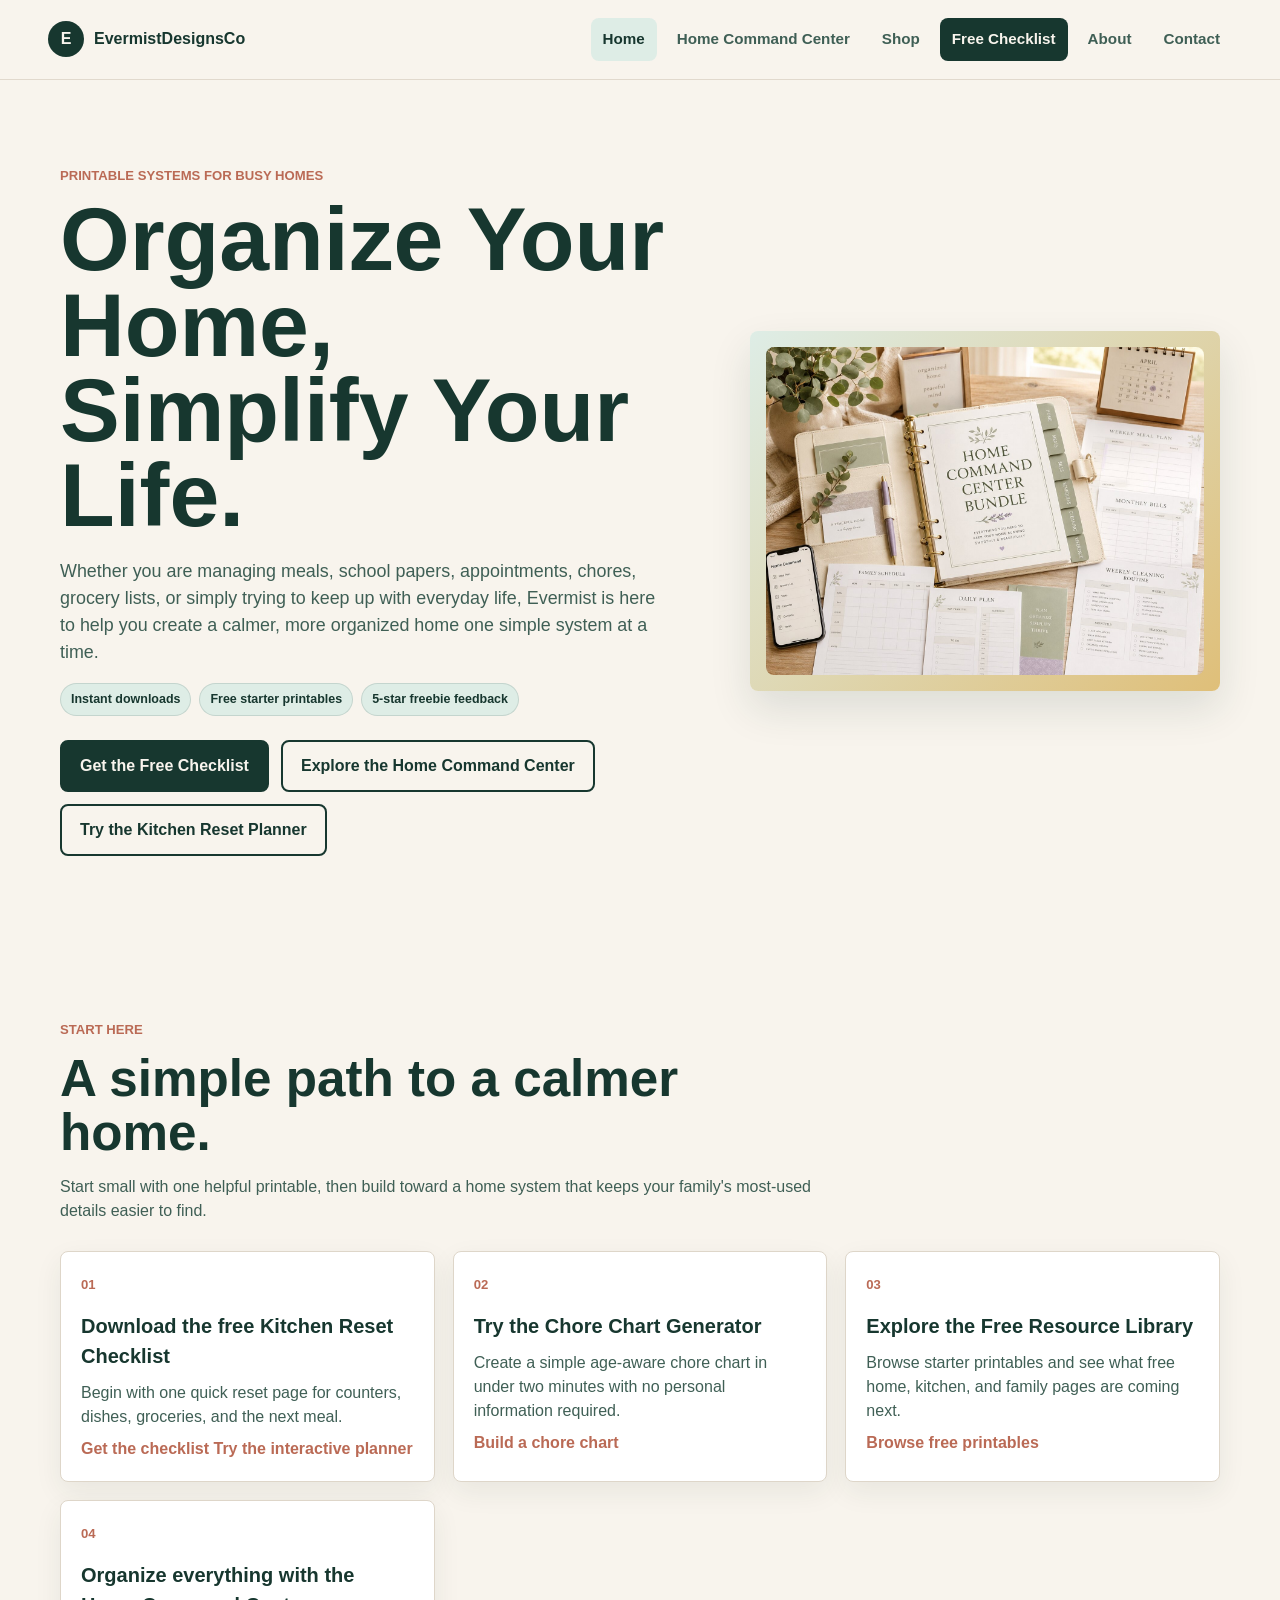
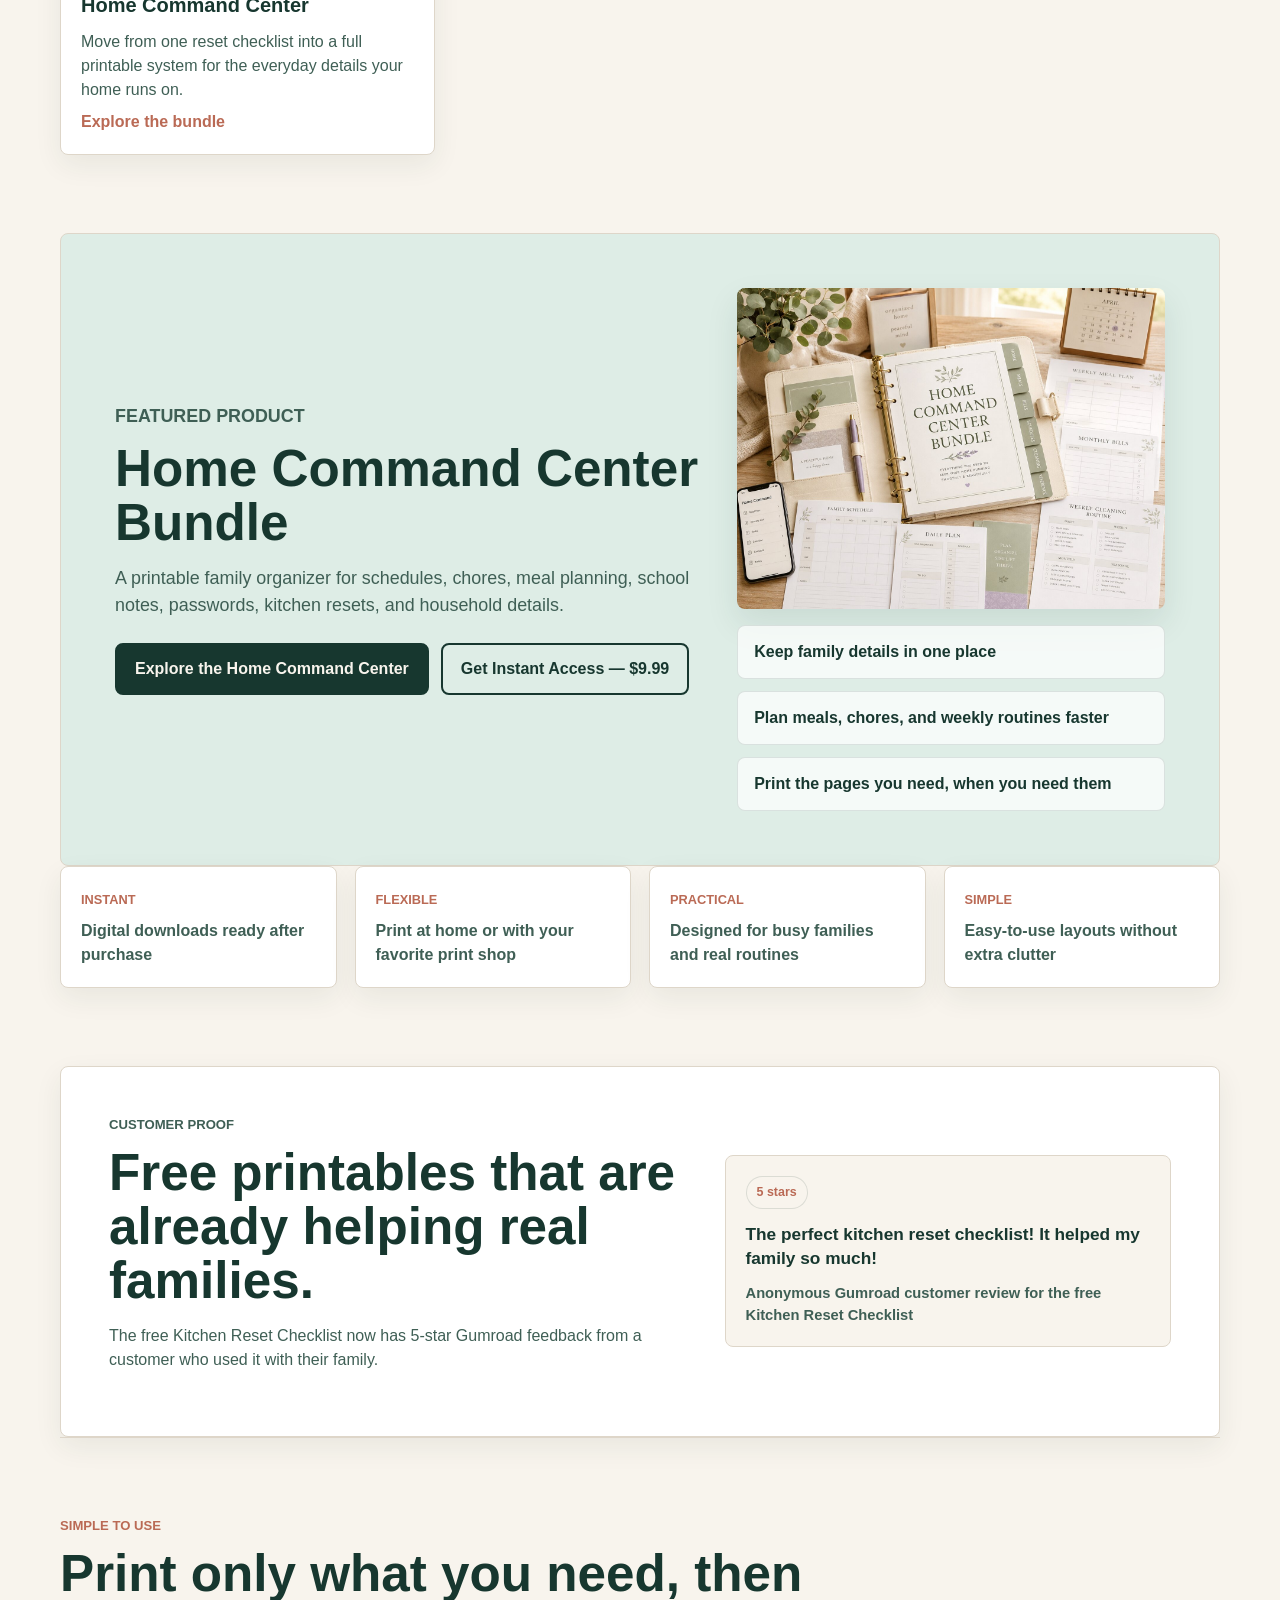
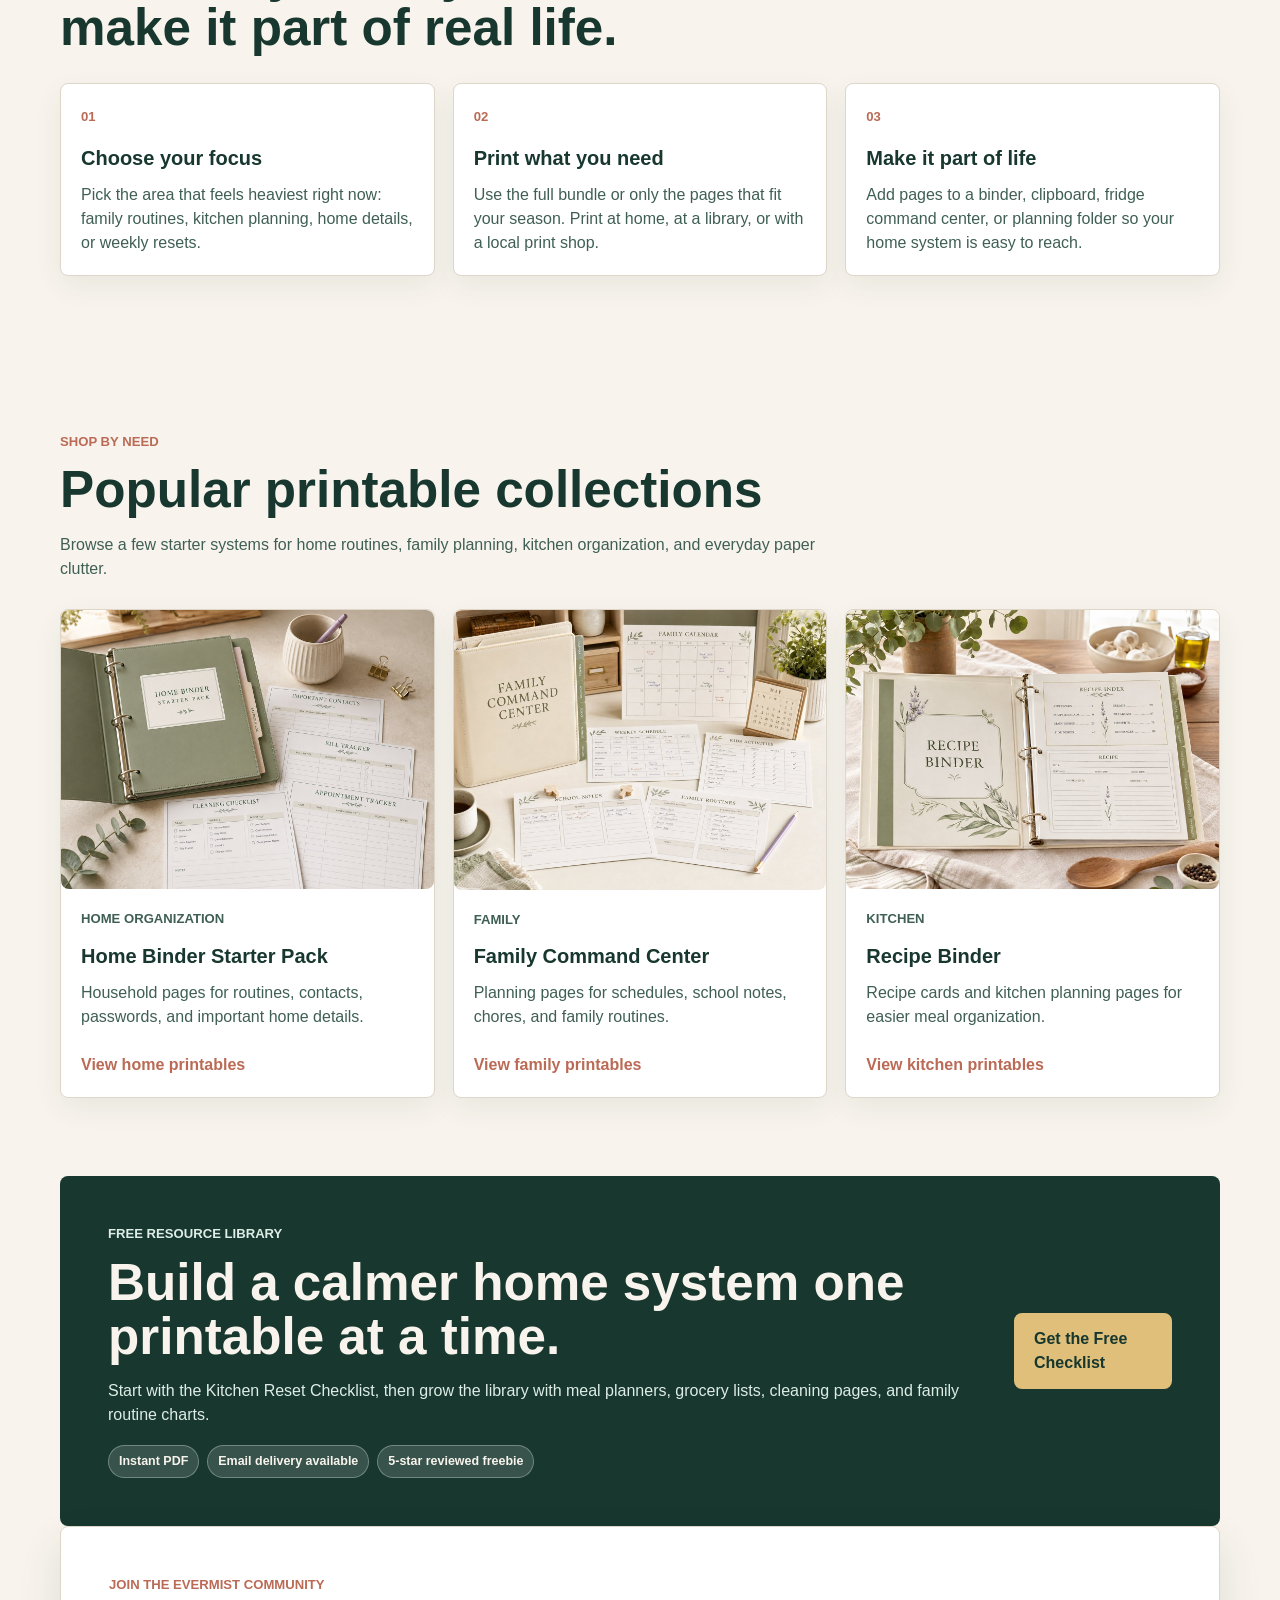
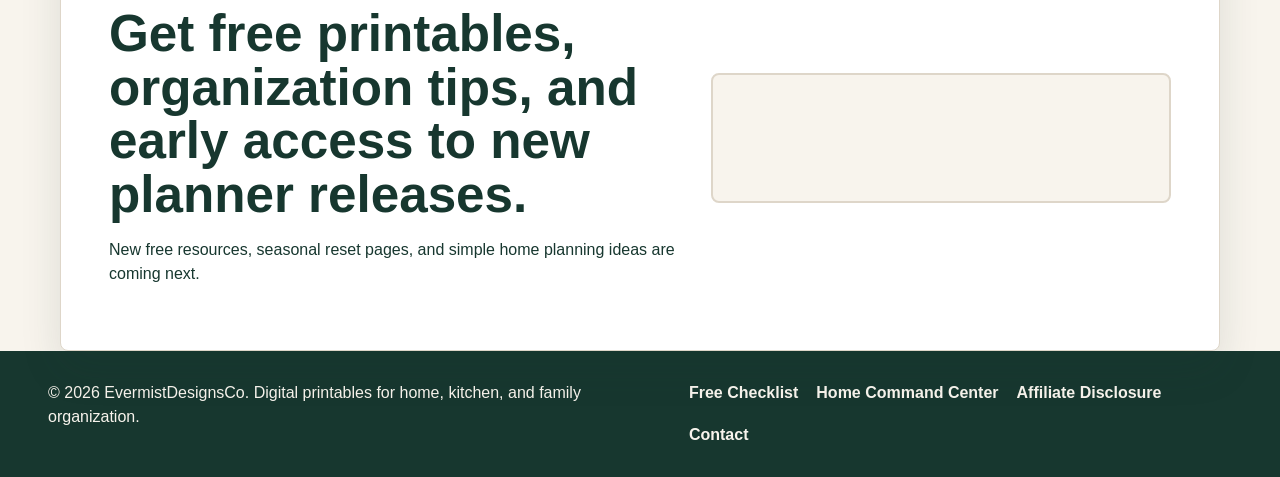
<file: site/index.html>
<!doctype html>
<html lang="en">
  <head>
    <meta charset="utf-8">
    <meta name="viewport" content="width=device-width, initial-scale=1">
    <meta name="description" content="EvermistDesignsCo creates printable home organization systems, family command center resources, kitchen reset tools, and printable planners for busy homes.">
    <meta name="p:domain_verify" content="3a80757b731968896e18bf82be5cf312">
    <title>EvermistDesignsCo | Organize Your Home, Simplify Your Life</title>
    <link rel="canonical" href="https://evermistdesigns.page/">
    <meta property="og:title" content="EvermistDesignsCo | Organize Your Home, Simplify Your Life">
    <meta property="og:description" content="Free and premium printable systems for home organization, family routines, kitchen planning, and calmer everyday life.">
    <meta property="og:type" content="website">
    <meta property="og:url" content="https://evermistdesigns.page/">
    <meta property="og:image" content="https://evermistdesigns.page/assets/images/home-command-center-bundle.jpg">
    <link rel="stylesheet" href="assets/css/styles.css">
    <script>
      window.plausible = window.plausible || function() {
        (window.plausible.q = window.plausible.q || []).push(arguments);
      };
    </script>
    <script defer data-domain="evermistdesigns.page" src="https://plausible.io/js/script.js"></script>
    <script type="application/ld+json">
      {
        "@context": "https://schema.org",
        "@type": "Organization",
        "name": "EvermistDesignsCo",
        "url": "https://evermistdesigns.page/",
        "sameAs": [
          "https://www.facebook.com/EvermistDesignsCo",
          "https://www.pinterest.com/evermistdesignsco/",
          "https://evermistdesignsco.gumroad.com/"
        ],
        "description": "Printable home organization systems, family command center resources, kitchen reset tools, and printable planners for busy homes."
      }
    </script>
    <!-- MailerLite Universal -->
    <script>
      (function(w,d,e,u,f,l,n){w[f]=w[f]||function(){(w[f].q=w[f].q||[])
      .push(arguments);},l=d.createElement(e),l.async=1,l.src=u,
      n=d.getElementsByTagName(e)[0],n.parentNode.insertBefore(l,n);})
      (window,document,'script','https://assets.mailerlite.com/js/universal.js','ml');
      ml('account', '2519604');
    </script>
    <!-- End MailerLite Universal -->
  </head>
  <body>
    <header class="site-header">
      <a class="brand" href="index.html" aria-label="EvermistDesignsCo home">
        <span class="brand-mark">E</span>
        <span>EvermistDesignsCo</span>
      </a>
      <button class="nav-toggle" type="button" aria-expanded="false" aria-controls="site-nav">
        <span class="sr-only">Toggle navigation</span>
        <span></span>
        <span></span>
        <span></span>
      </button>
      <nav class="site-nav" id="site-nav" aria-label="Main navigation">
        <a href="index.html" aria-current="page">Home</a>
        <a href="home-command-center.html">Home Command Center</a>
        <a href="shop.html">Shop</a>
        <a class="nav-cta" href="resources.html#free-library-signup">Free Checklist</a>
        <a href="about.html">About</a>
        <a href="contact.html">Contact</a>
      </nav>
    </header>

    <main>
      <section class="hero">
        <div class="hero-copy">
          <p class="eyebrow">Printable systems for busy homes</p>
          <h1>Organize Your Home, Simplify Your Life.</h1>
          <p class="hero-text">Whether you are managing meals, school papers, appointments, chores, grocery lists, or simply trying to keep up with everyday life, Evermist is here to help you create a calmer, more organized home one simple system at a time.</p>
          <div class="proof-row" aria-label="Evermist trust signals">
            <span class="proof-pill">Instant downloads</span>
            <span class="proof-pill">Free starter printables</span>
            <span class="proof-pill">5-star freebie feedback</span>
          </div>
          <div class="hero-actions" aria-label="Primary actions">
            <a class="button primary" href="resources.html#free-library-signup">Get the Free Checklist</a>
            <a class="button secondary" href="home-command-center.html">Explore the Home Command Center</a>
            <a class="button secondary" href="kitchen-reset-planner.html">Try the Kitchen Reset Planner</a>
          </div>
        </div>
        <div class="hero-media" aria-label="Featured product preview">
          <img src="assets/images/home-command-center-bundle.jpg" alt="Home Command Center Bundle printable preview" fetchpriority="high">
        </div>
      </section>

      <section class="section start-here" aria-labelledby="start-here-title">
        <div class="section-heading">
          <p class="eyebrow">Start here</p>
          <h2 id="start-here-title">A simple path to a calmer home.</h2>
          <p>Start small with one helpful printable, then build toward a home system that keeps your family's most-used details easier to find.</p>
        </div>
        <div class="step-grid">
          <article>
            <span>01</span>
            <h3>Download the free Kitchen Reset Checklist</h3>
            <p>Begin with one quick reset page for counters, dishes, groceries, and the next meal.</p>
            <a class="text-link" href="kitchen-reset-checklist.html">Get the checklist</a>
            <a class="text-link" href="kitchen-reset-planner.html">Try the interactive planner</a>
          </article>
          <article>
            <span>02</span>
            <h3>Try the Chore Chart Generator</h3>
            <p>Create a simple age-aware chore chart in under two minutes with no personal information required.</p>
            <a class="text-link" href="chore-chart-generator.html">Build a chore chart</a>
          </article>
          <article>
            <span>03</span>
            <h3>Explore the Free Resource Library</h3>
            <p>Browse starter printables and see what free home, kitchen, and family pages are coming next.</p>
            <a class="text-link" href="resources.html">Browse free printables</a>
          </article>
          <article>
            <span>04</span>
            <h3>Organize everything with the Home Command Center</h3>
            <p>Move from one reset checklist into a full printable system for the everyday details your home runs on.</p>
            <a class="text-link" href="home-command-center.html">Explore the bundle</a>
          </article>
        </div>
      </section>

      <section class="section feature-band" aria-labelledby="featured-product">
        <div class="feature-copy">
          <p class="eyebrow">Featured product</p>
          <h2 id="featured-product">Home Command Center Bundle</h2>
          <p>A printable family organizer for schedules, chores, meal planning, school notes, passwords, kitchen resets, and household details.</p>
          <div class="button-row">
            <a class="button primary" href="home-command-center.html">Explore the Home Command Center</a>
            <a class="button secondary" href="https://evermistdesignsco.gumroad.com/l/home-command-center-bundle?utm_source=evermist_website&amp;utm_medium=homepage&amp;utm_campaign=home_command_center">Get Instant Access — $9.99</a>
          </div>
        </div>
        <div class="feature-visual">
          <img src="assets/images/home-command-center-bundle.jpg" alt="Home Command Center Bundle page mockups" loading="lazy" decoding="async">
          <ul class="benefit-list" aria-label="Bundle benefits">
            <li>Keep family details in one place</li>
            <li>Plan meals, chores, and weekly routines faster</li>
            <li>Print the pages you need, when you need them</li>
          </ul>
        </div>
      </section>

      <section class="section trust-strip" aria-label="Why shoppers choose Evermist">
        <article>
          <span>Instant</span>
          <p>Digital downloads ready after purchase</p>
        </article>
        <article>
          <span>Flexible</span>
          <p>Print at home or with your favorite print shop</p>
        </article>
        <article>
          <span>Practical</span>
          <p>Designed for busy families and real routines</p>
        </article>
        <article>
          <span>Simple</span>
          <p>Easy-to-use layouts without extra clutter</p>
        </article>
      </section>

      <section class="section social-proof-panel" aria-labelledby="social-proof-title">
        <div>
          <p class="eyebrow">Customer proof</p>
          <h2 id="social-proof-title">Free printables that are already helping real families.</h2>
          <p>The free Kitchen Reset Checklist now has 5-star Gumroad feedback from a customer who used it with their family.</p>
        </div>
        <figure class="testimonial-card">
          <div class="rating-badge" aria-label="5 out of 5 stars">5 stars</div>
          <blockquote>The perfect kitchen reset checklist! It helped my family so much!</blockquote>
          <figcaption>Anonymous Gumroad customer review for the free Kitchen Reset Checklist</figcaption>
        </figure>
      </section>

      <section class="section how-it-works" aria-labelledby="how-it-works-title">
        <div class="section-heading">
          <p class="eyebrow">Simple to use</p>
          <h2 id="how-it-works-title">Print only what you need, then make it part of real life.</h2>
        </div>
        <div class="step-grid">
          <article>
            <span>01</span>
            <h3>Choose your focus</h3>
            <p>Pick the area that feels heaviest right now: family routines, kitchen planning, home details, or weekly resets.</p>
          </article>
          <article>
            <span>02</span>
            <h3>Print what you need</h3>
            <p>Use the full bundle or only the pages that fit your season. Print at home, at a library, or with a local print shop.</p>
          </article>
          <article>
            <span>03</span>
            <h3>Make it part of life</h3>
            <p>Add pages to a binder, clipboard, fridge command center, or planning folder so your home system is easy to reach.</p>
          </article>
        </div>
      </section>

      <section class="section product-preview" aria-labelledby="popular-products">
        <div class="section-heading">
          <p class="eyebrow">Shop by need</p>
          <h2 id="popular-products">Popular printable collections</h2>
          <p>Browse a few starter systems for home routines, family planning, kitchen organization, and everyday paper clutter.</p>
        </div>
        <div class="product-grid">
          <article class="product-card">
            <img src="assets/images/home-binder-starter-pack.jpg" alt="Home Binder Starter Pack preview" loading="lazy" decoding="async">
            <div>
              <p class="product-kicker">Home Organization</p>
              <h3>Home Binder Starter Pack</h3>
              <p>Household pages for routines, contacts, passwords, and important home details.</p>
              <a class="text-link" href="shop.html#home-organization">View home printables</a>
            </div>
          </article>
          <article class="product-card">
            <img src="assets/images/family-command-center.jpg" alt="Family Command Center Printable Pack preview" loading="lazy" decoding="async">
            <div>
              <p class="product-kicker">Family</p>
              <h3>Family Command Center</h3>
              <p>Planning pages for schedules, school notes, chores, and family routines.</p>
              <a class="text-link" href="shop.html#family">View family printables</a>
            </div>
          </article>
          <article class="product-card">
            <img src="assets/images/recipe-binder.jpg" alt="Recipe Binder printable preview" loading="lazy" decoding="async">
            <div>
              <p class="product-kicker">Kitchen</p>
              <h3>Recipe Binder</h3>
              <p>Recipe cards and kitchen planning pages for easier meal organization.</p>
              <a class="text-link" href="shop.html#kitchen">View kitchen printables</a>
            </div>
          </article>
        </div>
      </section>

      <section class="section library-callout" aria-labelledby="library-title">
        <div>
          <p class="eyebrow">Free resource library</p>
          <h2 id="library-title">Build a calmer home system one printable at a time.</h2>
          <p>Start with the Kitchen Reset Checklist, then grow the library with meal planners, grocery lists, cleaning pages, and family routine charts.</p>
          <div class="proof-row" aria-label="Free library trust signals">
            <span class="proof-pill light">Instant PDF</span>
            <span class="proof-pill light">Email delivery available</span>
            <span class="proof-pill light">5-star reviewed freebie</span>
          </div>
        </div>
        <a class="button primary" href="resources.html#free-library-signup">Get the Free Checklist</a>
      </section>

      <section class="section newsletter-panel" aria-labelledby="newsletter-title">
        <div>
          <p class="eyebrow">Join the Evermist community</p>
          <h2 id="newsletter-title">Get free printables, organization tips, and early access to new planner releases.</h2>
          <p>New free resources, seasonal reset pages, and simple home planning ideas are coming next.</p>
        </div>
        <div class="mailer-lite-form" aria-label="Evermist email signup form">
          <div class="ml-embedded" data-form="aeBTeS"></div>
        </div>
      </section>
    </main>

    <footer class="site-footer">
      <p>&copy; 2026 EvermistDesignsCo. Digital printables for home, kitchen, and family organization.</p>
      <div class="footer-links">
        <a href="resources.html#free-library-signup">Free Checklist</a>
        <a href="home-command-center.html">Home Command Center</a>
        <a href="disclosure.html">Affiliate Disclosure</a>
        <a href="contact.html">Contact</a>
      </div>
    </footer>
    <script src="assets/js/main.js"></script>
  </body>
</html>
</file>
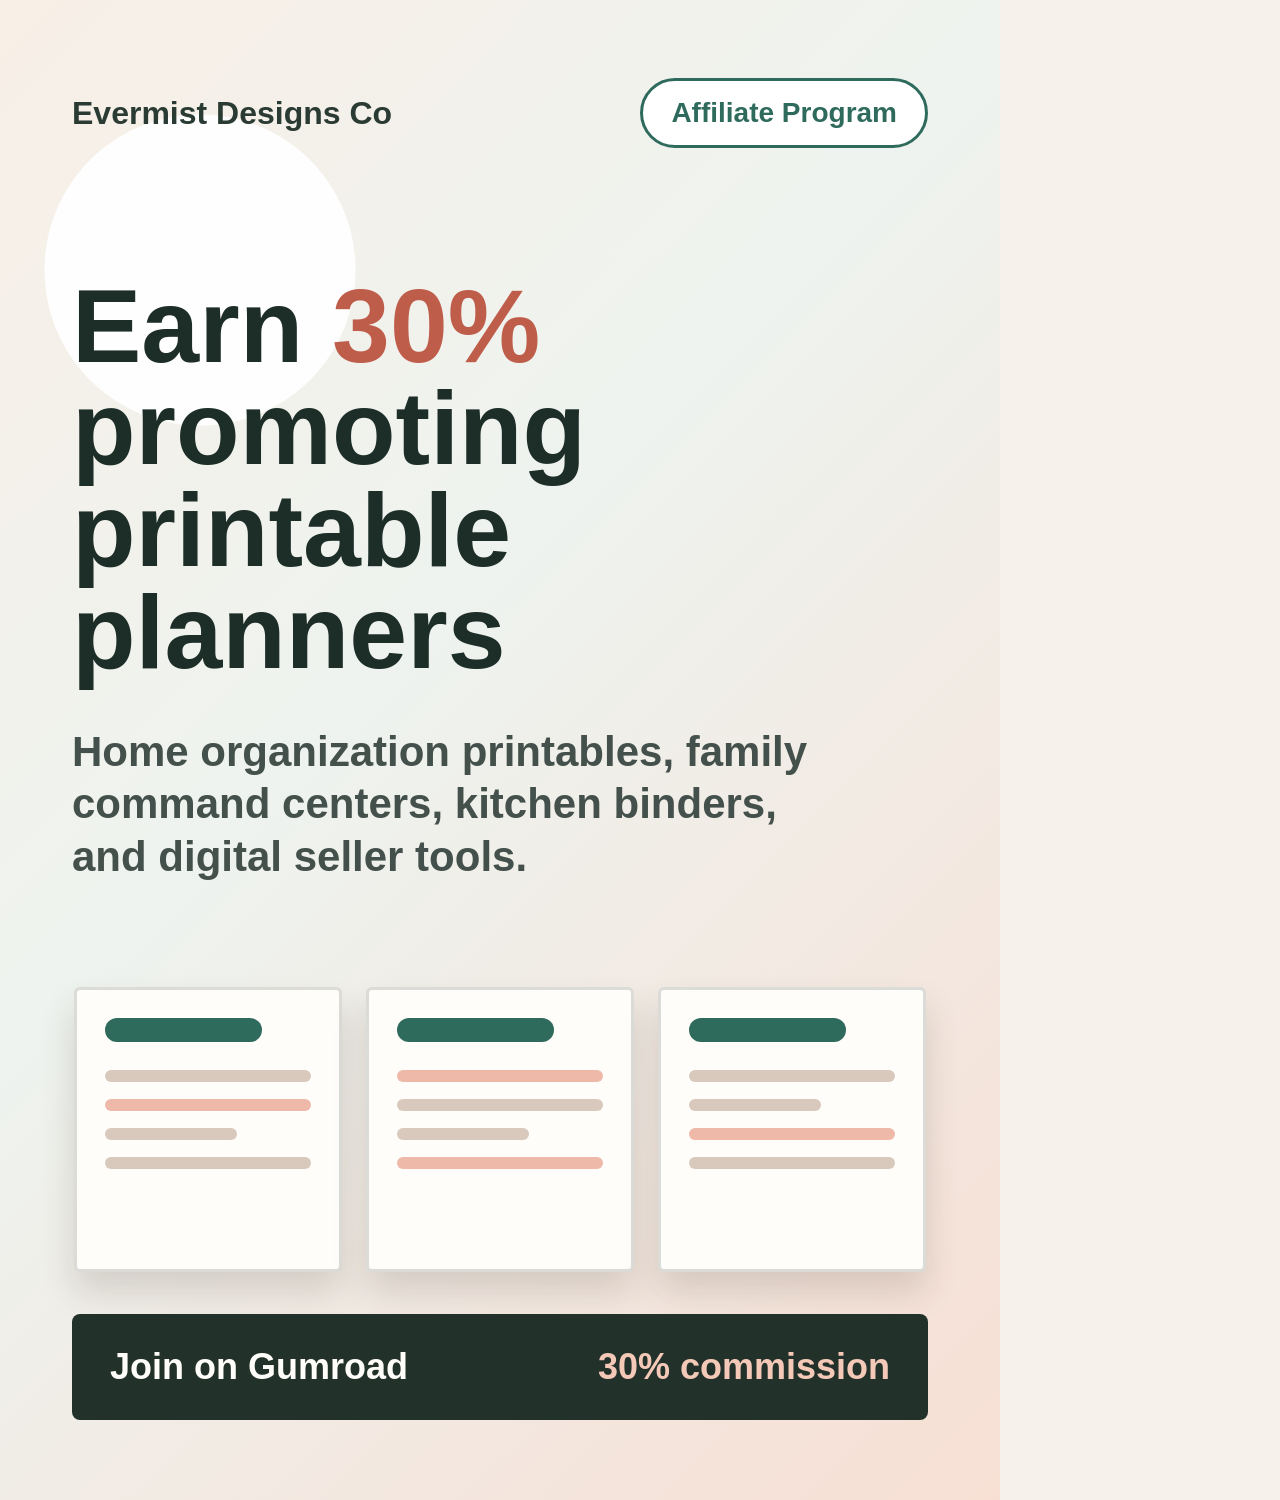
<file: pinterest-affiliate-pin.html>
<!doctype html>
<html lang="en">
<head>
  <meta charset="utf-8">
  <meta name="viewport" content="width=device-width, initial-scale=1">
  <title>Evermist Designs Co Affiliate Pin</title>
  <style>
    * {
      box-sizing: border-box;
    }

    html,
    body {
      margin: 0;
      width: 100%;
      min-height: 100%;
      background: #f6f1ea;
      font-family: "Segoe UI", Arial, sans-serif;
    }

    .pin {
      width: 1000px;
      height: 1500px;
      position: relative;
      overflow: hidden;
      background:
        radial-gradient(circle at 20% 18%, rgba(255, 255, 255, .95) 0 155px, transparent 156px),
        linear-gradient(135deg, #f8efe6 0%, #eef3ef 42%, #f7dfd4 100%);
      color: #23312b;
      padding: 78px 72px;
    }

    .brand {
      display: flex;
      align-items: center;
      justify-content: space-between;
      gap: 32px;
      font-size: 32px;
      font-weight: 700;
      letter-spacing: 0;
      color: #2a3b34;
    }

    .badge {
      border: 3px solid #2f6b5d;
      background: #ffffff;
      border-radius: 999px;
      color: #2f6b5d;
      font-size: 28px;
      font-weight: 800;
      padding: 16px 28px;
      white-space: nowrap;
    }

    .headline {
      margin: 128px 0 0;
      max-width: 820px;
      font-size: 104px;
      line-height: .98;
      font-weight: 850;
      color: #1d2d28;
    }

    .headline span {
      color: #bf5d4b;
    }

    .subhead {
      margin: 42px 0 0;
      max-width: 760px;
      font-size: 42px;
      line-height: 1.25;
      font-weight: 600;
      color: #44504b;
    }

    .preview {
      position: absolute;
      left: 74px;
      right: 74px;
      bottom: 228px;
      display: grid;
      grid-template-columns: repeat(3, 1fr);
      gap: 24px;
    }

    .page {
      height: 285px;
      border-radius: 6px;
      background: #fffdf9;
      border: 3px solid rgba(35, 49, 43, .16);
      box-shadow: 0 20px 34px rgba(65, 50, 39, .16);
      padding: 28px;
    }

    .page-title {
      height: 24px;
      width: 76%;
      border-radius: 999px;
      background: #2f6b5d;
      margin-bottom: 28px;
    }

    .line {
      height: 12px;
      border-radius: 999px;
      background: #d9c9bc;
      margin: 17px 0;
    }

    .line.short {
      width: 64%;
    }

    .line.alt {
      background: #eeb9a8;
    }

    .cta {
      position: absolute;
      left: 72px;
      right: 72px;
      bottom: 80px;
      display: flex;
      align-items: center;
      justify-content: space-between;
      gap: 28px;
      background: #23312b;
      color: #fffdf9;
      border-radius: 8px;
      padding: 32px 38px;
      font-size: 36px;
      font-weight: 800;
    }

    .cta span {
      color: #f5c9b8;
      white-space: nowrap;
    }
  </style>
</head>
<body>
  <main class="pin" aria-label="Evermist Designs Co affiliate pin">
    <section class="brand">
      <div>Evermist Designs Co</div>
      <div class="badge">Affiliate Program</div>
    </section>

    <h1 class="headline">Earn <span>30%</span> promoting printable planners</h1>
    <p class="subhead">Home organization printables, family command centers, kitchen binders, and digital seller tools.</p>

    <section class="preview" aria-hidden="true">
      <div class="page">
        <div class="page-title"></div>
        <div class="line"></div>
        <div class="line alt"></div>
        <div class="line short"></div>
        <div class="line"></div>
      </div>
      <div class="page">
        <div class="page-title"></div>
        <div class="line alt"></div>
        <div class="line"></div>
        <div class="line short"></div>
        <div class="line alt"></div>
      </div>
      <div class="page">
        <div class="page-title"></div>
        <div class="line"></div>
        <div class="line short"></div>
        <div class="line alt"></div>
        <div class="line"></div>
      </div>
    </section>

    <div class="cta">
      <div>Join on Gumroad</div>
      <span>30% commission</span>
    </div>
  </main>
</body>
</html>
</file>
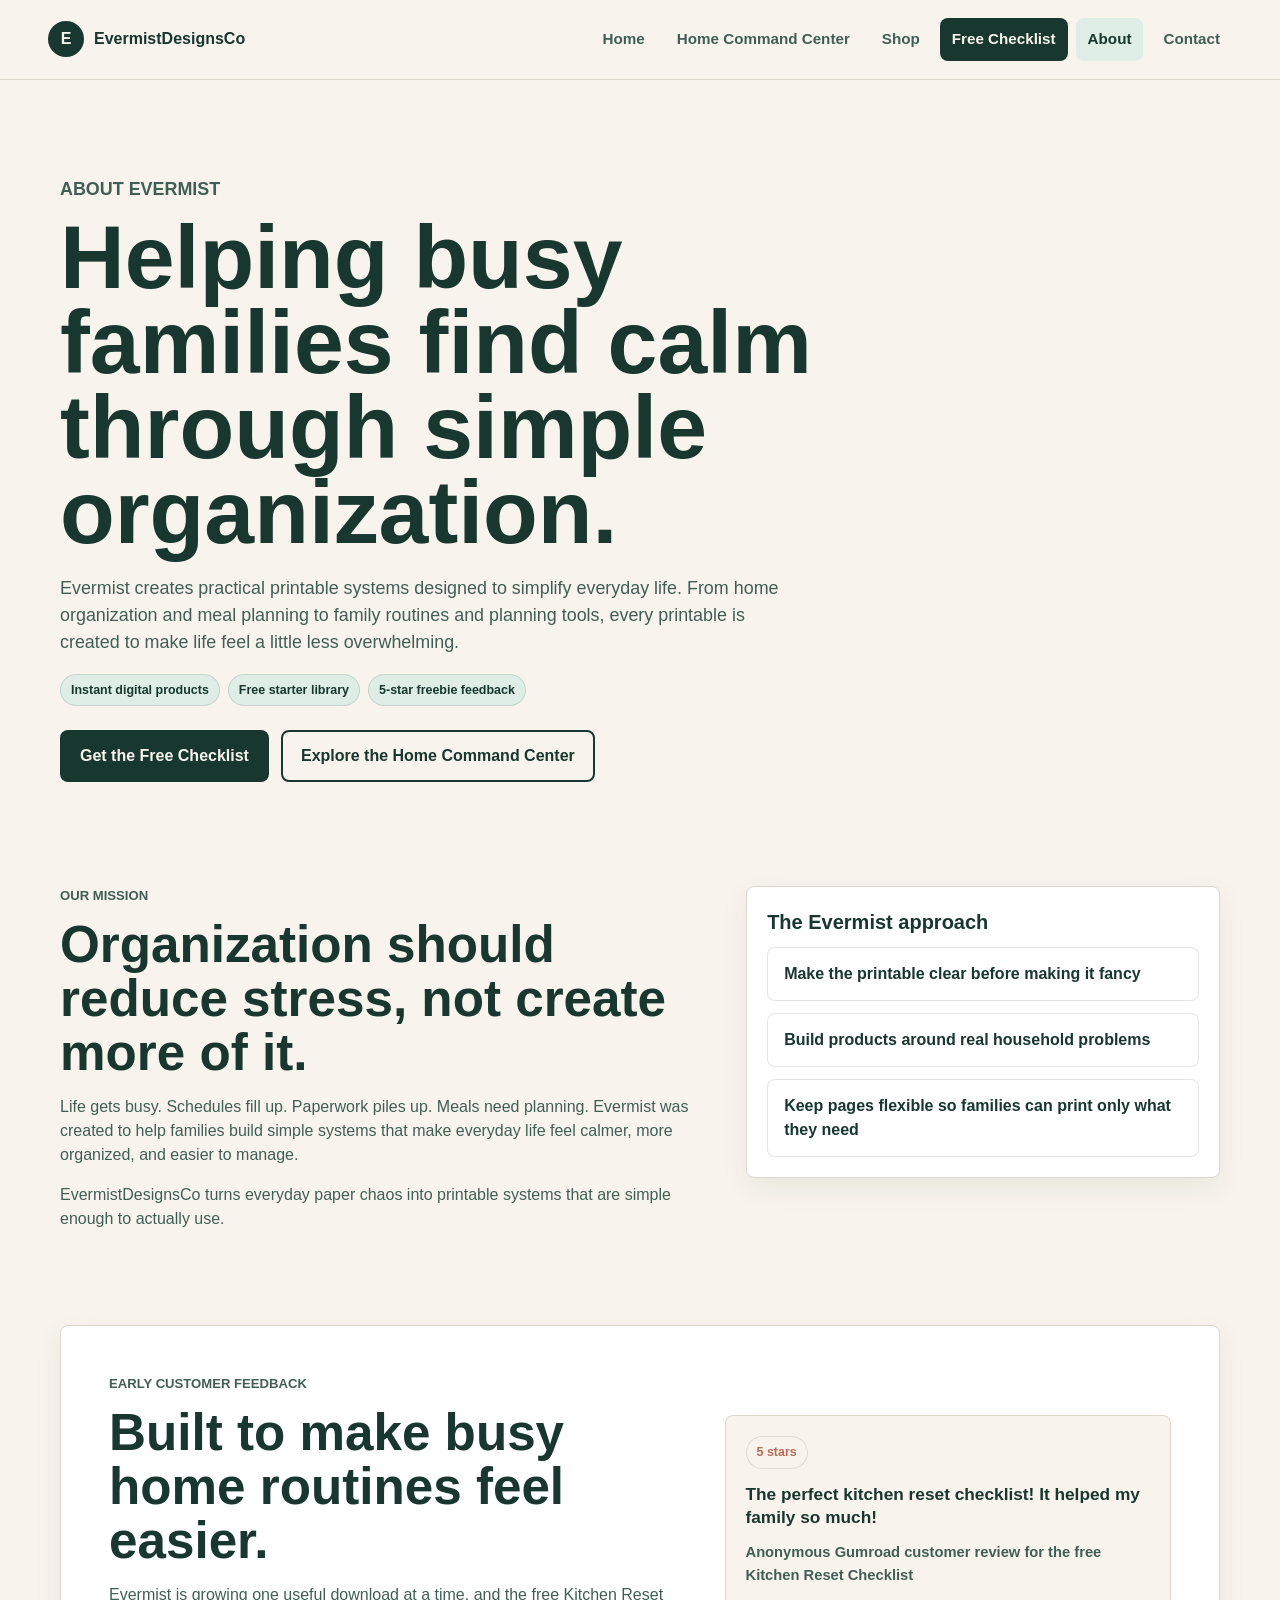
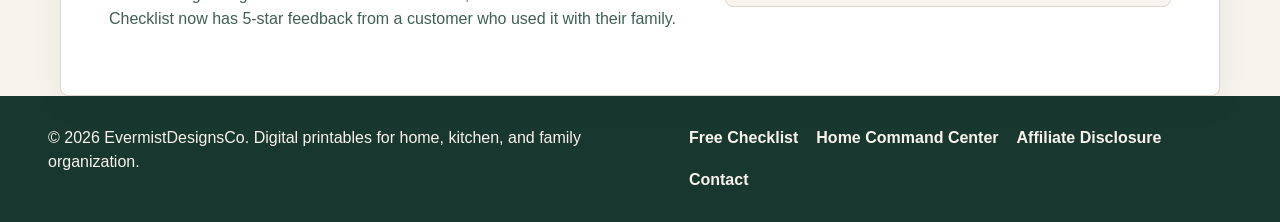
<file: site/about.html>
<!doctype html>
<html lang="en">
  <head>
    <meta charset="utf-8">
    <meta name="viewport" content="width=device-width, initial-scale=1">
    <meta name="description" content="Learn about EvermistDesignsCo and the mission behind its printable home organization tools.">
    <meta name="p:domain_verify" content="3a80757b731968896e18bf82be5cf312">
    <title>About | EvermistDesignsCo</title>
    <link rel="canonical" href="https://evermistdesigns.page/about.html">
    <meta property="og:title" content="About EvermistDesignsCo">
    <meta property="og:description" content="EvermistDesignsCo creates printable home organization systems for busy families, kitchens, routines, and household planning.">
    <meta property="og:type" content="website">
    <meta property="og:url" content="https://evermistdesigns.page/about.html">
    <meta property="og:image" content="https://evermistdesigns.page/assets/images/home-command-center-bundle.jpg">
    <link rel="stylesheet" href="assets/css/styles.css">
    <script>
      window.plausible = window.plausible || function() {
        (window.plausible.q = window.plausible.q || []).push(arguments);
      };
    </script>
    <script defer data-domain="evermistdesigns.page" src="https://plausible.io/js/script.js"></script>
    <!-- MailerLite Universal -->
    <script>
      (function(w,d,e,u,f,l,n){w[f]=w[f]||function(){(w[f].q=w[f].q||[])
      .push(arguments);},l=d.createElement(e),l.async=1,l.src=u,
      n=d.getElementsByTagName(e)[0],n.parentNode.insertBefore(l,n);})
      (window,document,'script','https://assets.mailerlite.com/js/universal.js','ml');
      ml('account', '2519604');
    </script>
    <!-- End MailerLite Universal -->
  </head>
  <body>
    <header class="site-header">
      <a class="brand" href="index.html" aria-label="EvermistDesignsCo home">
        <span class="brand-mark">E</span>
        <span>EvermistDesignsCo</span>
      </a>
      <button class="nav-toggle" type="button" aria-expanded="false" aria-controls="site-nav">
        <span class="sr-only">Toggle navigation</span>
        <span></span>
        <span></span>
        <span></span>
      </button>
      <nav class="site-nav" id="site-nav" aria-label="Main navigation">
        <a href="index.html">Home</a>
        <a href="home-command-center.html">Home Command Center</a>
        <a href="shop.html">Shop</a>
        <a class="nav-cta" href="resources.html#free-library-signup">Free Checklist</a>
        <a href="about.html" aria-current="page">About</a>
        <a href="contact.html">Contact</a>
      </nav>
    </header>

    <main>
      <section class="page-hero">
        <p class="eyebrow">About Evermist</p>
        <h1>Helping busy families find calm through simple organization.</h1>
        <p>Evermist creates practical printable systems designed to simplify everyday life. From home organization and meal planning to family routines and planning tools, every printable is created to make life feel a little less overwhelming.</p>
        <div class="proof-row" aria-label="Evermist trust signals">
          <span class="proof-pill">Instant digital products</span>
          <span class="proof-pill">Free starter library</span>
          <span class="proof-pill">5-star freebie feedback</span>
        </div>
        <div class="button-row">
          <a class="button primary" href="resources.html#free-library-signup">Get the Free Checklist</a>
          <a class="button secondary" href="home-command-center.html">Explore the Home Command Center</a>
        </div>
      </section>

      <section class="section split-story">
        <div>
          <p class="eyebrow">Our mission</p>
          <h2>Organization should reduce stress, not create more of it.</h2>
          <p>Life gets busy. Schedules fill up. Paperwork piles up. Meals need planning. Evermist was created to help families build simple systems that make everyday life feel calmer, more organized, and easier to manage.</p>
          <p>EvermistDesignsCo turns everyday paper chaos into printable systems that are simple enough to actually use.</p>
        </div>
        <div class="story-note">
          <h3>The Evermist approach</h3>
          <ul class="benefit-list">
            <li>Make the printable clear before making it fancy</li>
            <li>Build products around real household problems</li>
            <li>Keep pages flexible so families can print only what they need</li>
          </ul>
        </div>
      </section>

      <section class="section social-proof-panel" aria-labelledby="about-proof-title">
        <div>
          <p class="eyebrow">Early customer feedback</p>
          <h2 id="about-proof-title">Built to make busy home routines feel easier.</h2>
          <p>Evermist is growing one useful download at a time, and the free Kitchen Reset Checklist now has 5-star feedback from a customer who used it with their family.</p>
        </div>
        <figure class="testimonial-card">
          <div class="rating-badge" aria-label="5 out of 5 stars">5 stars</div>
          <blockquote>The perfect kitchen reset checklist! It helped my family so much!</blockquote>
          <figcaption>Anonymous Gumroad customer review for the free Kitchen Reset Checklist</figcaption>
        </figure>
      </section>
    </main>

    <footer class="site-footer">
      <p>&copy; 2026 EvermistDesignsCo. Digital printables for home, kitchen, and family organization.</p>
      <div class="footer-links">
        <a href="resources.html#free-library-signup">Free Checklist</a>
        <a href="home-command-center.html">Home Command Center</a>
        <a href="disclosure.html">Affiliate Disclosure</a>
        <a href="contact.html">Contact</a>
      </div>
    </footer>
    <script src="assets/js/main.js"></script>
  </body>
</html>
</file>
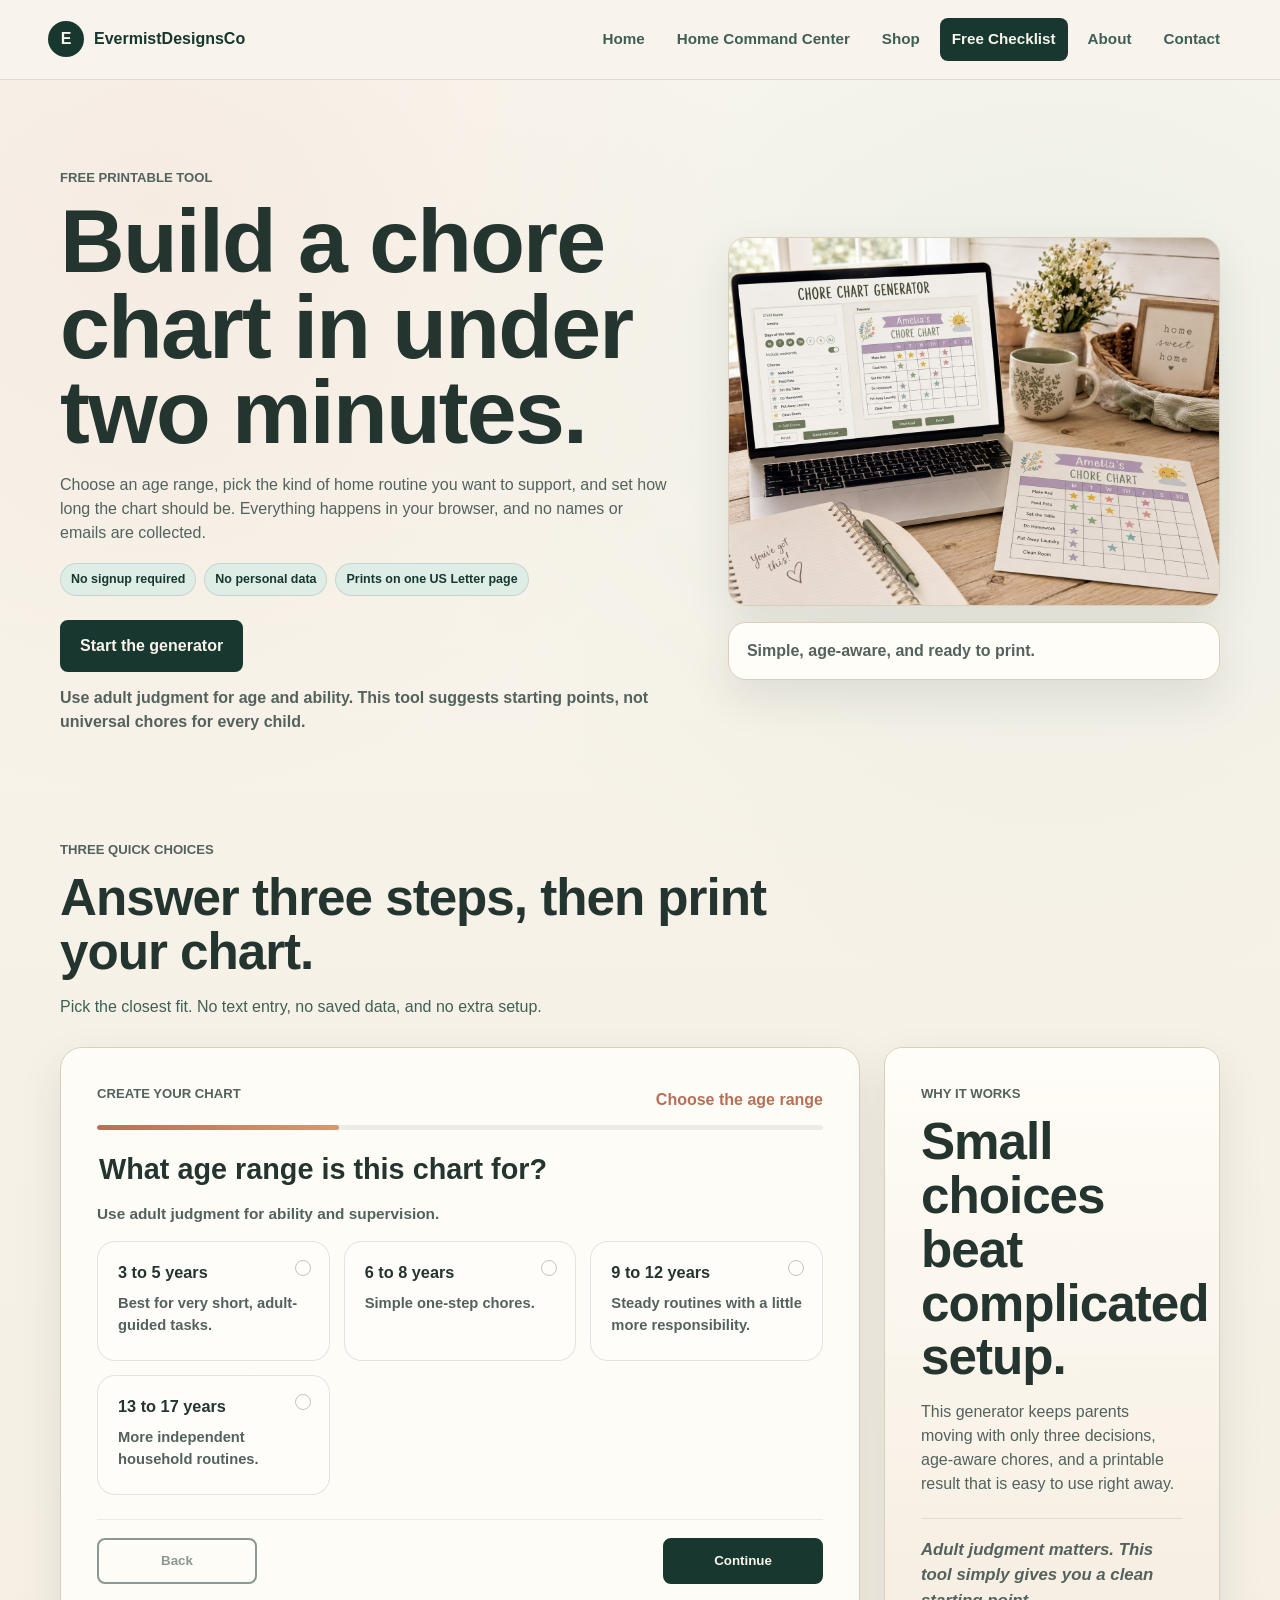
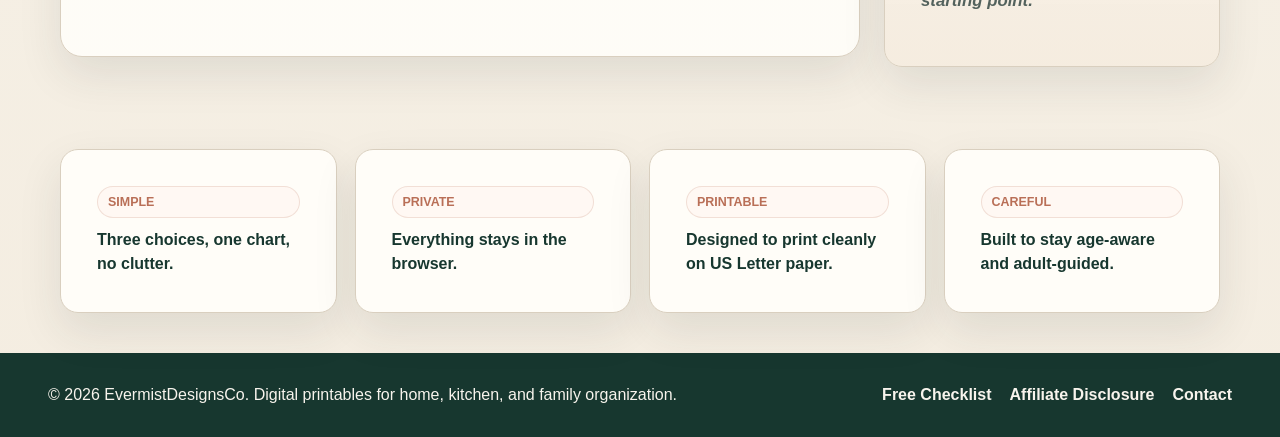
<file: site/chore-chart-generator.html>
<!doctype html>
<html lang="en">
  <head>
    <meta charset="utf-8">
    <meta name="viewport" content="width=device-width, initial-scale=1">
    <meta name="description" content="Create a free printable chore chart in under two minutes. Choose an age range, home focus, and chart length, then print a simple kid-friendly chart and explore the Home Command Center Bundle.">
    <meta name="p:domain_verify" content="3a80757b731968896e18bf82be5cf312">
    <title>Chore Chart Generator | EvermistDesignsCo</title>
    <link rel="canonical" href="https://evermistdesigns.page/chore-chart-generator.html">
    <meta property="og:title" content="Chore Chart Generator | EvermistDesignsCo">
    <meta property="og:description" content="Build a simple printable chore chart in under two minutes. Everything stays in your browser and nothing personal is collected.">
    <meta property="og:type" content="website">
    <meta property="og:url" content="https://evermistdesigns.page/chore-chart-generator.html">
    <meta property="og:image" content="https://evermistdesigns.page/assets/images/chore-chart-generator.jpg">
    <link rel="stylesheet" href="assets/css/styles.css">
    <link rel="stylesheet" href="assets/css/chore-chart-generator.css">
    <script>
      window.plausible = window.plausible || function() {
        (window.plausible.q = window.plausible.q || []).push(arguments);
      };
    </script>
    <script defer data-domain="evermistdesigns.page" src="https://plausible.io/js/script.js"></script>
    <script type="application/ld+json">
      {
        "@context": "https://schema.org",
        "@type": "CreativeWork",
        "name": "Chore Chart Generator",
        "creator": {
          "@type": "Organization",
          "name": "EvermistDesignsCo"
        },
        "description": "A free printable chore chart generator that stays in the browser and helps families create a simple age-aware chart in under two minutes.",
        "url": "https://evermistdesigns.page/chore-chart-generator.html",
        "isAccessibleForFree": true
      }
    </script>
  </head>
  <body class="chore-chart-page">
    <header class="site-header">
      <a class="brand" href="index.html" aria-label="EvermistDesignsCo home">
        <span class="brand-mark">E</span>
        <span>EvermistDesignsCo</span>
      </a>
      <button class="nav-toggle" type="button" aria-expanded="false" aria-controls="site-nav">
        <span class="sr-only">Toggle navigation</span>
        <span></span>
        <span></span>
        <span></span>
      </button>
      <nav class="site-nav" id="site-nav" aria-label="Main navigation">
        <a href="index.html">Home</a>
        <a href="home-command-center.html">Home Command Center</a>
        <a href="shop.html">Shop</a>
        <a class="nav-cta" href="resources.html#free-library-signup">Free Checklist</a>
        <a href="about.html">About</a>
        <a href="contact.html">Contact</a>
      </nav>
    </header>

    <main>
      <section class="generator-hero">
        <div class="generator-hero__copy">
          <p class="eyebrow">Free printable tool</p>
          <h1>Build a chore chart in under two minutes.</h1>
          <p>Choose an age range, pick the kind of home routine you want to support, and set how long the chart should be. Everything happens in your browser, and no names or emails are collected.</p>
          <div class="proof-row" aria-label="Chore chart trust signals">
            <span class="proof-pill">No signup required</span>
            <span class="proof-pill">No personal data</span>
            <span class="proof-pill">Prints on one US Letter page</span>
          </div>
          <div class="button-row">
            <a class="button primary" href="#generator-form">Start the generator</a>
          </div>
          <p class="generator-privacy-note">Use adult judgment for age and ability. This tool suggests starting points, not universal chores for every child.</p>
        </div>
        <div class="generator-hero__preview" aria-label="Preview of the Chore Chart Generator and a personalized printed chart">
          <img class="generator-hero__image" src="assets/images/chore-chart-generator.jpg" alt="Chore Chart Generator on a laptop beside a personalized printable chore chart" loading="eager" decoding="async">
          <div class="preview-note">
            <span>Simple, age-aware, and ready to print.</span>
          </div>
        </div>
      </section>

      <section class="section generator-panel" id="generator-form" aria-labelledby="generator-form-title">
        <div class="section-heading">
          <p class="eyebrow">Three quick choices</p>
          <h2 id="generator-form-title">Answer three steps, then print your chart.</h2>
          <p>Pick the closest fit. No text entry, no saved data, and no extra setup.</p>
        </div>

        <div class="generator-shell">
          <form class="generator-form" id="choreChartForm">
            <div class="generator-progress" aria-label="Generator progress">
              <div class="generator-progress__top">
                <p class="eyebrow">Create your chart</p>
                <span id="progressText">Choose the age range</span>
              </div>
              <div class="progress-track" aria-hidden="true">
                <span id="progressBar"></span>
              </div>
            </div>

            <fieldset class="generator-step is-active" data-step="1">
              <legend>What age range is this chart for?</legend>
              <p class="step-note">Use adult judgment for ability and supervision.</p>
              <div class="option-grid option-grid--three">
                <label class="generator-option">
                  <input type="radio" name="ageRange" value="3-5" required>
                  <span>3 to 5 years</span>
                  <small>Best for very short, adult-guided tasks.</small>
                </label>
                <label class="generator-option">
                  <input type="radio" name="ageRange" value="6-8">
                  <span>6 to 8 years</span>
                  <small>Simple one-step chores.</small>
                </label>
                <label class="generator-option">
                  <input type="radio" name="ageRange" value="9-12">
                  <span>9 to 12 years</span>
                  <small>Steady routines with a little more responsibility.</small>
                </label>
                <label class="generator-option">
                  <input type="radio" name="ageRange" value="13-17">
                  <span>13 to 17 years</span>
                  <small>More independent household routines.</small>
                </label>
              </div>
            </fieldset>

            <fieldset class="generator-step" data-step="2">
              <legend>What kind of home routine should it support?</legend>
              <div class="option-grid option-grid--three">
                <label class="generator-option">
                  <input type="radio" name="homeFocus" value="morning" required>
                  <span>Morning routine</span>
                  <small>Get ready and leave the house calmly.</small>
                </label>
                <label class="generator-option">
                  <input type="radio" name="homeFocus" value="after-school">
                  <span>After-school reset</span>
                  <small>Unpack, tidy, and settle in.</small>
                </label>
                <label class="generator-option">
                  <input type="radio" name="homeFocus" value="kitchen-helper">
                  <span>Kitchen helper</span>
                  <small>Simple support near meals and cleanup.</small>
                </label>
                <label class="generator-option">
                  <input type="radio" name="homeFocus" value="bedroom-reset">
                  <span>Bedroom reset</span>
                  <small>Keep the room easier to walk into.</small>
                </label>
                <label class="generator-option">
                  <input type="radio" name="homeFocus" value="bathroom-helper">
                  <span>Bathroom helper</span>
                  <small>Light tidy-up chores for shared spaces.</small>
                </label>
                <label class="generator-option">
                  <input type="radio" name="homeFocus" value="laundry-helper">
                  <span>Laundry helper</span>
                  <small>Sort, fold, and put away basics.</small>
                </label>
                <label class="generator-option">
                  <input type="radio" name="homeFocus" value="pet-care">
                  <span>Pet care</span>
                  <small>Gentle tasks with adult guidance.</small>
                </label>
                <label class="generator-option">
                  <input type="radio" name="homeFocus" value="weekend-reset">
                  <span>Weekend reset</span>
                  <small>A quick whole-home tidy.</small>
                </label>
                <label class="generator-option">
                  <input type="radio" name="homeFocus" value="general-reset">
                  <span>General family reset</span>
                  <small>Flexible chores for any room.</small>
                </label>
              </div>
            </fieldset>

            <fieldset class="generator-step" data-step="3">
              <legend>How many chores should the chart hold?</legend>
              <div class="option-grid option-grid--three">
                <label class="generator-option">
                  <input type="radio" name="chartLength" value="4" required>
                  <span>4 chores</span>
                  <small>Quick and manageable.</small>
                </label>
                <label class="generator-option">
                  <input type="radio" name="chartLength" value="6">
                  <span>6 chores</span>
                  <small>A balanced weekly chart.</small>
                </label>
                <label class="generator-option">
                  <input type="radio" name="chartLength" value="8">
                  <span>8 chores</span>
                  <small>A fuller chart for older kids.</small>
                </label>
              </div>
            </fieldset>

            <div class="generator-actions">
              <button class="button secondary" type="button" id="backButton" disabled>Back</button>
              <button class="button primary" type="button" id="nextButton">Continue</button>
            </div>
            <p class="generator-hint" id="generatorHint" role="status" aria-live="polite"></p>
          </form>

          <aside class="generator-side-note" aria-labelledby="why-generator-title">
            <p class="eyebrow">Why it works</p>
            <h2 id="why-generator-title">Small choices beat complicated setup.</h2>
            <p>This generator keeps parents moving with only three decisions, age-aware chores, and a printable result that is easy to use right away.</p>
            <p class="generator-quote">Adult judgment matters. This tool simply gives you a clean starting point.</p>
          </aside>
        </div>
      </section>

      <section class="section generator-result" id="resultPanel" aria-labelledby="resultTitle" aria-live="polite" hidden>
        <div class="result-header">
          <p class="eyebrow">Printable result</p>
          <h2 id="resultTitle">Your chore chart is ready.</h2>
          <p id="resultSummary"></p>
          <p class="result-reassurance">Use adult judgment for each child and print only the routines that fit your home.</p>
          <p class="result-note" id="resultNote"></p>
        </div>
        <div class="result-sheet">
          <div class="result-sheet__meta">
            <span id="chartTitle">My Chore Chart</span>
            <span id="chartFocus"></span>
            <span id="chartAge"></span>
          </div>
          <ol class="chart-grid" id="resultChores"></ol>
        </div>
        <div class="result-actions">
          <button class="button secondary" type="button" id="printButton">Print chart</button>
        </div>
        <div class="result-next-step">
          <div>
            <p class="eyebrow">Next step</p>
            <h3>Turn this chore chart into a calmer family week.</h3>
            <p>Now that chores have a place, the Home Command Center helps organize the rest of the family rhythm: schedules, routines, meals, school information, household details, and the little things everyone needs in one spot.</p>
          </div>
          <a class="button primary" id="choreCommandCenterCta" href="home-command-center.html" data-analytics-label="Chore Chart Home Command Center CTA">Explore the Home Command Center</a>
        </div>
      </section>

      <section class="section generator-trust" aria-label="Why families use this tool">
        <article>
          <span>Simple</span>
          <p>Three choices, one chart, no clutter.</p>
        </article>
        <article>
          <span>Private</span>
          <p>Everything stays in the browser.</p>
        </article>
        <article>
          <span>Printable</span>
          <p>Designed to print cleanly on US Letter paper.</p>
        </article>
        <article>
          <span>Careful</span>
          <p>Built to stay age-aware and adult-guided.</p>
        </article>
      </section>

    </main>

    <footer class="site-footer">
      <p>&copy; 2026 EvermistDesignsCo. Digital printables for home, kitchen, and family organization.</p>
      <div class="footer-links">
        <a href="resources.html#free-library-signup">Free Checklist</a>
        <a href="disclosure.html">Affiliate Disclosure</a>
        <a href="contact.html">Contact</a>
      </div>
    </footer>

    <script src="assets/js/main.js"></script>
    <script src="assets/js/chore-chart-generator.js"></script>
  </body>
</html>
</file>
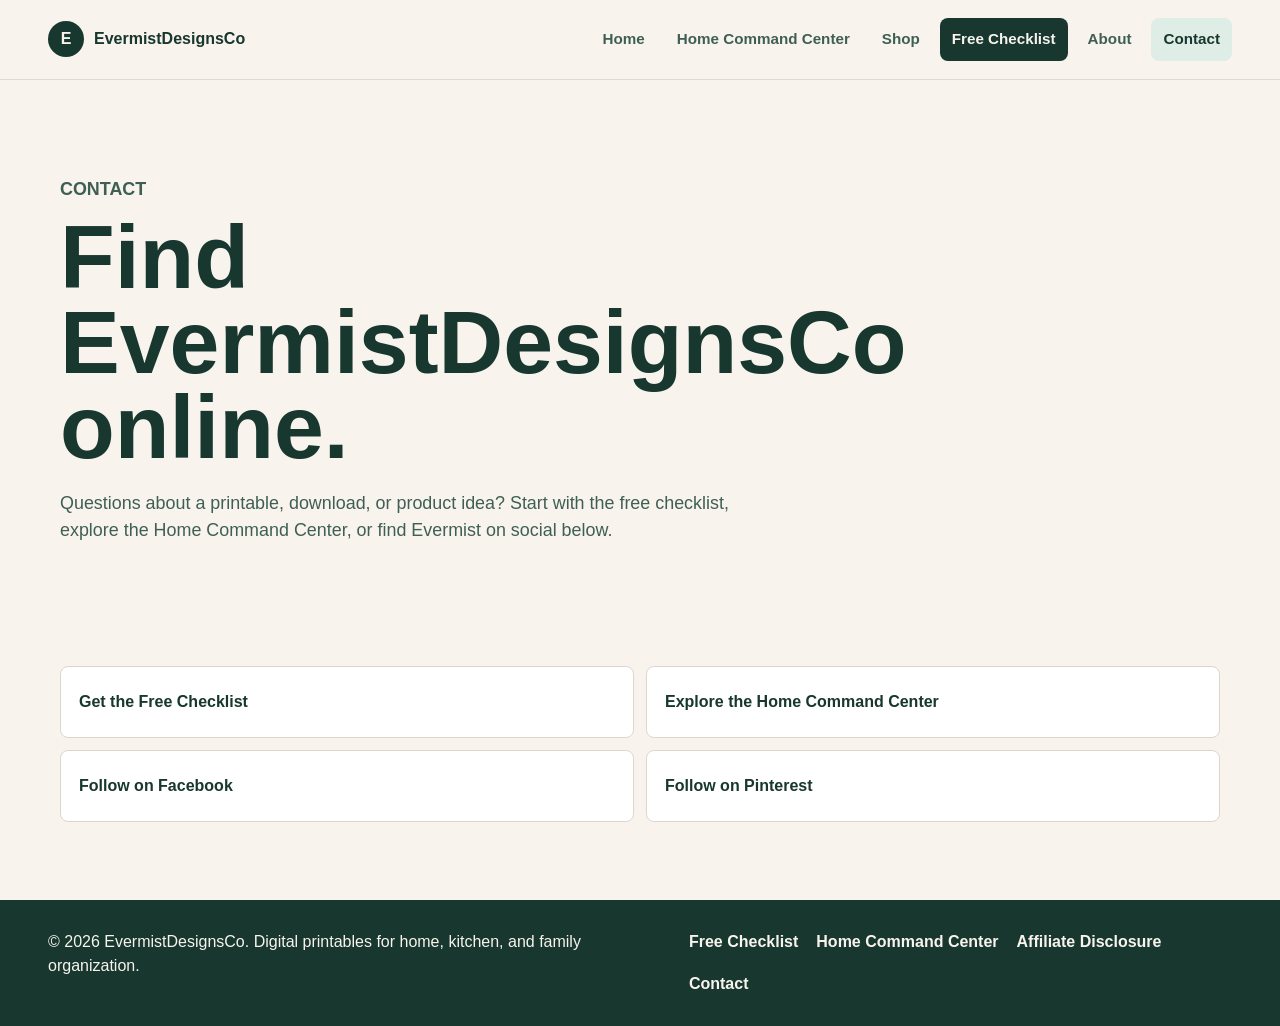
<file: site/contact.html>
<!doctype html>
<html lang="en">
  <head>
    <meta charset="utf-8">
    <meta name="viewport" content="width=device-width, initial-scale=1">
    <meta name="description" content="Contact EvermistDesignsCo and find the free Kitchen Reset Checklist, Home Command Center Bundle, Facebook page, and Pinterest profile.">
    <meta name="p:domain_verify" content="3a80757b731968896e18bf82be5cf312">
    <title>Contact | EvermistDesignsCo</title>
    <link rel="canonical" href="https://evermistdesigns.page/contact.html">
    <meta property="og:title" content="Contact EvermistDesignsCo">
    <meta property="og:description" content="Start with the free Kitchen Reset Checklist, explore the Home Command Center, or follow EvermistDesignsCo on Facebook and Pinterest.">
    <meta property="og:type" content="website">
    <meta property="og:url" content="https://evermistdesigns.page/contact.html">
    <meta property="og:image" content="https://evermistdesigns.page/assets/images/free-kitchen-reset.jpg">
    <link rel="stylesheet" href="assets/css/styles.css">
    <script>
      window.plausible = window.plausible || function() {
        (window.plausible.q = window.plausible.q || []).push(arguments);
      };
    </script>
    <script defer data-domain="evermistdesigns.page" src="https://plausible.io/js/script.js"></script>
    <!-- MailerLite Universal -->
    <script>
      (function(w,d,e,u,f,l,n){w[f]=w[f]||function(){(w[f].q=w[f].q||[])
      .push(arguments);},l=d.createElement(e),l.async=1,l.src=u,
      n=d.getElementsByTagName(e)[0],n.parentNode.insertBefore(l,n);})
      (window,document,'script','https://assets.mailerlite.com/js/universal.js','ml');
      ml('account', '2519604');
    </script>
    <!-- End MailerLite Universal -->
  </head>
  <body>
    <header class="site-header">
      <a class="brand" href="index.html" aria-label="EvermistDesignsCo home">
        <span class="brand-mark">E</span>
        <span>EvermistDesignsCo</span>
      </a>
      <button class="nav-toggle" type="button" aria-expanded="false" aria-controls="site-nav">
        <span class="sr-only">Toggle navigation</span>
        <span></span>
        <span></span>
        <span></span>
      </button>
      <nav class="site-nav" id="site-nav" aria-label="Main navigation">
        <a href="index.html">Home</a>
        <a href="home-command-center.html">Home Command Center</a>
        <a href="shop.html">Shop</a>
        <a class="nav-cta" href="resources.html#free-library-signup">Free Checklist</a>
        <a href="about.html">About</a>
        <a href="contact.html" aria-current="page">Contact</a>
      </nav>
    </header>

    <main>
      <section class="page-hero">
        <p class="eyebrow">Contact</p>
        <h1>Find EvermistDesignsCo online.</h1>
        <p>Questions about a printable, download, or product idea? Start with the free checklist, explore the Home Command Center, or find Evermist on social below.</p>
      </section>

      <section class="section link-panel" aria-label="Evermist links">
        <a href="resources.html#free-library-signup">Get the Free Checklist</a>
        <a href="home-command-center.html">Explore the Home Command Center</a>
        <a href="https://www.facebook.com/EvermistDesignsCo">Follow on Facebook</a>
        <a href="https://www.pinterest.com/evermistdesignsco/">Follow on Pinterest</a>
      </section>
    </main>

    <footer class="site-footer">
      <p>&copy; 2026 EvermistDesignsCo. Digital printables for home, kitchen, and family organization.</p>
      <div class="footer-links">
        <a href="resources.html#free-library-signup">Free Checklist</a>
        <a href="home-command-center.html">Home Command Center</a>
        <a href="disclosure.html">Affiliate Disclosure</a>
        <a href="contact.html">Contact</a>
      </div>
    </footer>
    <script src="assets/js/main.js"></script>
  </body>
</html>
</file>
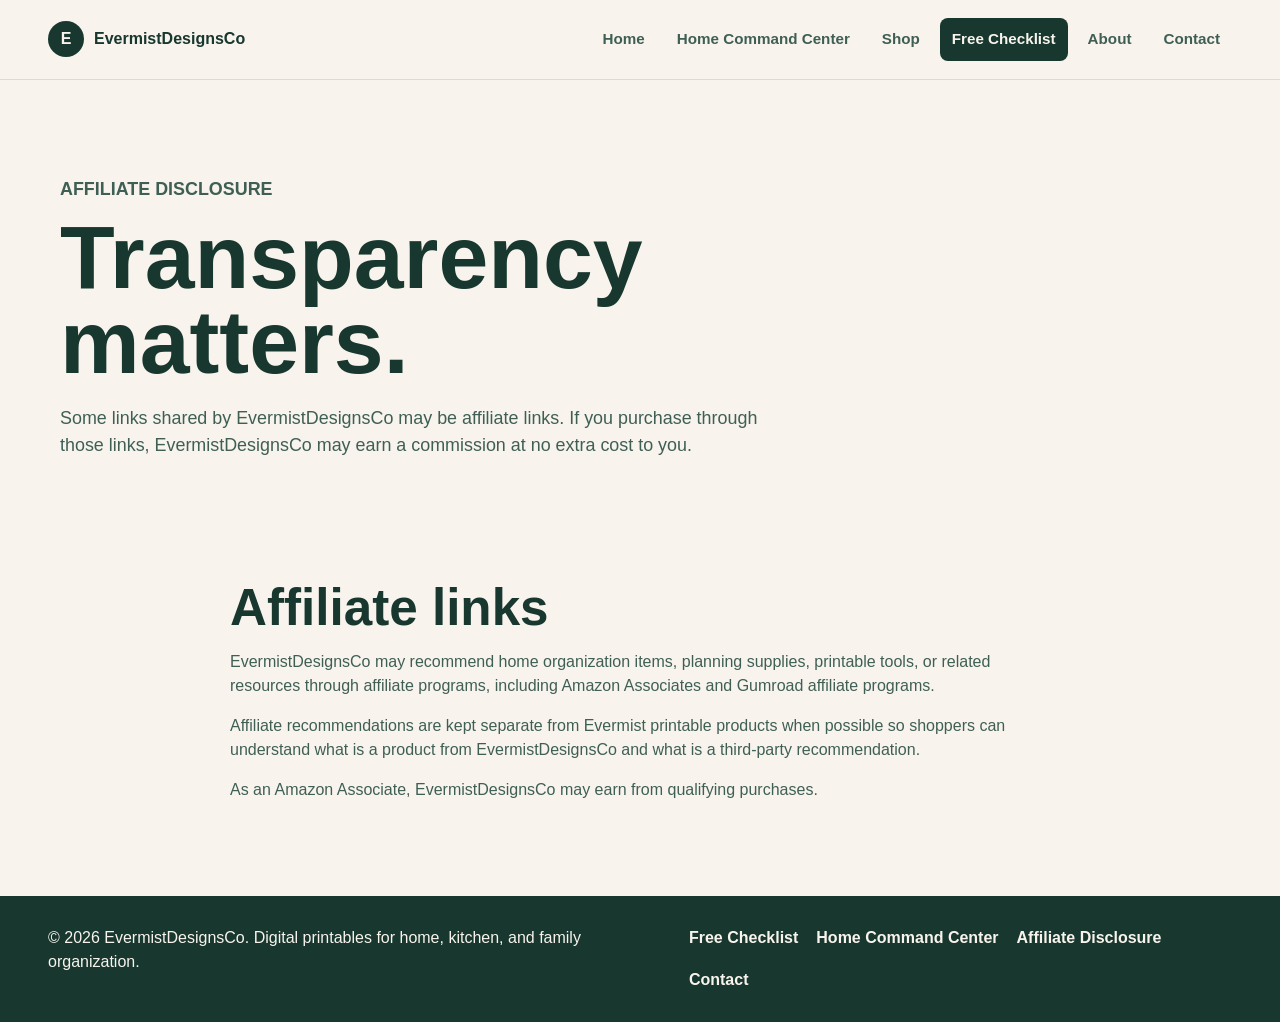
<file: site/disclosure.html>
<!doctype html>
<html lang="en">
  <head>
    <meta charset="utf-8">
    <meta name="viewport" content="width=device-width, initial-scale=1">
    <meta name="description" content="Affiliate disclosure for EvermistDesignsCo.">
    <meta name="p:domain_verify" content="3a80757b731968896e18bf82be5cf312">
    <title>Affiliate Disclosure | EvermistDesignsCo</title>
    <link rel="canonical" href="https://evermistdesigns.page/disclosure.html">
    <meta property="og:title" content="Affiliate Disclosure | EvermistDesignsCo">
    <meta property="og:description" content="Affiliate disclosure for EvermistDesignsCo home organization printables and related recommendations.">
    <meta property="og:type" content="website">
    <meta property="og:url" content="https://evermistdesigns.page/disclosure.html">
    <meta property="og:image" content="https://evermistdesigns.page/assets/images/home-command-center-bundle.jpg">
    <link rel="stylesheet" href="assets/css/styles.css">
    <script>
      window.plausible = window.plausible || function() {
        (window.plausible.q = window.plausible.q || []).push(arguments);
      };
    </script>
    <script defer data-domain="evermistdesigns.page" src="https://plausible.io/js/script.js"></script>
    <!-- MailerLite Universal -->
    <script>
      (function(w,d,e,u,f,l,n){w[f]=w[f]||function(){(w[f].q=w[f].q||[])
      .push(arguments);},l=d.createElement(e),l.async=1,l.src=u,
      n=d.getElementsByTagName(e)[0],n.parentNode.insertBefore(l,n);})
      (window,document,'script','https://assets.mailerlite.com/js/universal.js','ml');
      ml('account', '2519604');
    </script>
    <!-- End MailerLite Universal -->
  </head>
  <body>
    <header class="site-header">
      <a class="brand" href="index.html" aria-label="EvermistDesignsCo home">
        <span class="brand-mark">E</span>
        <span>EvermistDesignsCo</span>
      </a>
      <button class="nav-toggle" type="button" aria-expanded="false" aria-controls="site-nav">
        <span class="sr-only">Toggle navigation</span>
        <span></span>
        <span></span>
        <span></span>
      </button>
      <nav class="site-nav" id="site-nav" aria-label="Main navigation">
        <a href="index.html">Home</a>
        <a href="home-command-center.html">Home Command Center</a>
        <a href="shop.html">Shop</a>
        <a class="nav-cta" href="resources.html#free-library-signup">Free Checklist</a>
        <a href="about.html">About</a>
        <a href="contact.html">Contact</a>
      </nav>
    </header>

    <main>
      <section class="page-hero">
        <p class="eyebrow">Affiliate disclosure</p>
        <h1>Transparency matters.</h1>
        <p>Some links shared by EvermistDesignsCo may be affiliate links. If you purchase through those links, EvermistDesignsCo may earn a commission at no extra cost to you.</p>
      </section>

      <section class="section legal-copy">
        <h2>Affiliate links</h2>
        <p>EvermistDesignsCo may recommend home organization items, planning supplies, printable tools, or related resources through affiliate programs, including Amazon Associates and Gumroad affiliate programs.</p>
        <p>Affiliate recommendations are kept separate from Evermist printable products when possible so shoppers can understand what is a product from EvermistDesignsCo and what is a third-party recommendation.</p>
        <p>As an Amazon Associate, EvermistDesignsCo may earn from qualifying purchases.</p>
      </section>
    </main>

    <footer class="site-footer">
      <p>&copy; 2026 EvermistDesignsCo. Digital printables for home, kitchen, and family organization.</p>
      <div class="footer-links">
        <a href="resources.html#free-library-signup">Free Checklist</a>
        <a href="home-command-center.html">Home Command Center</a>
        <a href="disclosure.html">Affiliate Disclosure</a>
        <a href="contact.html">Contact</a>
      </div>
    </footer>
    <script src="assets/js/main.js"></script>
  </body>
</html>
</file>
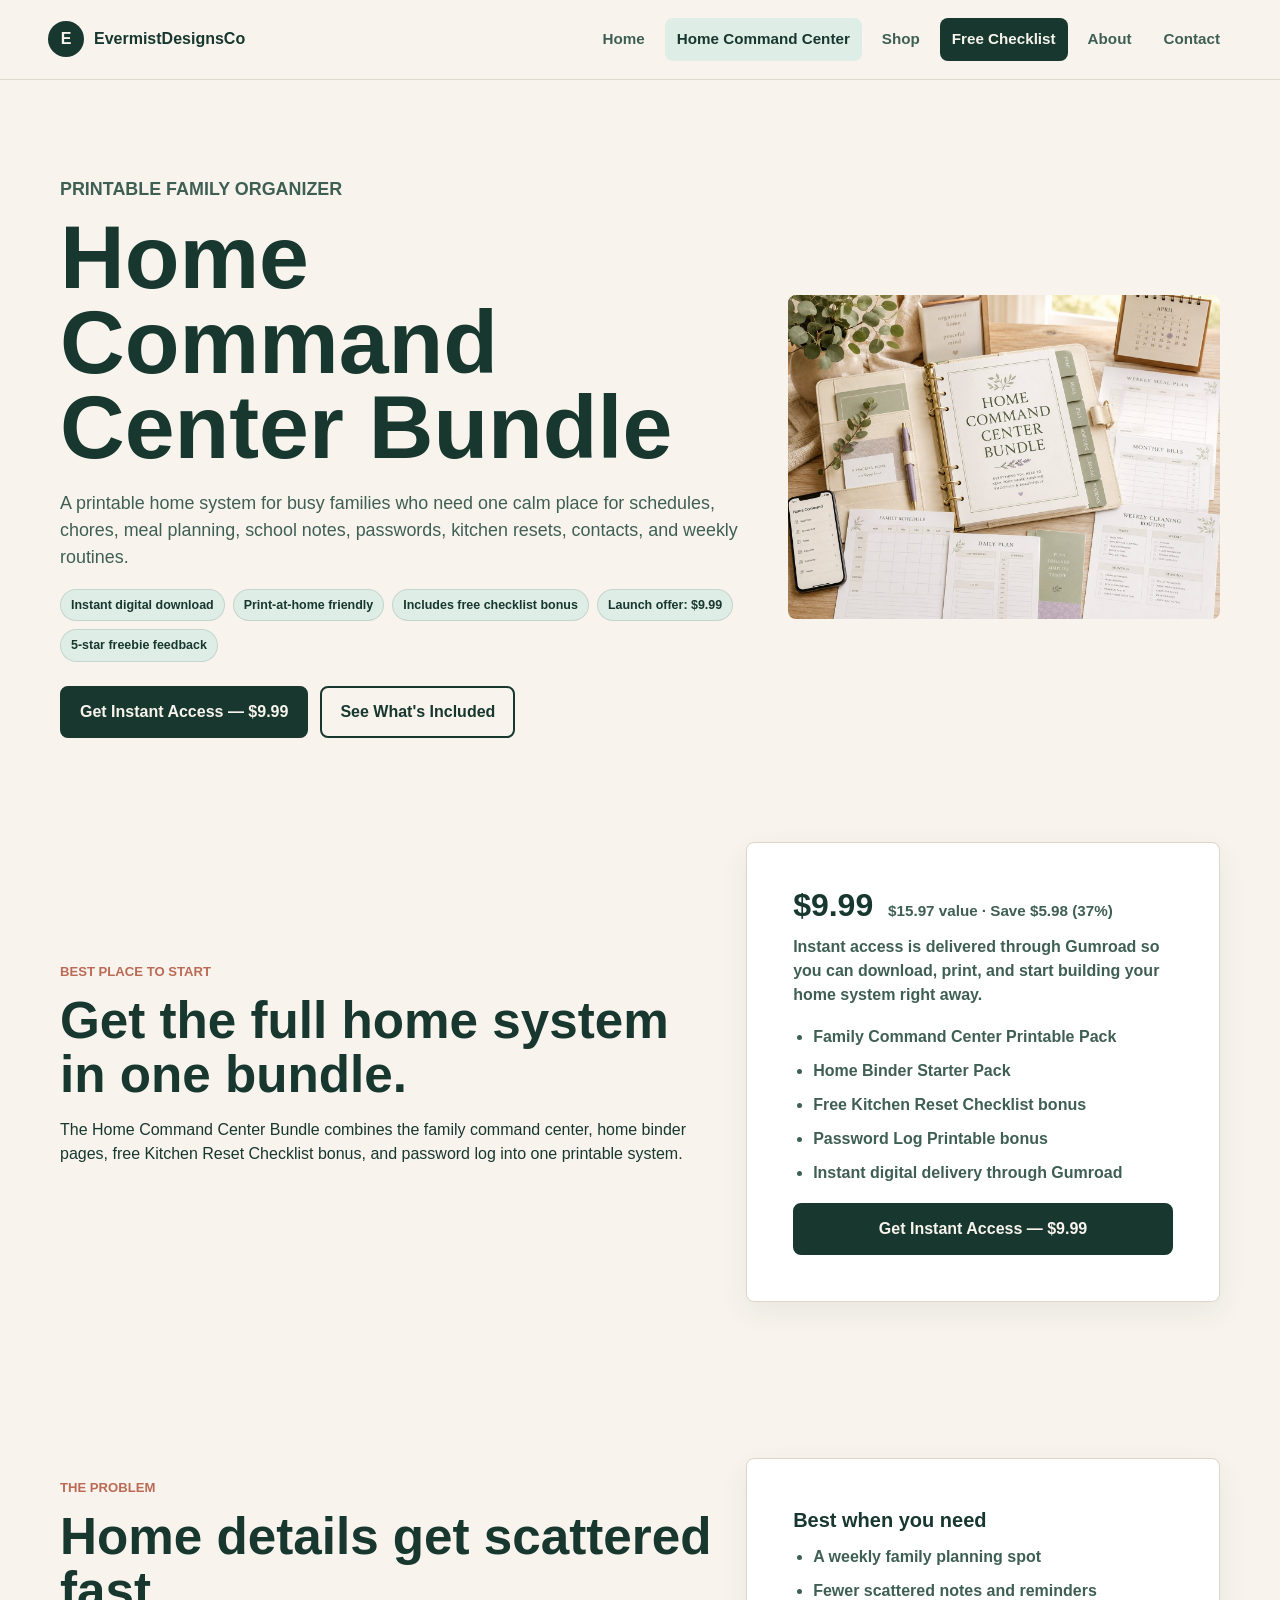
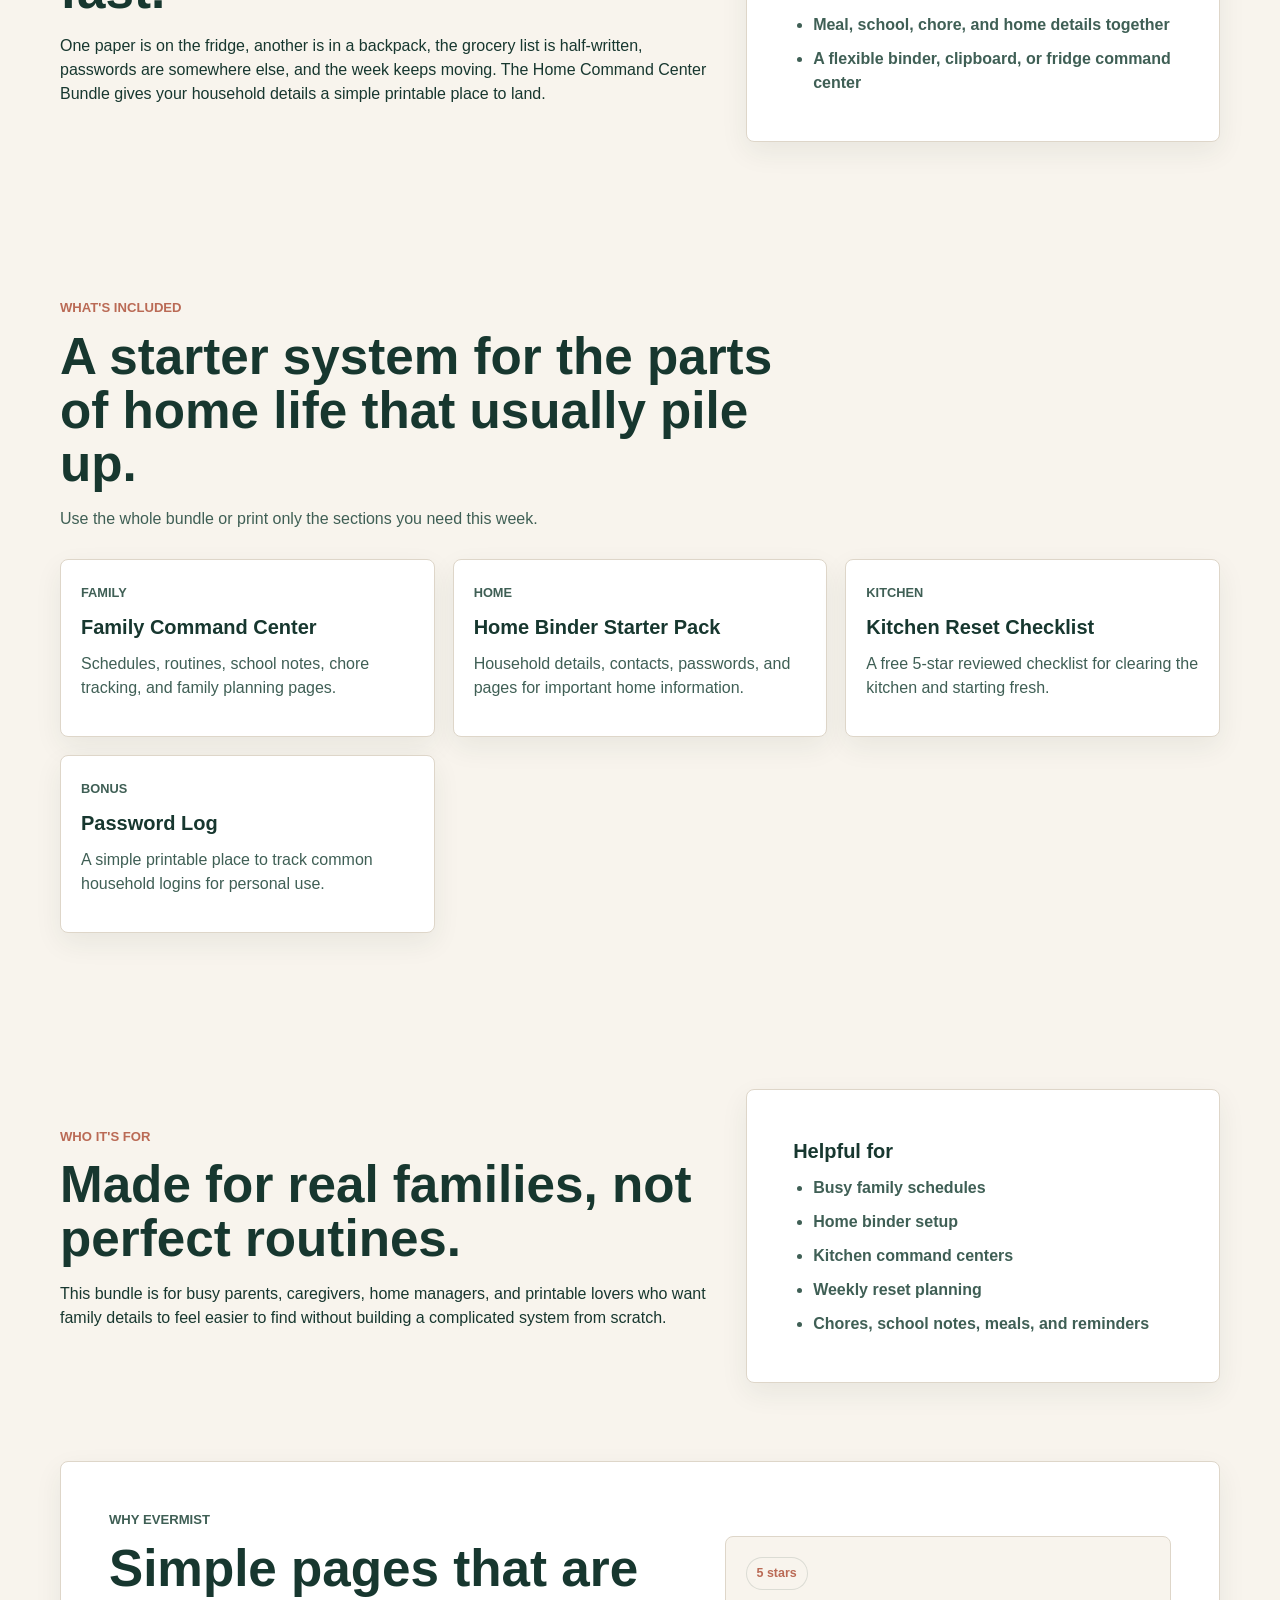
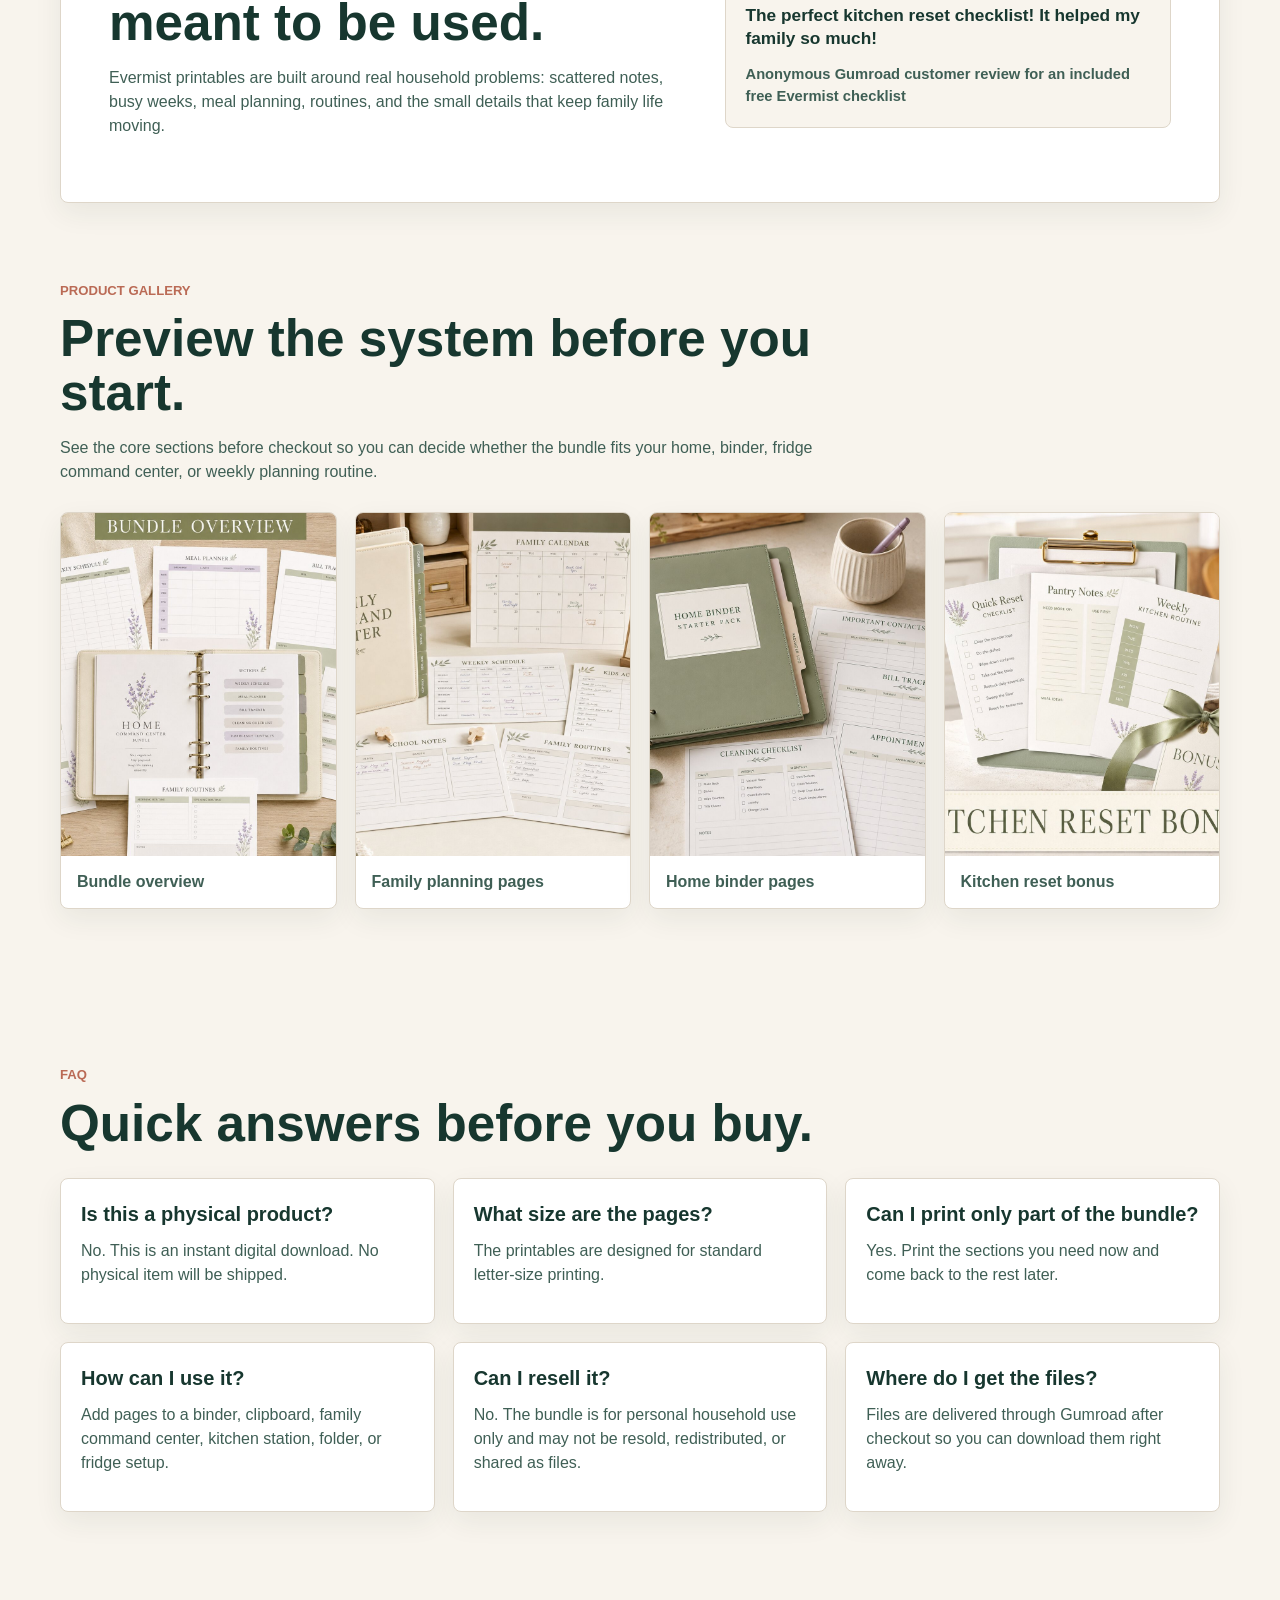
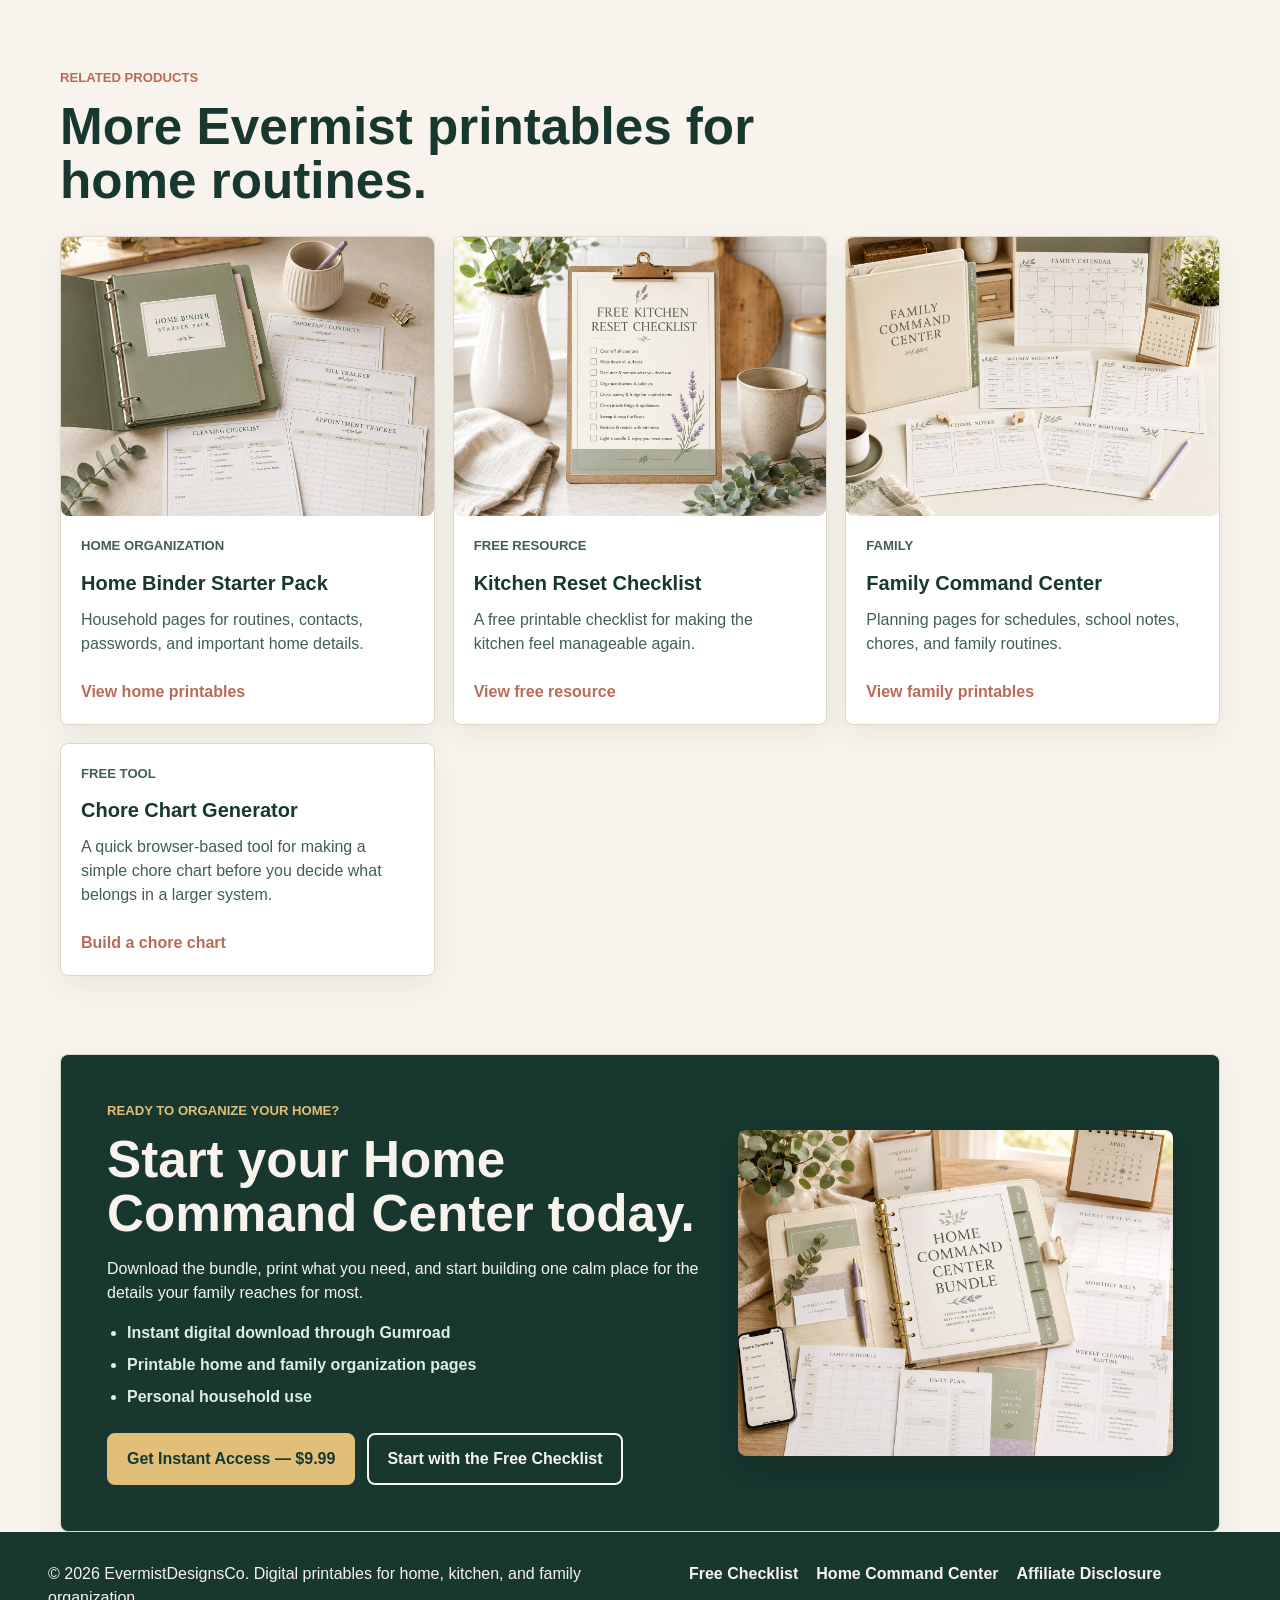
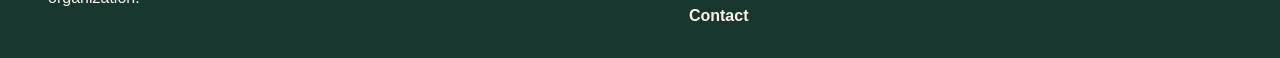
<file: site/home-command-center.html>
<!doctype html>
<html lang="en">
  <head>
    <meta charset="utf-8">
    <meta name="viewport" content="width=device-width, initial-scale=1">
    <meta name="description" content="Home Command Center Bundle printable family organizer for schedules, chores, meals, school notes, passwords, kitchen resets, and home routines.">
    <meta name="p:domain_verify" content="3a80757b731968896e18bf82be5cf312">
    <title>Home Command Center Bundle | EvermistDesignsCo</title>
    <link rel="canonical" href="https://evermistdesigns.page/home-command-center.html">
    <meta property="og:title" content="Home Command Center Bundle | EvermistDesignsCo">
    <meta property="og:description" content="A printable family organizer for schedules, chores, meal planning, school notes, passwords, kitchen resets, contacts, and weekly routines.">
    <meta property="og:type" content="product">
    <meta property="og:url" content="https://evermistdesigns.page/home-command-center.html">
    <meta property="og:image" content="https://evermistdesigns.page/assets/images/home-command-center-bundle.jpg">
    <link rel="stylesheet" href="assets/css/styles.css">
    <script>
      window.plausible = window.plausible || function() {
        (window.plausible.q = window.plausible.q || []).push(arguments);
      };
    </script>
    <script defer data-domain="evermistdesigns.page" src="https://plausible.io/js/script.js"></script>
    <script type="application/ld+json">
      {
        "@context": "https://schema.org",
        "@type": "Product",
        "name": "Home Command Center Bundle",
        "brand": {
          "@type": "Brand",
          "name": "EvermistDesignsCo"
        },
        "description": "A printable family organizer for schedules, chores, meal planning, school notes, passwords, kitchen resets, contacts, and weekly routines.",
        "image": "https://evermistdesigns.page/assets/images/home-command-center-bundle.jpg",
        "url": "https://evermistdesigns.page/home-command-center.html",
        "offers": {
          "@type": "Offer",
          "price": "9.99",
          "priceCurrency": "USD",
          "availability": "https://schema.org/InStock",
          "url": "https://evermistdesignsco.gumroad.com/l/home-command-center-bundle"
        }
      }
    </script>
    <!-- MailerLite Universal -->
    <script>
      (function(w,d,e,u,f,l,n){w[f]=w[f]||function(){(w[f].q=w[f].q||[])
      .push(arguments);},l=d.createElement(e),l.async=1,l.src=u,
      n=d.getElementsByTagName(e)[0],n.parentNode.insertBefore(l,n);})
      (window,document,'script','https://assets.mailerlite.com/js/universal.js','ml');
      ml('account', '2519604');
    </script>
    <!-- End MailerLite Universal -->
  </head>
  <body>
    <header class="site-header">
      <a class="brand" href="index.html" aria-label="EvermistDesignsCo home">
        <span class="brand-mark">E</span>
        <span>EvermistDesignsCo</span>
      </a>
      <button class="nav-toggle" type="button" aria-expanded="false" aria-controls="site-nav">
        <span class="sr-only">Toggle navigation</span>
        <span></span>
        <span></span>
        <span></span>
      </button>
      <nav class="site-nav" id="site-nav" aria-label="Main navigation">
        <a href="index.html">Home</a>
        <a href="home-command-center.html" aria-current="page">Home Command Center</a>
        <a href="shop.html">Shop</a>
        <a class="nav-cta" href="resources.html#free-library-signup">Free Checklist</a>
        <a href="about.html">About</a>
        <a href="contact.html">Contact</a>
      </nav>
    </header>

    <main>
      <section class="page-hero freebie-hero">
        <div>
          <p class="eyebrow">Printable family organizer</p>
          <h1>Home Command Center Bundle</h1>
          <p>A printable home system for busy families who need one calm place for schedules, chores, meal planning, school notes, passwords, kitchen resets, contacts, and weekly routines.</p>
          <div class="proof-row" aria-label="Home Command Center trust signals">
            <span class="proof-pill">Instant digital download</span>
            <span class="proof-pill">Print-at-home friendly</span>
            <span class="proof-pill">Includes free checklist bonus</span>
            <span class="proof-pill">Launch offer: $9.99</span>
            <span class="proof-pill">5-star freebie feedback</span>
          </div>
          <div class="button-row">
            <a class="button primary" href="https://evermistdesignsco.gumroad.com/l/home-command-center-bundle?utm_source=evermist_website&amp;utm_medium=product_page&amp;utm_campaign=home_command_center">Get Instant Access — $9.99</a>
            <a class="button secondary" href="#included">See What's Included</a>
          </div>
        </div>
        <img class="feature-image" src="assets/images/home-command-center-bundle.jpg" alt="Home Command Center Bundle printable page previews" loading="eager" decoding="async">
      </section>

      <section class="section purchase-summary" aria-labelledby="purchase-summary-title">
        <div>
          <p class="eyebrow">Best place to start</p>
          <h2 id="purchase-summary-title">Get the full home system in one bundle.</h2>
          <p>The Home Command Center Bundle combines the family command center, home binder pages, free Kitchen Reset Checklist bonus, and password log into one printable system.</p>
        </div>
        <aside class="info-card value-card" aria-label="Home Command Center purchase summary">
          <p class="price-line">$9.99 <span>$15.97 value · Save $5.98 (37%)</span></p>
          <p class="download-note">Instant access is delivered through Gumroad so you can download, print, and start building your home system right away.</p>
          <ul class="detail-list">
            <li>Family Command Center Printable Pack</li>
            <li>Home Binder Starter Pack</li>
            <li>Free Kitchen Reset Checklist bonus</li>
            <li>Password Log Printable bonus</li>
            <li>Instant digital delivery through Gumroad</li>
          </ul>
          <a class="button primary full-width" href="https://evermistdesignsco.gumroad.com/l/home-command-center-bundle?utm_source=evermist_website&amp;utm_medium=product_page&amp;utm_campaign=home_command_center">Get Instant Access — $9.99</a>
        </aside>
      </section>

      <section class="section detail-grid" aria-label="The home organization problem">
        <article>
          <p class="eyebrow">The problem</p>
          <h2>Home details get scattered fast.</h2>
          <p>One paper is on the fridge, another is in a backpack, the grocery list is half-written, passwords are somewhere else, and the week keeps moving. The Home Command Center Bundle gives your household details a simple printable place to land.</p>
        </article>
        <aside class="info-card">
          <h3>Best when you need</h3>
          <ul class="detail-list">
            <li>A weekly family planning spot</li>
            <li>Fewer scattered notes and reminders</li>
            <li>Meal, school, chore, and home details together</li>
            <li>A flexible binder, clipboard, or fridge command center</li>
          </ul>
        </aside>
      </section>

      <section class="section product-preview" id="included" aria-labelledby="included-title">
        <div class="section-heading">
          <p class="eyebrow">What's included</p>
          <h2 id="included-title">A starter system for the parts of home life that usually pile up.</h2>
          <p>Use the whole bundle or print only the sections you need this week.</p>
        </div>
        <div class="resource-grid">
          <article>
            <p class="status-label">Family</p>
            <h3>Family Command Center</h3>
            <p>Schedules, routines, school notes, chore tracking, and family planning pages.</p>
          </article>
          <article>
            <p class="status-label">Home</p>
            <h3>Home Binder Starter Pack</h3>
            <p>Household details, contacts, passwords, and pages for important home information.</p>
          </article>
          <article>
            <p class="status-label">Kitchen</p>
            <h3>Kitchen Reset Checklist</h3>
            <p>A free 5-star reviewed checklist for clearing the kitchen and starting fresh.</p>
          </article>
          <article>
            <p class="status-label">Bonus</p>
            <h3>Password Log</h3>
            <p>A simple printable place to track common household logins for personal use.</p>
          </article>
        </div>
      </section>

      <section class="section detail-grid" aria-label="Who the Home Command Center is for">
        <article>
          <p class="eyebrow">Who it's for</p>
          <h2>Made for real families, not perfect routines.</h2>
          <p>This bundle is for busy parents, caregivers, home managers, and printable lovers who want family details to feel easier to find without building a complicated system from scratch.</p>
        </article>
        <aside class="info-card">
          <h3>Helpful for</h3>
          <ul class="detail-list">
            <li>Busy family schedules</li>
            <li>Home binder setup</li>
            <li>Kitchen command centers</li>
            <li>Weekly reset planning</li>
            <li>Chores, school notes, meals, and reminders</li>
          </ul>
        </aside>
      </section>

      <section class="section social-proof-panel" aria-labelledby="why-evermist-title">
        <div>
          <p class="eyebrow">Why Evermist</p>
          <h2 id="why-evermist-title">Simple pages that are meant to be used.</h2>
          <p>Evermist printables are built around real household problems: scattered notes, busy weeks, meal planning, routines, and the small details that keep family life moving.</p>
        </div>
        <figure class="testimonial-card">
          <div class="rating-badge" aria-label="5 out of 5 stars">5 stars</div>
          <blockquote>The perfect kitchen reset checklist! It helped my family so much!</blockquote>
          <figcaption>Anonymous Gumroad customer review for an included free Evermist checklist</figcaption>
        </figure>
      </section>

      <section class="section product-preview" aria-labelledby="gallery-title">
        <div class="section-heading">
          <p class="eyebrow">Product gallery</p>
          <h2 id="gallery-title">Preview the system before you start.</h2>
          <p>See the core sections before checkout so you can decide whether the bundle fits your home, binder, fridge command center, or weekly planning routine.</p>
        </div>
        <div class="product-gallery" aria-label="Home Command Center preview gallery">
          <figure>
            <img src="assets/images/bundle-overview.jpg" alt="Home Command Center Bundle overview with printable page previews" loading="lazy" decoding="async">
            <figcaption>Bundle overview</figcaption>
          </figure>
          <figure>
            <img src="assets/images/family-command-center.jpg" alt="Family Command Center printable previews" loading="lazy" decoding="async">
            <figcaption>Family planning pages</figcaption>
          </figure>
          <figure>
            <img src="assets/images/home-binder-starter-pack.jpg" alt="Home Binder Starter Pack printable previews" loading="lazy" decoding="async">
            <figcaption>Home binder pages</figcaption>
          </figure>
          <figure>
            <img src="assets/images/kitchen-reset-bonus.jpg" alt="Kitchen Reset Bonus printable page previews" loading="lazy" decoding="async">
            <figcaption>Kitchen reset bonus</figcaption>
          </figure>
        </div>
      </section>

      <section class="section product-preview" aria-labelledby="faq-title">
        <div class="section-heading">
          <p class="eyebrow">FAQ</p>
          <h2 id="faq-title">Quick answers before you buy.</h2>
        </div>
        <div class="resource-grid">
          <article>
            <h3>Is this a physical product?</h3>
            <p>No. This is an instant digital download. No physical item will be shipped.</p>
          </article>
          <article>
            <h3>What size are the pages?</h3>
            <p>The printables are designed for standard letter-size printing.</p>
          </article>
          <article>
            <h3>Can I print only part of the bundle?</h3>
            <p>Yes. Print the sections you need now and come back to the rest later.</p>
          </article>
          <article>
            <h3>How can I use it?</h3>
            <p>Add pages to a binder, clipboard, family command center, kitchen station, folder, or fridge setup.</p>
          </article>
          <article>
            <h3>Can I resell it?</h3>
            <p>No. The bundle is for personal household use only and may not be resold, redistributed, or shared as files.</p>
          </article>
          <article>
            <h3>Where do I get the files?</h3>
            <p>Files are delivered through Gumroad after checkout so you can download them right away.</p>
          </article>
        </div>
      </section>

      <section class="section product-preview" aria-labelledby="related-title">
        <div class="section-heading">
          <p class="eyebrow">Related products</p>
          <h2 id="related-title">More Evermist printables for home routines.</h2>
        </div>
        <div class="product-grid">
          <article class="product-card">
            <img src="assets/images/home-binder-starter-pack.jpg" alt="Home Binder Starter Pack preview" loading="lazy" decoding="async">
            <div>
              <p class="product-kicker">Home Organization</p>
              <h3>Home Binder Starter Pack</h3>
              <p>Household pages for routines, contacts, passwords, and important home details.</p>
              <a class="text-link" href="shop.html#home-organization">View home printables</a>
            </div>
          </article>
          <article class="product-card">
            <img src="assets/images/free-kitchen-reset.jpg" alt="Kitchen Reset Checklist preview" loading="lazy" decoding="async">
            <div>
              <p class="product-kicker">Free Resource</p>
              <h3>Kitchen Reset Checklist</h3>
              <p>A free printable checklist for making the kitchen feel manageable again.</p>
              <a class="text-link" href="kitchen-reset-checklist.html">View free resource</a>
            </div>
          </article>
          <article class="product-card">
            <img src="assets/images/family-command-center.jpg" alt="Family Command Center Printable Pack preview" loading="lazy" decoding="async">
            <div>
              <p class="product-kicker">Family</p>
              <h3>Family Command Center</h3>
              <p>Planning pages for schedules, school notes, chores, and family routines.</p>
              <a class="text-link" href="shop.html#family">View family printables</a>
            </div>
          </article>
          <article class="product-card">
            <div>
              <p class="product-kicker">Free tool</p>
              <h3>Chore Chart Generator</h3>
              <p>A quick browser-based tool for making a simple chore chart before you decide what belongs in a larger system.</p>
              <a class="text-link" href="chore-chart-generator.html">Build a chore chart</a>
            </div>
          </article>
        </div>
      </section>

      <section class="section recommendation-panel" aria-labelledby="final-cta-title">
        <div>
          <p class="eyebrow">Ready to organize your home?</p>
          <h2 id="final-cta-title">Start your Home Command Center today.</h2>
          <p>Download the bundle, print what you need, and start building one calm place for the details your family reaches for most.</p>
          <ul class="mini-proof-list light" aria-label="Purchase details">
            <li>Instant digital download through Gumroad</li>
            <li>Printable home and family organization pages</li>
            <li>Personal household use</li>
          </ul>
          <div class="button-row">
            <a class="button primary" href="https://evermistdesignsco.gumroad.com/l/home-command-center-bundle?utm_source=evermist_website&amp;utm_medium=product_page&amp;utm_campaign=home_command_center">Get Instant Access — $9.99</a>
            <a class="button secondary" href="resources.html#free-library-signup">Start with the Free Checklist</a>
          </div>
        </div>
        <img src="assets/images/home-command-center-bundle.jpg" alt="Home Command Center Bundle printable preview" loading="lazy" decoding="async">
      </section>
    </main>

    <footer class="site-footer">
      <p>&copy; 2026 EvermistDesignsCo. Digital printables for home, kitchen, and family organization.</p>
      <div class="footer-links">
        <a href="resources.html#free-library-signup">Free Checklist</a>
        <a href="home-command-center.html">Home Command Center</a>
        <a href="disclosure.html">Affiliate Disclosure</a>
        <a href="contact.html">Contact</a>
      </div>
    </footer>
    <script src="assets/js/main.js"></script>
  </body>
</html>
</file>
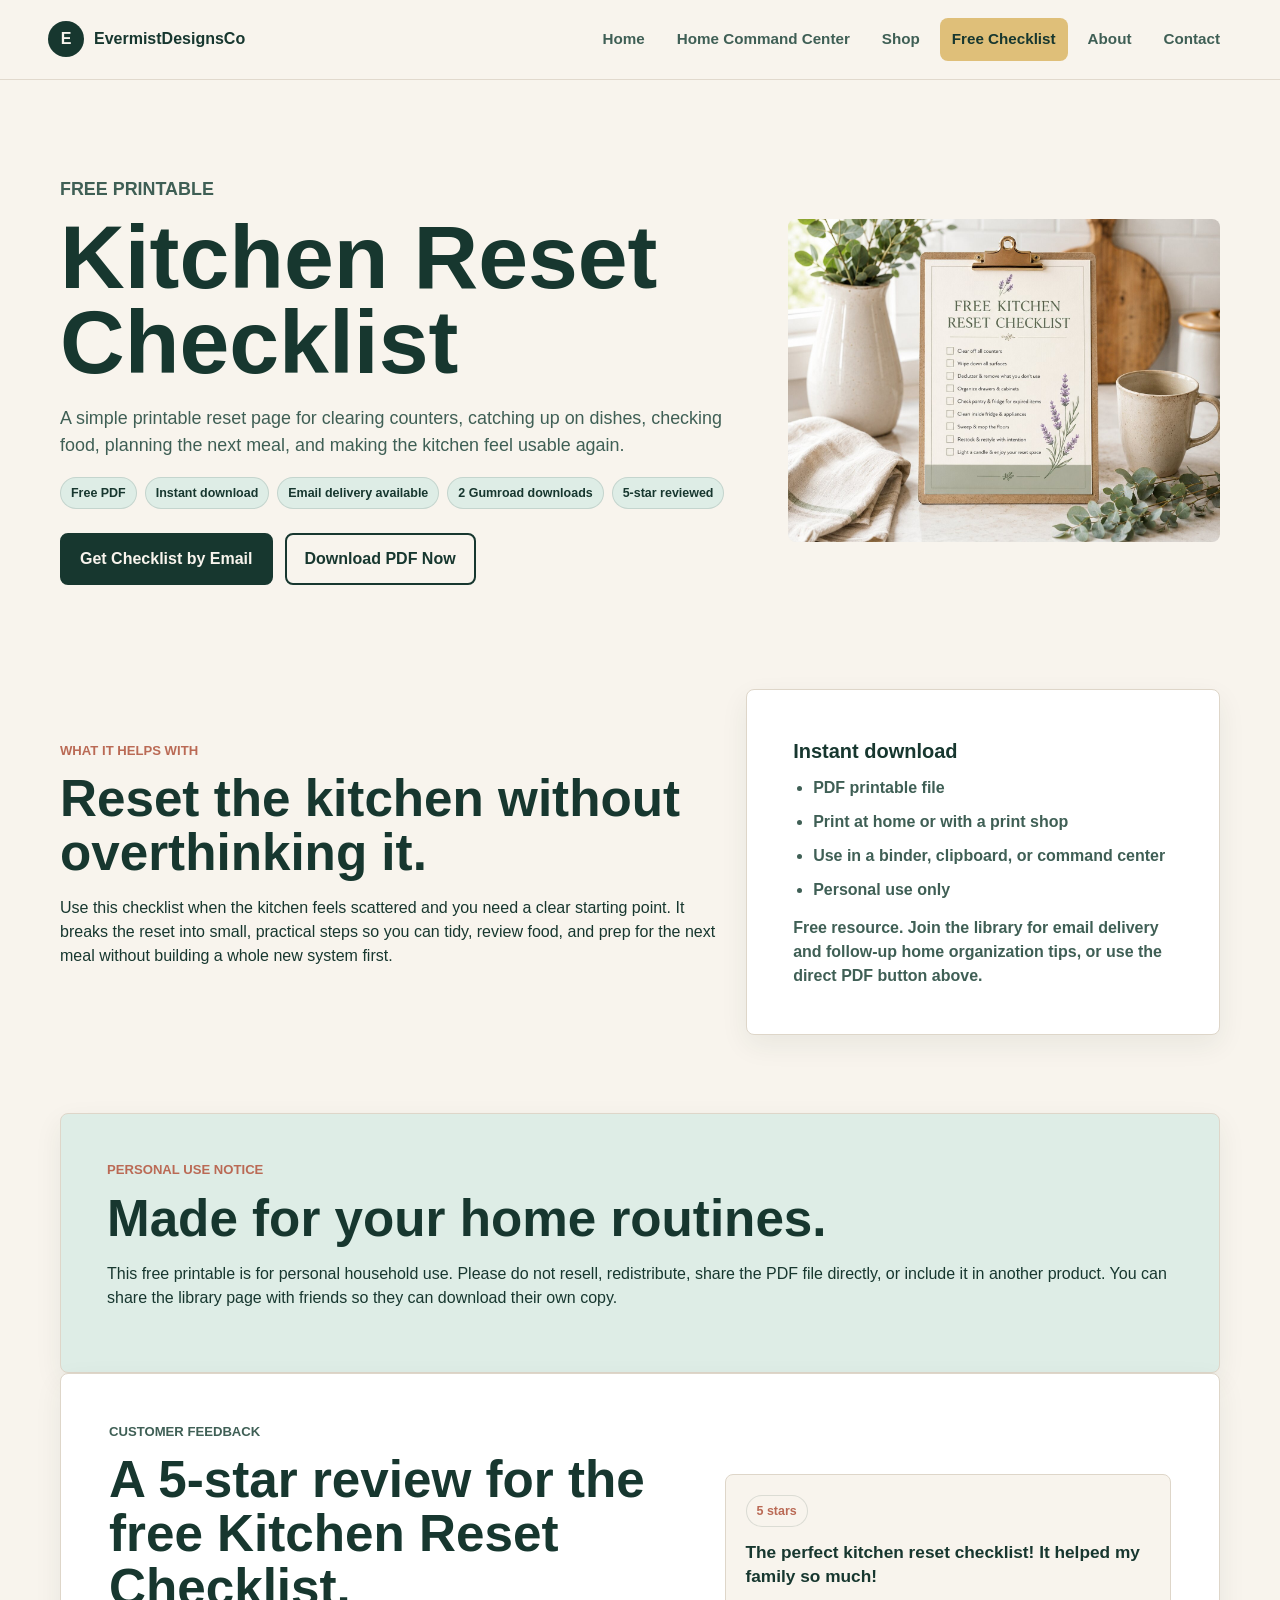
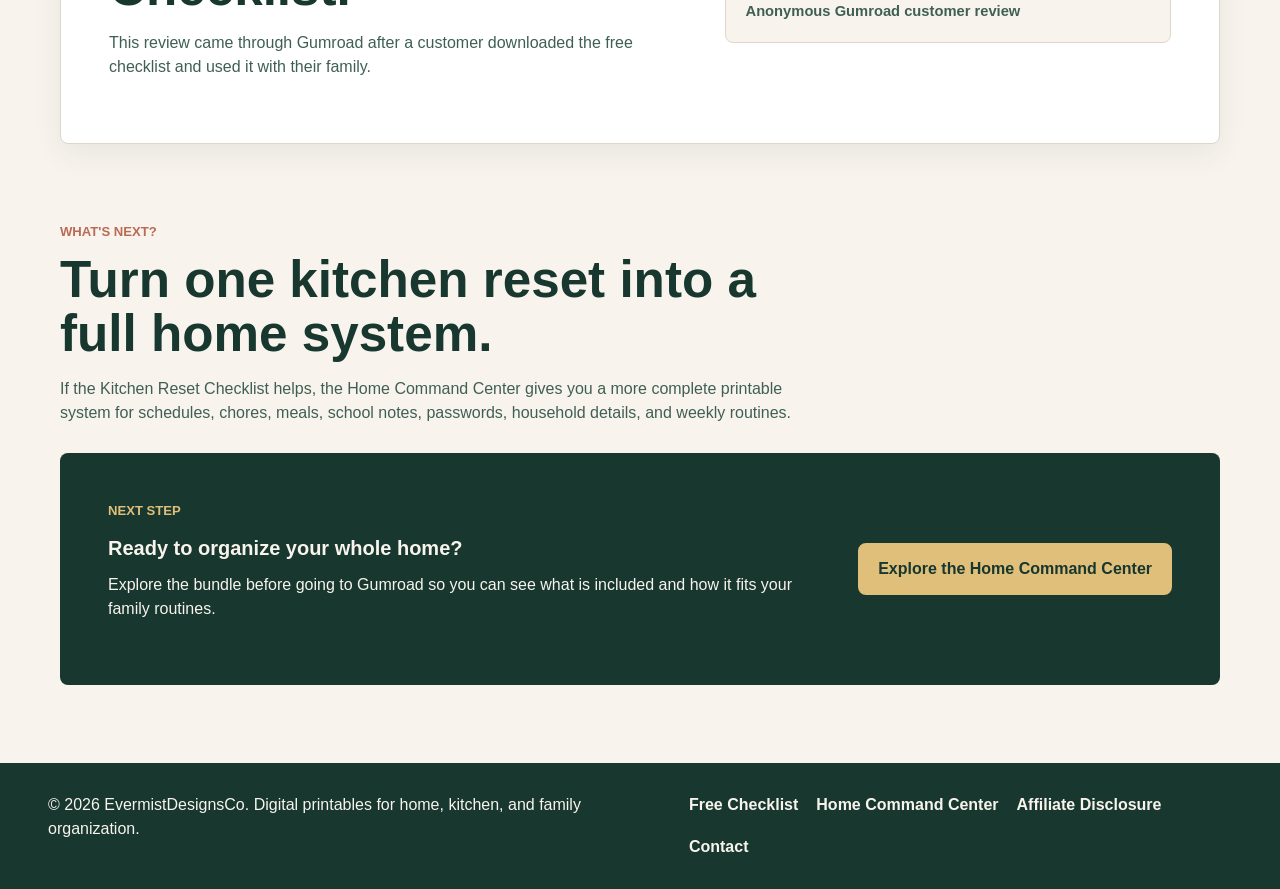
<file: site/kitchen-reset-checklist.html>
<!doctype html>
<html lang="en">
  <head>
    <meta charset="utf-8">
    <meta name="viewport" content="width=device-width, initial-scale=1">
    <meta name="description" content="Download the free EvermistDesignsCo Kitchen Reset Checklist printable for simple kitchen cleaning, meal planning, and home reset routines.">
    <meta name="p:domain_verify" content="3a80757b731968896e18bf82be5cf312">
    <title>Kitchen Reset Checklist | EvermistDesignsCo</title>
    <link rel="canonical" href="https://evermistdesigns.page/kitchen-reset-checklist.html">
    <meta property="og:title" content="Free Kitchen Reset Checklist | EvermistDesignsCo">
    <meta property="og:description" content="Get a free printable Kitchen Reset Checklist for clearing counters, catching up on dishes, planning meals, and starting fresh.">
    <meta property="og:type" content="article">
    <meta property="og:url" content="https://evermistdesigns.page/kitchen-reset-checklist.html">
    <meta property="og:image" content="https://evermistdesigns.page/assets/images/free-kitchen-reset.jpg">
    <link rel="stylesheet" href="assets/css/styles.css">
    <script>
      window.plausible = window.plausible || function() {
        (window.plausible.q = window.plausible.q || []).push(arguments);
      };
    </script>
    <script defer data-domain="evermistdesigns.page" src="https://plausible.io/js/script.js"></script>
    <script type="application/ld+json">
      {
        "@context": "https://schema.org",
        "@type": "CreativeWork",
        "name": "Kitchen Reset Checklist",
        "creator": {
          "@type": "Organization",
          "name": "EvermistDesignsCo"
        },
        "description": "A free printable Kitchen Reset Checklist for clearing counters, catching up on dishes, checking food, planning the next meal, and making the kitchen feel usable again.",
        "image": "https://evermistdesigns.page/assets/images/free-kitchen-reset.jpg",
        "url": "https://evermistdesigns.page/kitchen-reset-checklist.html",
        "isAccessibleForFree": true
      }
    </script>
    <!-- MailerLite Universal -->
    <script>
      (function(w,d,e,u,f,l,n){w[f]=w[f]||function(){(w[f].q=w[f].q||[])
      .push(arguments);},l=d.createElement(e),l.async=1,l.src=u,
      n=d.getElementsByTagName(e)[0],n.parentNode.insertBefore(l,n);})
      (window,document,'script','https://assets.mailerlite.com/js/universal.js','ml');
      ml('account', '2519604');
    </script>
    <!-- End MailerLite Universal -->
  </head>
  <body>
    <header class="site-header">
      <a class="brand" href="index.html" aria-label="EvermistDesignsCo home">
        <span class="brand-mark">E</span>
        <span>EvermistDesignsCo</span>
      </a>
      <button class="nav-toggle" type="button" aria-expanded="false" aria-controls="site-nav">
        <span class="sr-only">Toggle navigation</span>
        <span></span>
        <span></span>
        <span></span>
      </button>
      <nav class="site-nav" id="site-nav" aria-label="Main navigation">
        <a href="index.html">Home</a>
        <a href="home-command-center.html">Home Command Center</a>
        <a href="shop.html">Shop</a>
        <a class="nav-cta" href="resources.html#free-library-signup" aria-current="page">Free Checklist</a>
        <a href="about.html">About</a>
        <a href="contact.html">Contact</a>
      </nav>
    </header>

    <main>
      <section class="page-hero freebie-hero">
        <div>
          <p class="eyebrow">Free printable</p>
          <h1>Kitchen Reset Checklist</h1>
          <p>A simple printable reset page for clearing counters, catching up on dishes, checking food, planning the next meal, and making the kitchen feel usable again.</p>
          <div class="proof-row" aria-label="Kitchen Reset Checklist trust signals">
            <span class="proof-pill">Free PDF</span>
            <span class="proof-pill">Instant download</span>
            <span class="proof-pill">Email delivery available</span>
            <span class="proof-pill">2 Gumroad downloads</span>
            <span class="proof-pill">5-star reviewed</span>
          </div>
          <div class="button-row">
            <a class="button primary" href="resources.html#free-library-signup">Get Checklist by Email</a>
            <a class="button secondary" href="assets/downloads/free-kitchen-reset-checklist.pdf" download>Download PDF Now</a>
          </div>
        </div>
        <img class="feature-image" src="assets/images/free-kitchen-reset.jpg" alt="Kitchen Reset Checklist printable preview" loading="eager" decoding="async">
      </section>

      <section class="section detail-grid" aria-label="Kitchen Reset Checklist details">
        <article>
          <p class="eyebrow">What it helps with</p>
          <h2>Reset the kitchen without overthinking it.</h2>
          <p>Use this checklist when the kitchen feels scattered and you need a clear starting point. It breaks the reset into small, practical steps so you can tidy, review food, and prep for the next meal without building a whole new system first.</p>
        </article>
        <aside class="info-card">
          <h3>Instant download</h3>
          <ul class="detail-list">
            <li>PDF printable file</li>
            <li>Print at home or with a print shop</li>
            <li>Use in a binder, clipboard, or command center</li>
            <li>Personal use only</li>
          </ul>
          <p class="download-note">Free resource. Join the library for email delivery and follow-up home organization tips, or use the direct PDF button above.</p>
        </aside>
      </section>

      <section class="section notice-panel" aria-labelledby="notice-title">
        <div>
          <p class="eyebrow">Personal use notice</p>
          <h2 id="notice-title">Made for your home routines.</h2>
          <p>This free printable is for personal household use. Please do not resell, redistribute, share the PDF file directly, or include it in another product. You can share the library page with friends so they can download their own copy.</p>
        </div>
      </section>

      <section class="section social-proof-panel" aria-labelledby="kitchen-review-title">
        <div>
          <p class="eyebrow">Customer feedback</p>
          <h2 id="kitchen-review-title">A 5-star review for the free Kitchen Reset Checklist.</h2>
          <p>This review came through Gumroad after a customer downloaded the free checklist and used it with their family.</p>
        </div>
        <figure class="testimonial-card">
          <div class="rating-badge" aria-label="5 out of 5 stars">5 stars</div>
          <blockquote>The perfect kitchen reset checklist! It helped my family so much!</blockquote>
          <figcaption>Anonymous Gumroad customer review</figcaption>
        </figure>
      </section>

      <section class="section whats-next" aria-labelledby="whats-next-title">
        <div class="section-heading">
          <p class="eyebrow">What's next?</p>
          <h2 id="whats-next-title">Turn one kitchen reset into a full home system.</h2>
          <p>If the Kitchen Reset Checklist helps, the Home Command Center gives you a more complete printable system for schedules, chores, meals, school notes, passwords, household details, and weekly routines.</p>
        </div>
        <div class="whole-home-cta">
          <div>
            <p class="eyebrow">Next step</p>
            <h3>Ready to organize your whole home?</h3>
            <p>Explore the bundle before going to Gumroad so you can see what is included and how it fits your family routines.</p>
          </div>
          <a class="button primary" href="home-command-center.html">Explore the Home Command Center</a>
        </div>
      </section>
    </main>

    <footer class="site-footer">
      <p>&copy; 2026 EvermistDesignsCo. Digital printables for home, kitchen, and family organization.</p>
      <div class="footer-links">
        <a href="resources.html#free-library-signup">Free Checklist</a>
        <a href="home-command-center.html">Home Command Center</a>
        <a href="disclosure.html">Affiliate Disclosure</a>
        <a href="contact.html">Contact</a>
      </div>
    </footer>
    <script src="assets/js/main.js"></script>
  </body>
</html>
</file>
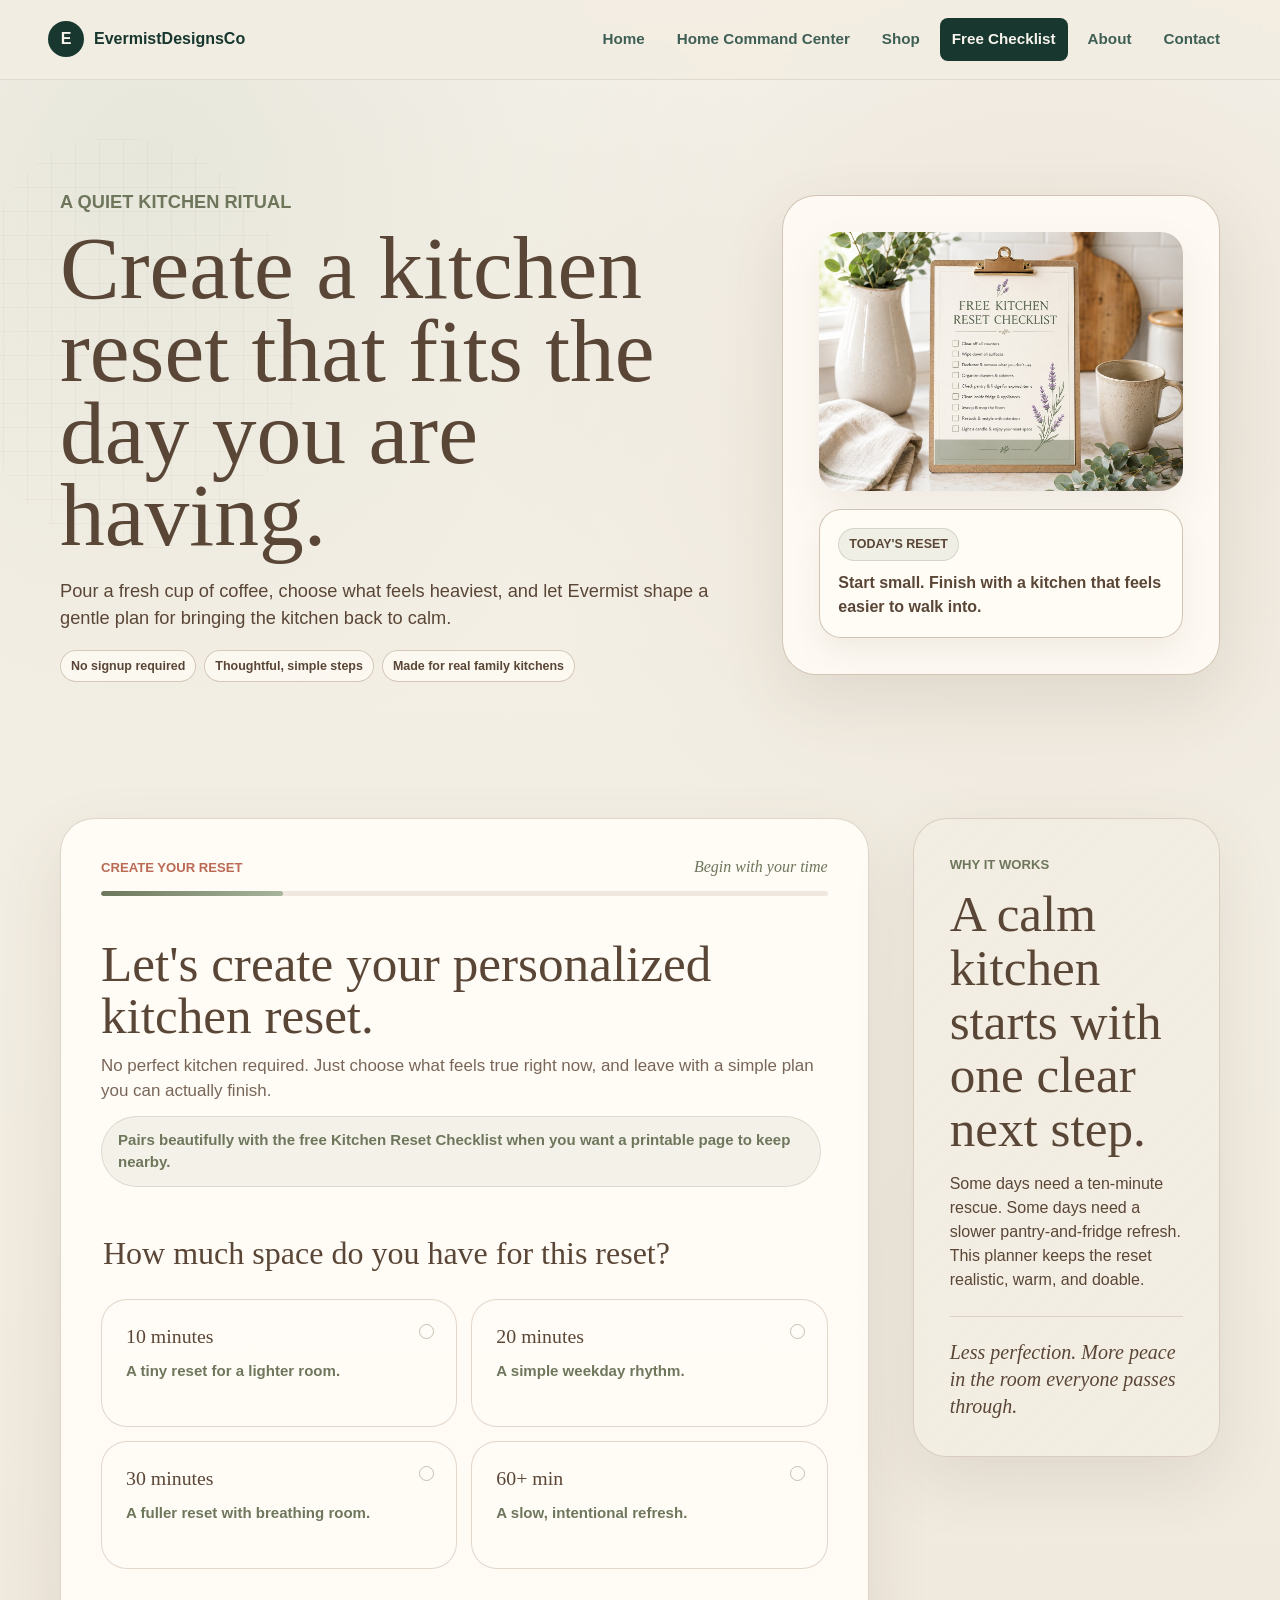
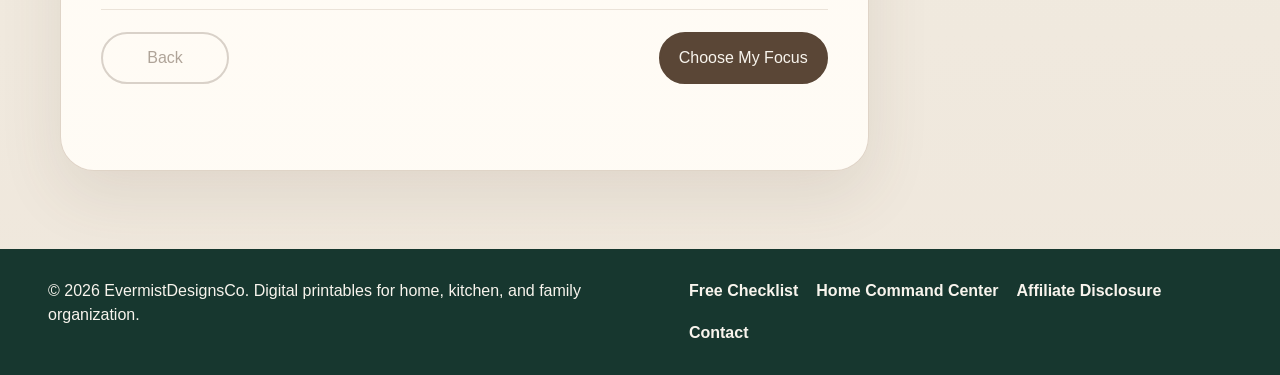
<file: site/kitchen-reset-planner.html>
<!doctype html>
<html lang="en">
  <head>
    <meta charset="utf-8">
    <meta name="viewport" content="width=device-width, initial-scale=1">
    <meta name="description" content="Create a personalized kitchen reset plan with the free EvermistDesignsCo Kitchen Reset Planner. Choose your time, focus area, and reset style.">
    <title>Kitchen Reset Planner | EvermistDesignsCo</title>
    <link rel="canonical" href="https://evermistdesigns.page/kitchen-reset-planner.html">
    <meta property="og:title" content="Free Kitchen Reset Planner | EvermistDesignsCo">
    <meta property="og:description" content="Answer a few quick questions and get a personalized kitchen reset plan for dishes, counters, pantry, refrigerator, floors, or everything.">
    <meta property="og:type" content="website">
    <meta property="og:url" content="https://evermistdesigns.page/kitchen-reset-planner.html">
    <meta property="og:image" content="https://evermistdesigns.page/assets/images/free-kitchen-reset.jpg">
    <link rel="stylesheet" href="assets/css/styles.css">
    <link rel="stylesheet" href="assets/css/kitchen-reset-planner.css">
    <script>
      window.plausible = window.plausible || function() {
        (window.plausible.q = window.plausible.q || []).push(arguments);
      };
    </script>
    <script defer data-domain="evermistdesigns.page" src="https://plausible.io/js/script.js"></script>
  </head>
  <body>
    <header class="site-header">
      <a class="brand" href="index.html" aria-label="EvermistDesignsCo home">
        <span class="brand-mark">E</span>
        <span>EvermistDesignsCo</span>
      </a>
      <button class="nav-toggle" type="button" aria-expanded="false" aria-controls="site-nav">
        <span class="sr-only">Toggle navigation</span>
        <span></span>
        <span></span>
        <span></span>
      </button>
      <nav class="site-nav" id="site-nav" aria-label="Main navigation">
        <a href="index.html">Home</a>
        <a href="home-command-center.html">Home Command Center</a>
        <a href="shop.html">Shop</a>
        <a class="nav-cta" href="resources.html#free-library-signup">Free Checklist</a>
        <a href="about.html">About</a>
        <a href="contact.html">Contact</a>
      </nav>
    </header>

    <main>
      <section class="planner-hero" aria-labelledby="planner-title">
        <div class="planner-hero__copy">
          <p class="eyebrow">A quiet kitchen ritual</p>
          <h1 id="planner-title">Create a kitchen reset that fits the day you are having.</h1>
          <p>Pour a fresh cup of coffee, choose what feels heaviest, and let Evermist shape a gentle plan for bringing the kitchen back to calm.</p>
          <div class="proof-row" aria-label="Planner highlights">
            <span class="proof-pill">No signup required</span>
            <span class="proof-pill">Thoughtful, simple steps</span>
            <span class="proof-pill">Made for real family kitchens</span>
          </div>
        </div>
        <div class="planner-hero__card" aria-hidden="true">
          <img src="assets/images/free-kitchen-reset.jpg" alt="" loading="eager">
          <div class="planner-card-note">
            <span class="planner-card-label">Today's reset</span>
            <p>Start small. Finish with a kitchen that feels easier to walk into.</p>
          </div>
        </div>
      </section>

      <section class="section planner-shell" aria-labelledby="planner-form-title">
        <div class="planner-panel">
          <div class="planner-progress" aria-label="Planner progress">
            <div class="planner-progress__top">
              <p class="eyebrow">Create your reset</p>
              <span id="progressText">Begin with your time</span>
            </div>
            <div class="progress-track" aria-hidden="true">
              <span id="progressBar"></span>
            </div>
          </div>

          <form class="planner-form" id="plannerForm">
            <h2 id="planner-form-title">Let's create your personalized kitchen reset.</h2>
            <p class="planner-lede">No perfect kitchen required. Just choose what feels true right now, and leave with a simple plan you can actually finish.</p>
            <p class="planner-soft-note">Pairs beautifully with the free Kitchen Reset Checklist when you want a printable page to keep nearby.</p>

            <!-- Each fieldset is one touch-friendly planner step. JavaScript reveals one step at a time. -->
            <fieldset class="planner-step is-active" data-step="1">
              <legend>How much space do you have for this reset?</legend>
              <div class="option-grid">
                <label class="planner-option">
                  <input type="radio" name="time" value="10" required>
                  <span>10 minutes</span>
                  <small>A tiny reset for a lighter room.</small>
                </label>
                <label class="planner-option">
                  <input type="radio" name="time" value="20">
                  <span>20 minutes</span>
                  <small>A simple weekday rhythm.</small>
                </label>
                <label class="planner-option">
                  <input type="radio" name="time" value="30">
                  <span>30 minutes</span>
                  <small>A fuller reset with breathing room.</small>
                </label>
                <label class="planner-option">
                  <input type="radio" name="time" value="60">
                  <span>60+ min</span>
                  <small>A slow, intentional refresh.</small>
                </label>
              </div>
            </fieldset>

            <fieldset class="planner-step" data-step="2">
              <legend>What part of the kitchen is asking for attention?</legend>
              <div class="option-grid">
                <label class="planner-option">
                  <input type="radio" name="area" value="dishes" required>
                  <span>Dishes</span>
                  <small>Sink, dishwasher, drying rack.</small>
                </label>
                <label class="planner-option">
                  <input type="radio" name="area" value="counters">
                  <span>Counters</span>
                  <small>Clutter, mail, crumbs, appliances.</small>
                </label>
                <label class="planner-option">
                  <input type="radio" name="area" value="pantry">
                  <span>Pantry</span>
                  <small>Duplicates, snacks, staples.</small>
                </label>
                <label class="planner-option">
                  <input type="radio" name="area" value="refrigerator">
                  <span>Refrigerator</span>
                  <small>Leftovers, produce, mystery containers.</small>
                </label>
                <label class="planner-option">
                  <input type="radio" name="area" value="floors">
                  <span>Floors</span>
                  <small>Crumbs, spills, high-traffic spots.</small>
                </label>
                <label class="planner-option">
                  <input type="radio" name="area" value="everything">
                  <span>Everything</span>
                  <small>When the whole kitchen feels heavy.</small>
                </label>
              </div>
            </fieldset>

            <fieldset class="planner-step" data-step="3">
              <legend>Would it help to make one meal decision today?</legend>
              <div class="option-grid option-grid--two">
                <label class="planner-option">
                  <input type="radio" name="mealPlanning" value="yes" required>
                  <span>Yes</span>
                  <small>Include one calm dinner decision.</small>
                </label>
                <label class="planner-option">
                  <input type="radio" name="mealPlanning" value="no">
                  <span>No</span>
                  <small>Keep today focused on the room.</small>
                </label>
              </div>
            </fieldset>

            <fieldset class="planner-step" data-step="4">
              <legend>What pace feels right for your home today?</legend>
              <div class="option-grid option-grid--two">
                <label class="planner-option">
                  <input type="radio" name="resetType" value="quick" required>
                  <span>Quick Reset</span>
                  <small>Make the room feel better fast.</small>
                </label>
                <label class="planner-option">
                  <input type="radio" name="resetType" value="deep">
                  <span>Deep Reset</span>
                  <small>Refresh the space with intention.</small>
                </label>
              </div>
            </fieldset>

            <div class="planner-actions">
              <button class="button secondary" type="button" id="backButton" disabled>Back</button>
              <button class="button primary" type="button" id="nextButton">Continue</button>
            </div>
            <p class="planner-hint" id="plannerHint" role="status" aria-live="polite"></p>
          </form>
        </div>

        <aside class="planner-side-note" aria-labelledby="why-reset-title">
          <p class="eyebrow">Why it works</p>
          <h2 id="why-reset-title">A calm kitchen starts with one clear next step.</h2>
          <p>Some days need a ten-minute rescue. Some days need a slower pantry-and-fridge refresh. This planner keeps the reset realistic, warm, and doable.</p>
          <p class="planner-quote">Less perfection. More peace in the room everyone passes through.</p>
        </aside>
      </section>

      <section class="section result-panel" id="resultPanel" aria-labelledby="resultTitle" aria-live="polite" hidden>
        <div class="result-header">
          <p class="eyebrow">Your calm kitchen plan</p>
          <h2 id="resultTitle">A reset plan for the kitchen you have today.</h2>
          <p id="resultSummary"></p>
          <p class="result-reassurance">Here is your gentle reset path. Start at the top, stop when the kitchen feels lighter.</p>
        </div>
        <ol class="result-steps" id="resultSteps"></ol>
        <div class="result-footer">
          <div>
            <h3>Keep this reset repeatable.</h3>
            <p>Use this plan today, then keep the free Kitchen Reset Checklist nearby so the next busy kitchen reset starts with a clear page instead of a blank one.</p>
          </div>
          <div class="result-cta-stack">
            <a class="button primary" id="kitchenPlannerNextStepCta" href="resources.html#free-library-signup" data-analytics-label="Kitchen Planner Free Checklist CTA">Get the Free Kitchen Reset Checklist</a>
            <p>The checklist turns this one-time plan into a simple reset you can repeat whenever the kitchen starts to feel full again.</p>
          </div>
        </div>
      </section>
    </main>

    <footer class="site-footer">
      <p>&copy; 2026 EvermistDesignsCo. Digital printables for home, kitchen, and family organization.</p>
      <div class="footer-links">
        <a href="resources.html">Free Checklist</a>
        <a href="home-command-center.html">Home Command Center</a>
        <a href="disclosure.html">Affiliate Disclosure</a>
        <a href="contact.html">Contact</a>
      </div>
    </footer>

    <script src="assets/js/main.js" defer></script>
    <script src="assets/js/kitchen-reset-planner.js" defer></script>
  </body>
</html>
</file>
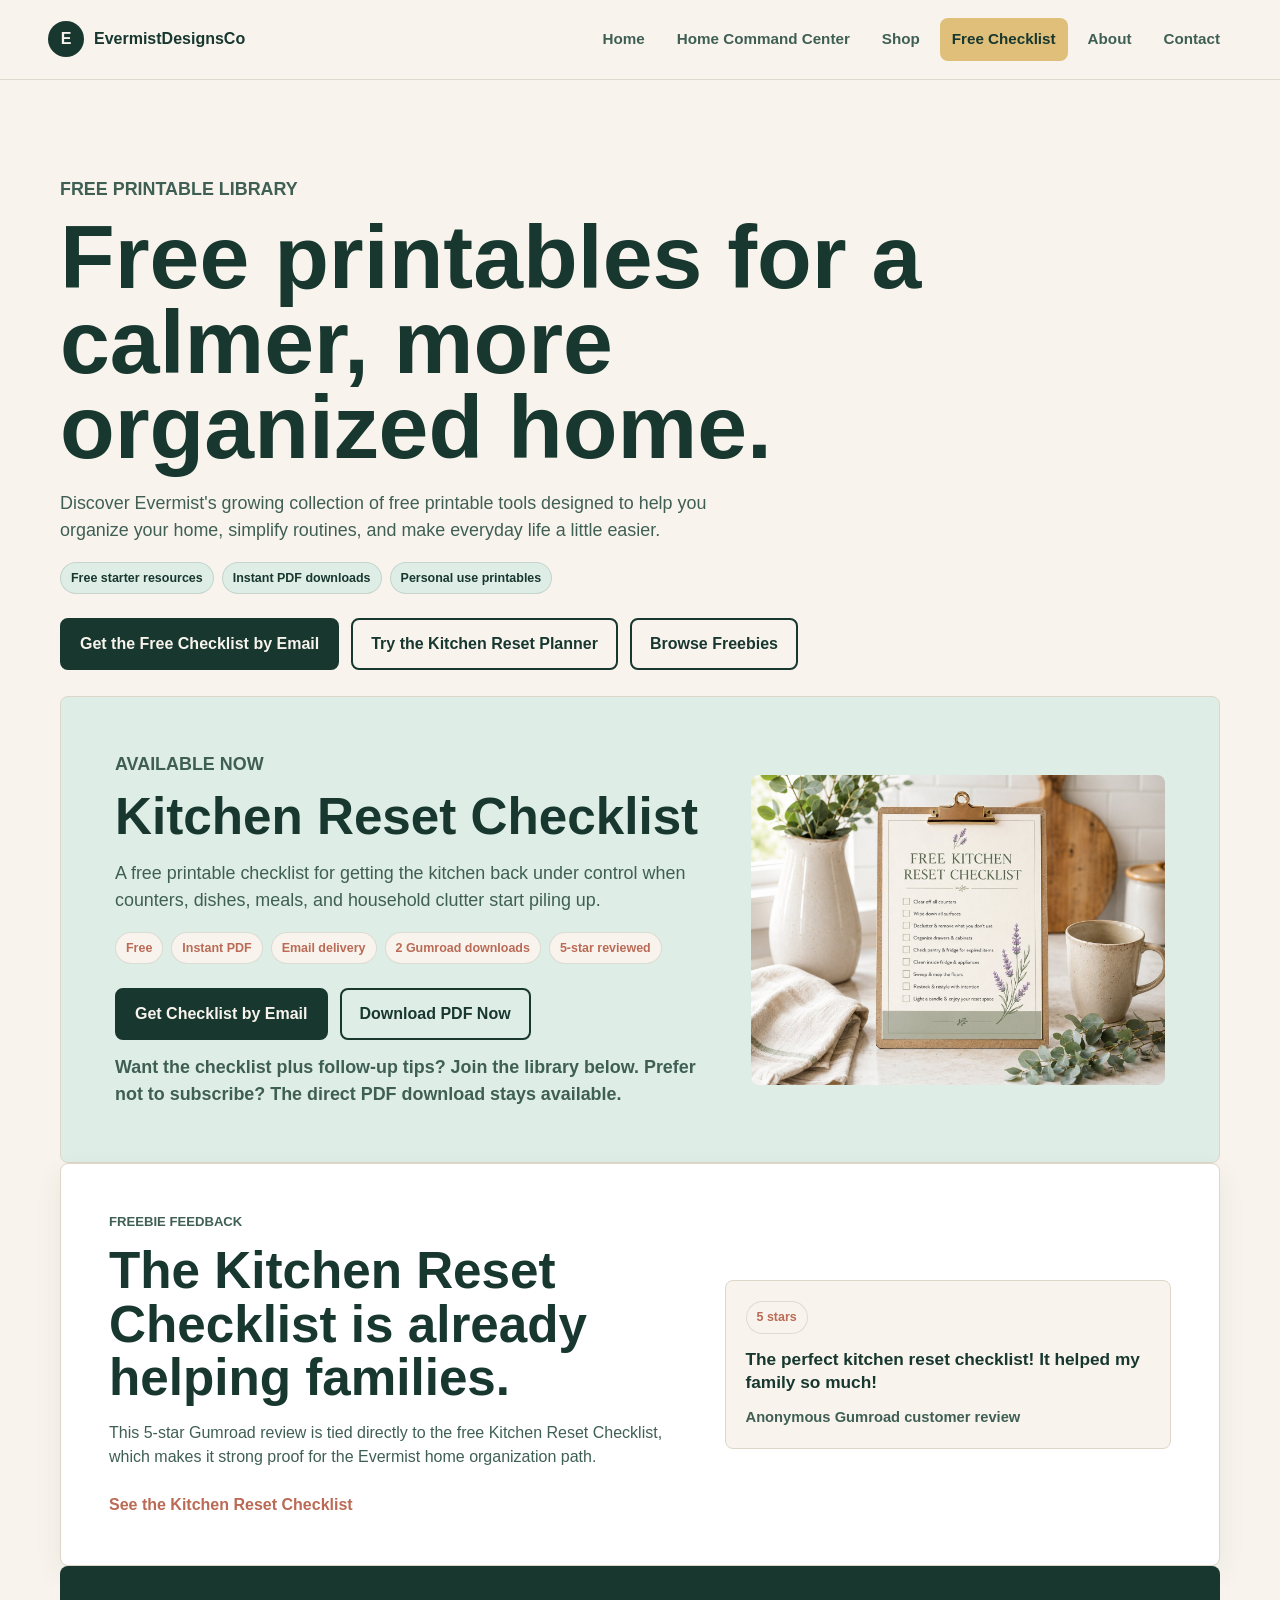
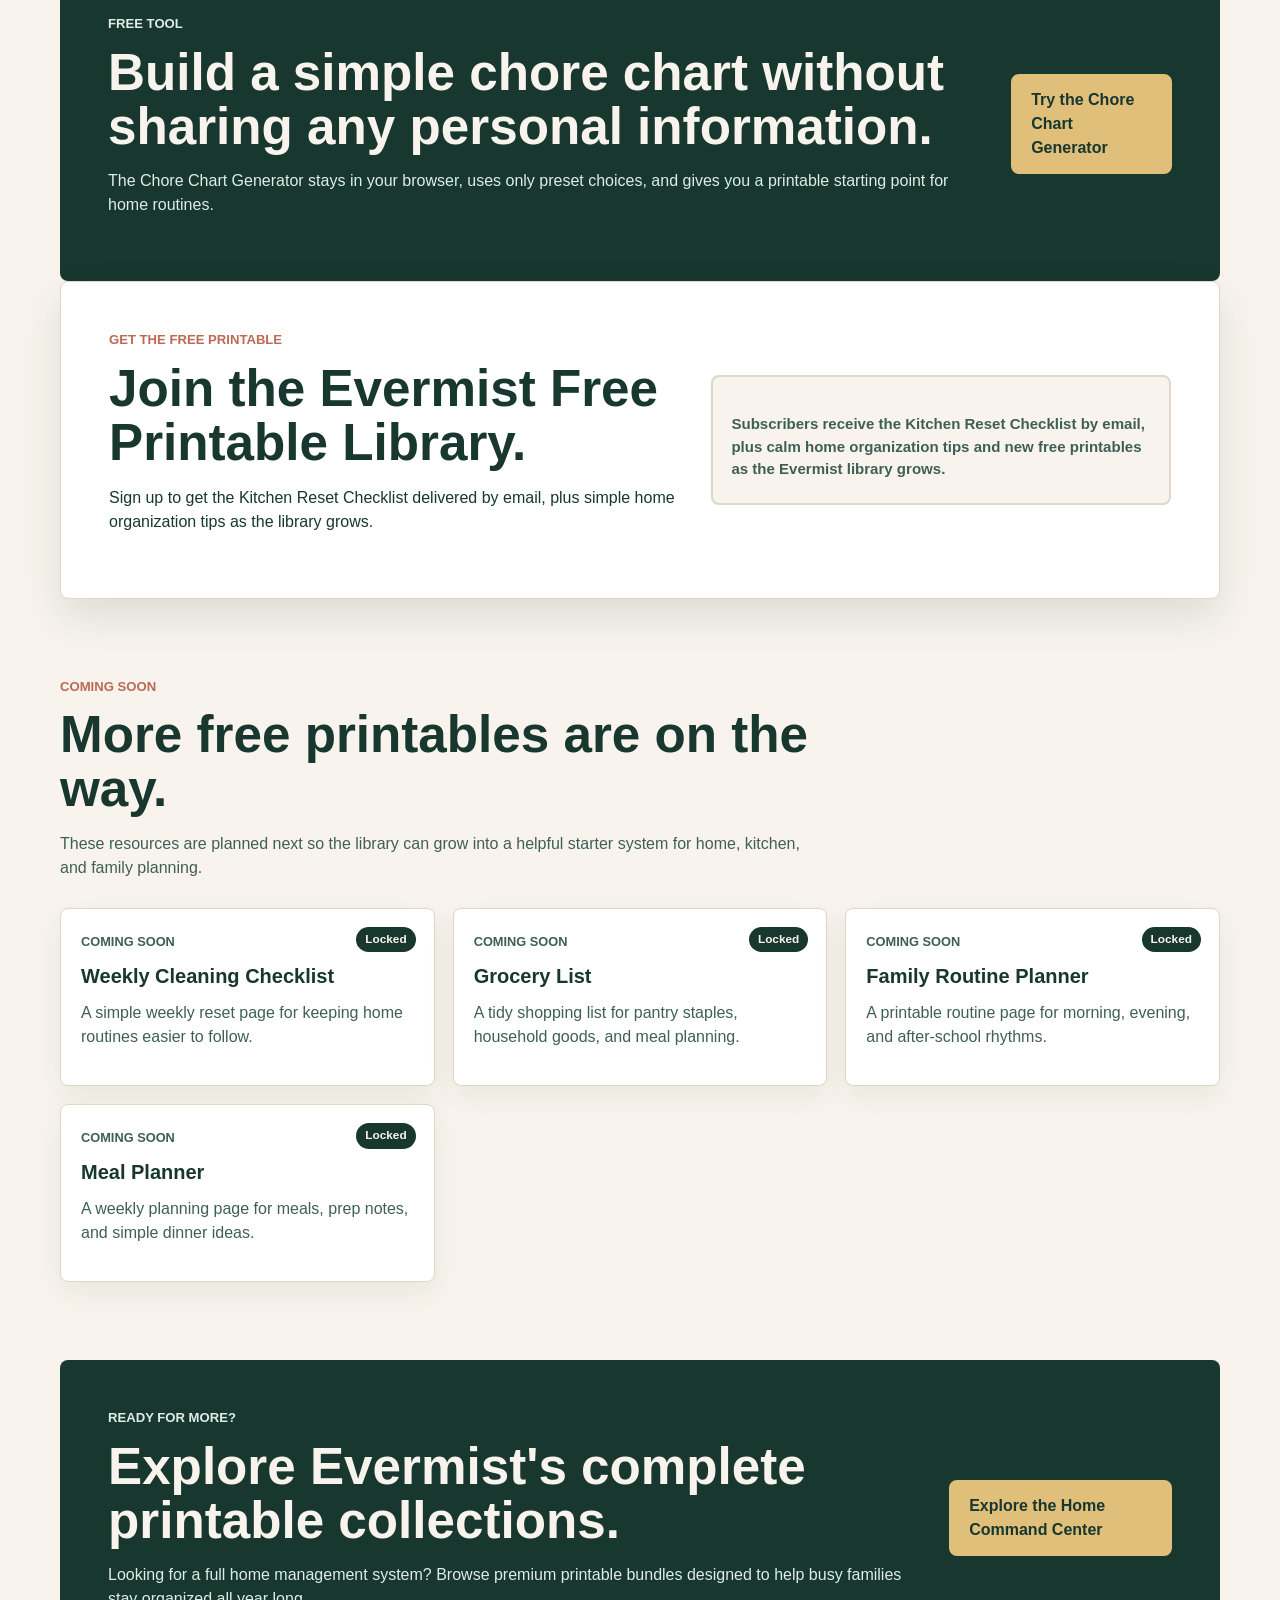
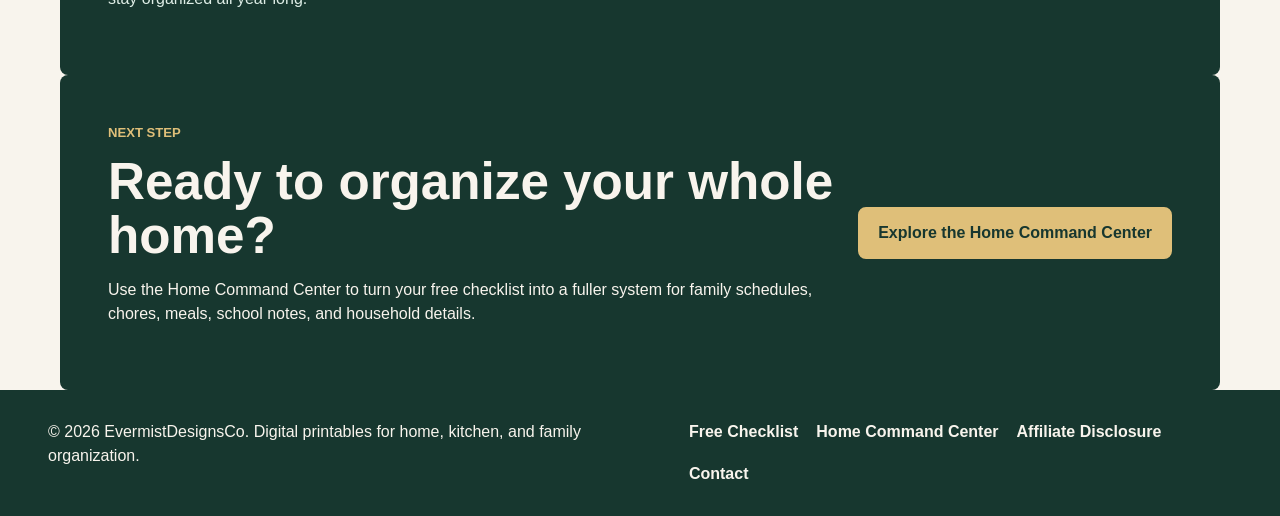
<file: site/resources.html>
<!doctype html>
<html lang="en">
  <head>
    <meta charset="utf-8">
    <meta name="viewport" content="width=device-width, initial-scale=1">
    <meta name="description" content="Browse the EvermistDesignsCo Free Resource Library for free printable checklists, planning pages, and home organization tools.">
    <meta name="p:domain_verify" content="3a80757b731968896e18bf82be5cf312">
    <title>Free Resource Library | EvermistDesignsCo</title>
    <link rel="canonical" href="https://evermistdesigns.page/resources.html">
    <meta property="og:title" content="Evermist Free Resource Library">
    <meta property="og:description" content="Get the free Kitchen Reset Checklist and join the Evermist Free Printable Library for simple home organization tools.">
    <meta property="og:type" content="website">
    <meta property="og:url" content="https://evermistdesigns.page/resources.html">
    <meta property="og:image" content="https://evermistdesigns.page/assets/images/free-kitchen-reset.jpg">
    <link rel="stylesheet" href="assets/css/styles.css">
    <script>
      window.plausible = window.plausible || function() {
        (window.plausible.q = window.plausible.q || []).push(arguments);
      };
    </script>
    <script defer data-domain="evermistdesigns.page" src="https://plausible.io/js/script.js"></script>
    <!-- MailerLite Universal -->
    <script>
      (function(w,d,e,u,f,l,n){w[f]=w[f]||function(){(w[f].q=w[f].q||[])
      .push(arguments);},l=d.createElement(e),l.async=1,l.src=u,
      n=d.getElementsByTagName(e)[0],n.parentNode.insertBefore(l,n);})
      (window,document,'script','https://assets.mailerlite.com/js/universal.js','ml');
      ml('account', '2519604');
    </script>
    <!-- End MailerLite Universal -->
  </head>
  <body>
    <header class="site-header">
      <a class="brand" href="index.html" aria-label="EvermistDesignsCo home">
        <span class="brand-mark">E</span>
        <span>EvermistDesignsCo</span>
      </a>
      <button class="nav-toggle" type="button" aria-expanded="false" aria-controls="site-nav">
        <span class="sr-only">Toggle navigation</span>
        <span></span>
        <span></span>
        <span></span>
      </button>
      <nav class="site-nav" id="site-nav" aria-label="Main navigation">
        <a href="index.html">Home</a>
        <a href="home-command-center.html">Home Command Center</a>
        <a href="shop.html">Shop</a>
        <a class="nav-cta" href="resources.html#free-library-signup" aria-current="page">Free Checklist</a>
        <a href="about.html">About</a>
        <a href="contact.html">Contact</a>
      </nav>
    </header>

    <main>
      <section class="page-hero">
        <p class="eyebrow">Free printable library</p>
        <h1>Free printables for a calmer, more organized home.</h1>
        <p>Discover Evermist's growing collection of free printable tools designed to help you organize your home, simplify routines, and make everyday life a little easier.</p>
        <div class="proof-row" aria-label="Free library trust signals">
          <span class="proof-pill">Free starter resources</span>
          <span class="proof-pill">Instant PDF downloads</span>
          <span class="proof-pill">Personal use printables</span>
        </div>
        <div class="button-row">
          <a class="button primary" href="#free-library-signup">Get the Free Checklist by Email</a>
          <a class="button secondary" href="kitchen-reset-planner.html">Try the Kitchen Reset Planner</a>
          <a class="button secondary" href="#free-home">Browse Freebies</a>
        </div>
      </section>

      <section class="section resource-feature" id="free-home" aria-labelledby="featured-freebie">
        <div class="feature-copy">
          <p class="eyebrow">Available now</p>
          <h2 id="featured-freebie">Kitchen Reset Checklist</h2>
          <p>A free printable checklist for getting the kitchen back under control when counters, dishes, meals, and household clutter start piling up.</p>
          <div class="card-badge-row">
            <span class="card-badge">Free</span>
            <span class="card-badge">Instant PDF</span>
            <span class="card-badge">Email delivery</span>
            <span class="card-badge">2 Gumroad downloads</span>
            <span class="card-badge">5-star reviewed</span>
          </div>
          <div class="button-row">
            <a class="button primary" href="#free-library-signup">Get Checklist by Email</a>
            <a class="button secondary" href="assets/downloads/free-kitchen-reset-checklist.pdf" download>Download PDF Now</a>
          </div>
          <p class="download-note">Want the checklist plus follow-up tips? Join the library below. Prefer not to subscribe? The direct PDF download stays available.</p>
        </div>
        <img class="feature-image" src="assets/images/free-kitchen-reset.jpg" alt="Kitchen Reset Checklist printable preview" loading="lazy" decoding="async">
      </section>

      <section class="section social-proof-panel" aria-labelledby="kitchen-proof-title">
        <div>
          <p class="eyebrow">Freebie feedback</p>
          <h2 id="kitchen-proof-title">The Kitchen Reset Checklist is already helping families.</h2>
          <p>This 5-star Gumroad review is tied directly to the free Kitchen Reset Checklist, which makes it strong proof for the Evermist home organization path.</p>
          <a class="text-link" href="kitchen-reset-checklist.html">See the Kitchen Reset Checklist</a>
        </div>
        <figure class="testimonial-card">
          <div class="rating-badge" aria-label="5 out of 5 stars">5 stars</div>
          <blockquote>The perfect kitchen reset checklist! It helped my family so much!</blockquote>
          <figcaption>Anonymous Gumroad customer review</figcaption>
        </figure>
      </section>

      <section class="section library-callout" aria-labelledby="generator-title">
        <div>
          <p class="eyebrow">Free tool</p>
          <h2 id="generator-title">Build a simple chore chart without sharing any personal information.</h2>
          <p>The Chore Chart Generator stays in your browser, uses only preset choices, and gives you a printable starting point for home routines.</p>
        </div>
        <a class="button primary" href="chore-chart-generator.html">Try the Chore Chart Generator</a>
      </section>

      <section class="section newsletter-panel" id="free-library-signup" aria-labelledby="free-library-signup-title">
        <div>
          <p class="eyebrow">Get the free printable</p>
          <h2 id="free-library-signup-title">Join the Evermist Free Printable Library.</h2>
          <p>Sign up to get the Kitchen Reset Checklist delivered by email, plus simple home organization tips as the library grows.</p>
        </div>
        <div class="mailer-lite-form" aria-label="Evermist Free Printable signup form">
          <div class="ml-embedded" data-form="aeBTeS"></div>
          <p class="signup-note">Subscribers receive the Kitchen Reset Checklist by email, plus calm home organization tips and new free printables as the Evermist library grows.</p>
        </div>
      </section>

      <section class="section product-preview" aria-labelledby="coming-soon-title">
        <div class="section-heading">
          <p class="eyebrow">Coming soon</p>
          <h2 id="coming-soon-title">More free printables are on the way.</h2>
          <p>These resources are planned next so the library can grow into a helpful starter system for home, kitchen, and family planning.</p>
        </div>
        <div class="resource-grid">
          <article class="locked">
            <p class="status-label">Coming soon</p>
            <h3>Weekly Cleaning Checklist</h3>
            <p>A simple weekly reset page for keeping home routines easier to follow.</p>
          </article>
          <article class="locked">
            <p class="status-label">Coming soon</p>
            <h3>Grocery List</h3>
            <p>A tidy shopping list for pantry staples, household goods, and meal planning.</p>
          </article>
          <article class="locked">
            <p class="status-label">Coming soon</p>
            <h3>Family Routine Planner</h3>
            <p>A printable routine page for morning, evening, and after-school rhythms.</p>
          </article>
          <article class="locked">
            <p class="status-label">Coming soon</p>
            <h3>Meal Planner</h3>
            <p>A weekly planning page for meals, prep notes, and simple dinner ideas.</p>
          </article>
        </div>
      </section>

      <section class="section library-callout" aria-labelledby="shop-more-title">
        <div>
          <p class="eyebrow">Ready for more?</p>
          <h2 id="shop-more-title">Explore Evermist's complete printable collections.</h2>
          <p>Looking for a full home management system? Browse premium printable bundles designed to help busy families stay organized all year long.</p>
        </div>
        <a class="button primary" href="home-command-center.html">Explore the Home Command Center</a>
      </section>

      <section class="section whole-home-cta" aria-labelledby="whole-home-cta-title">
        <div>
          <p class="eyebrow">Next step</p>
          <h2 id="whole-home-cta-title">Ready to organize your whole home?</h2>
          <p>Use the Home Command Center to turn your free checklist into a fuller system for family schedules, chores, meals, school notes, and household details.</p>
        </div>
        <a class="button primary" href="home-command-center.html">Explore the Home Command Center</a>
      </section>
    </main>

    <footer class="site-footer">
      <p>&copy; 2026 EvermistDesignsCo. Digital printables for home, kitchen, and family organization.</p>
      <div class="footer-links">
        <a href="resources.html#free-library-signup">Free Checklist</a>
        <a href="home-command-center.html">Home Command Center</a>
        <a href="disclosure.html">Affiliate Disclosure</a>
        <a href="contact.html">Contact</a>
      </div>
    </footer>
    <script src="assets/js/main.js"></script>
  </body>
</html>
</file>
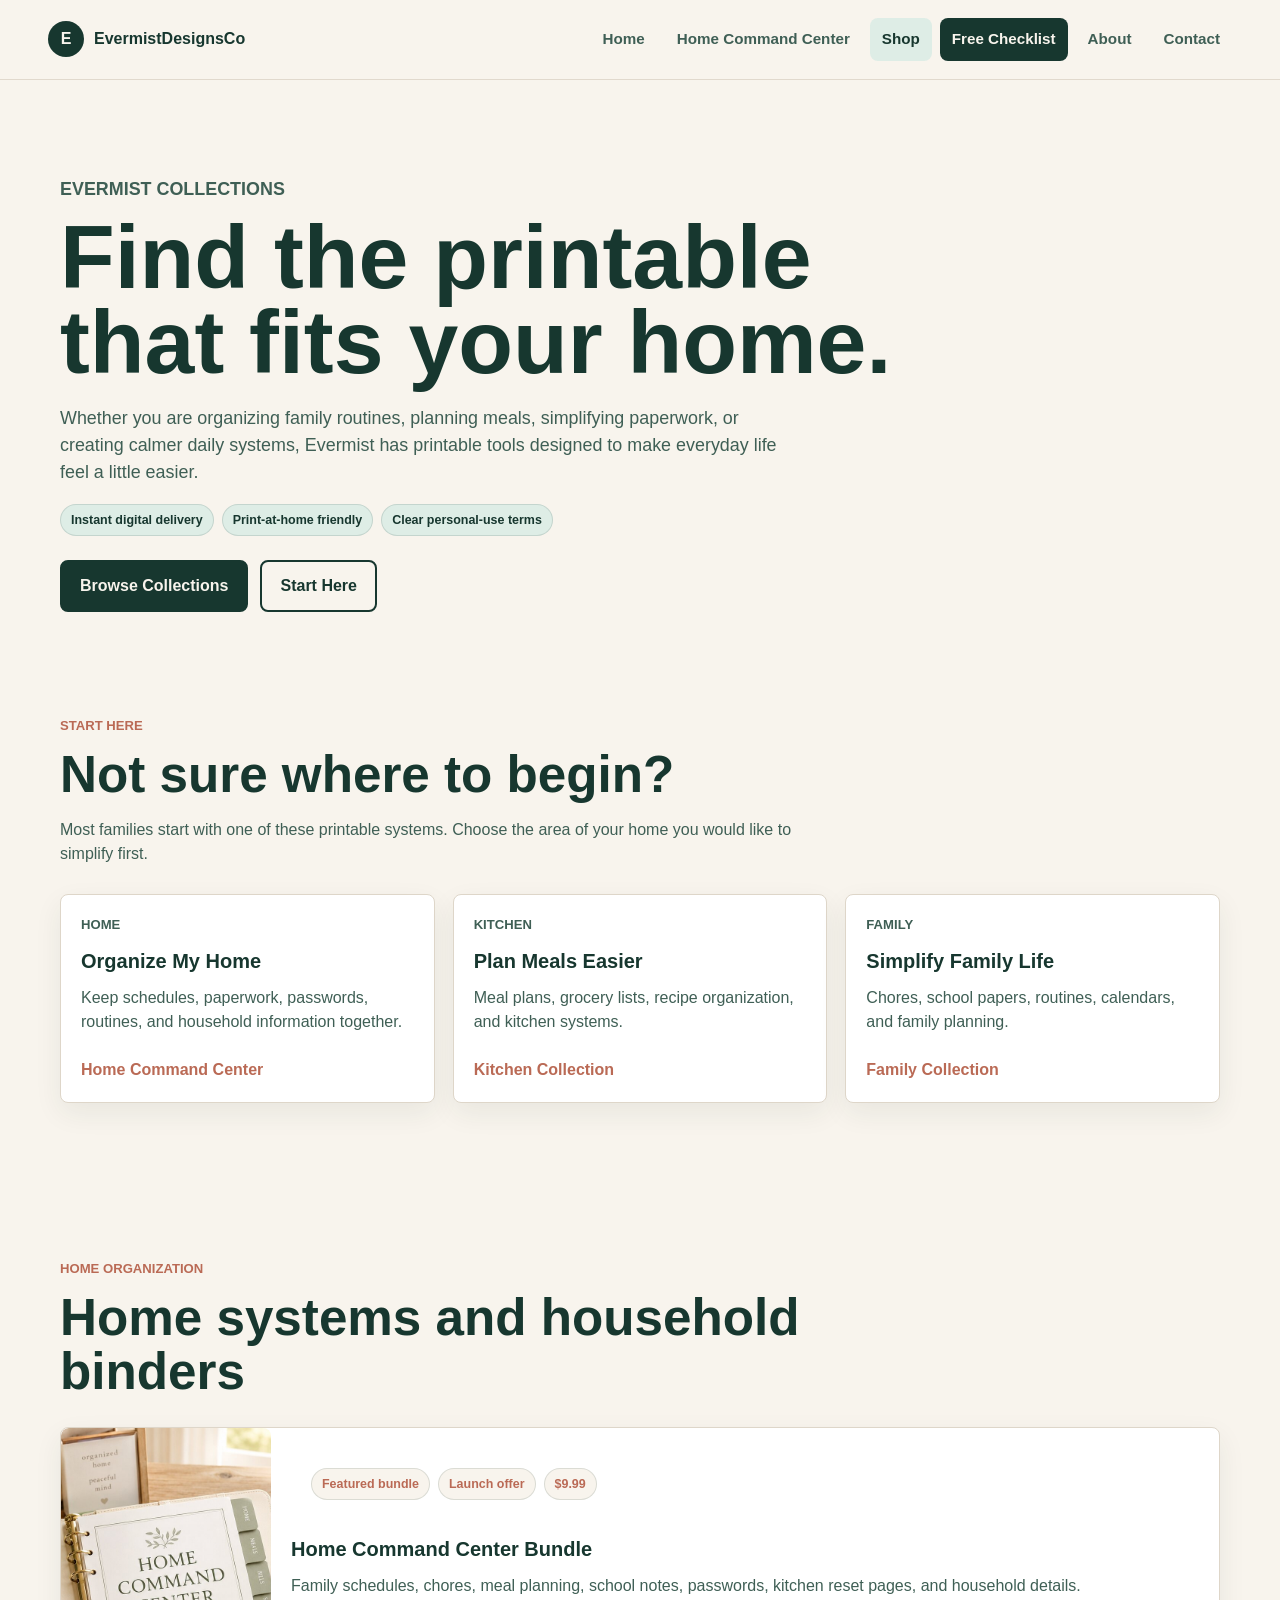
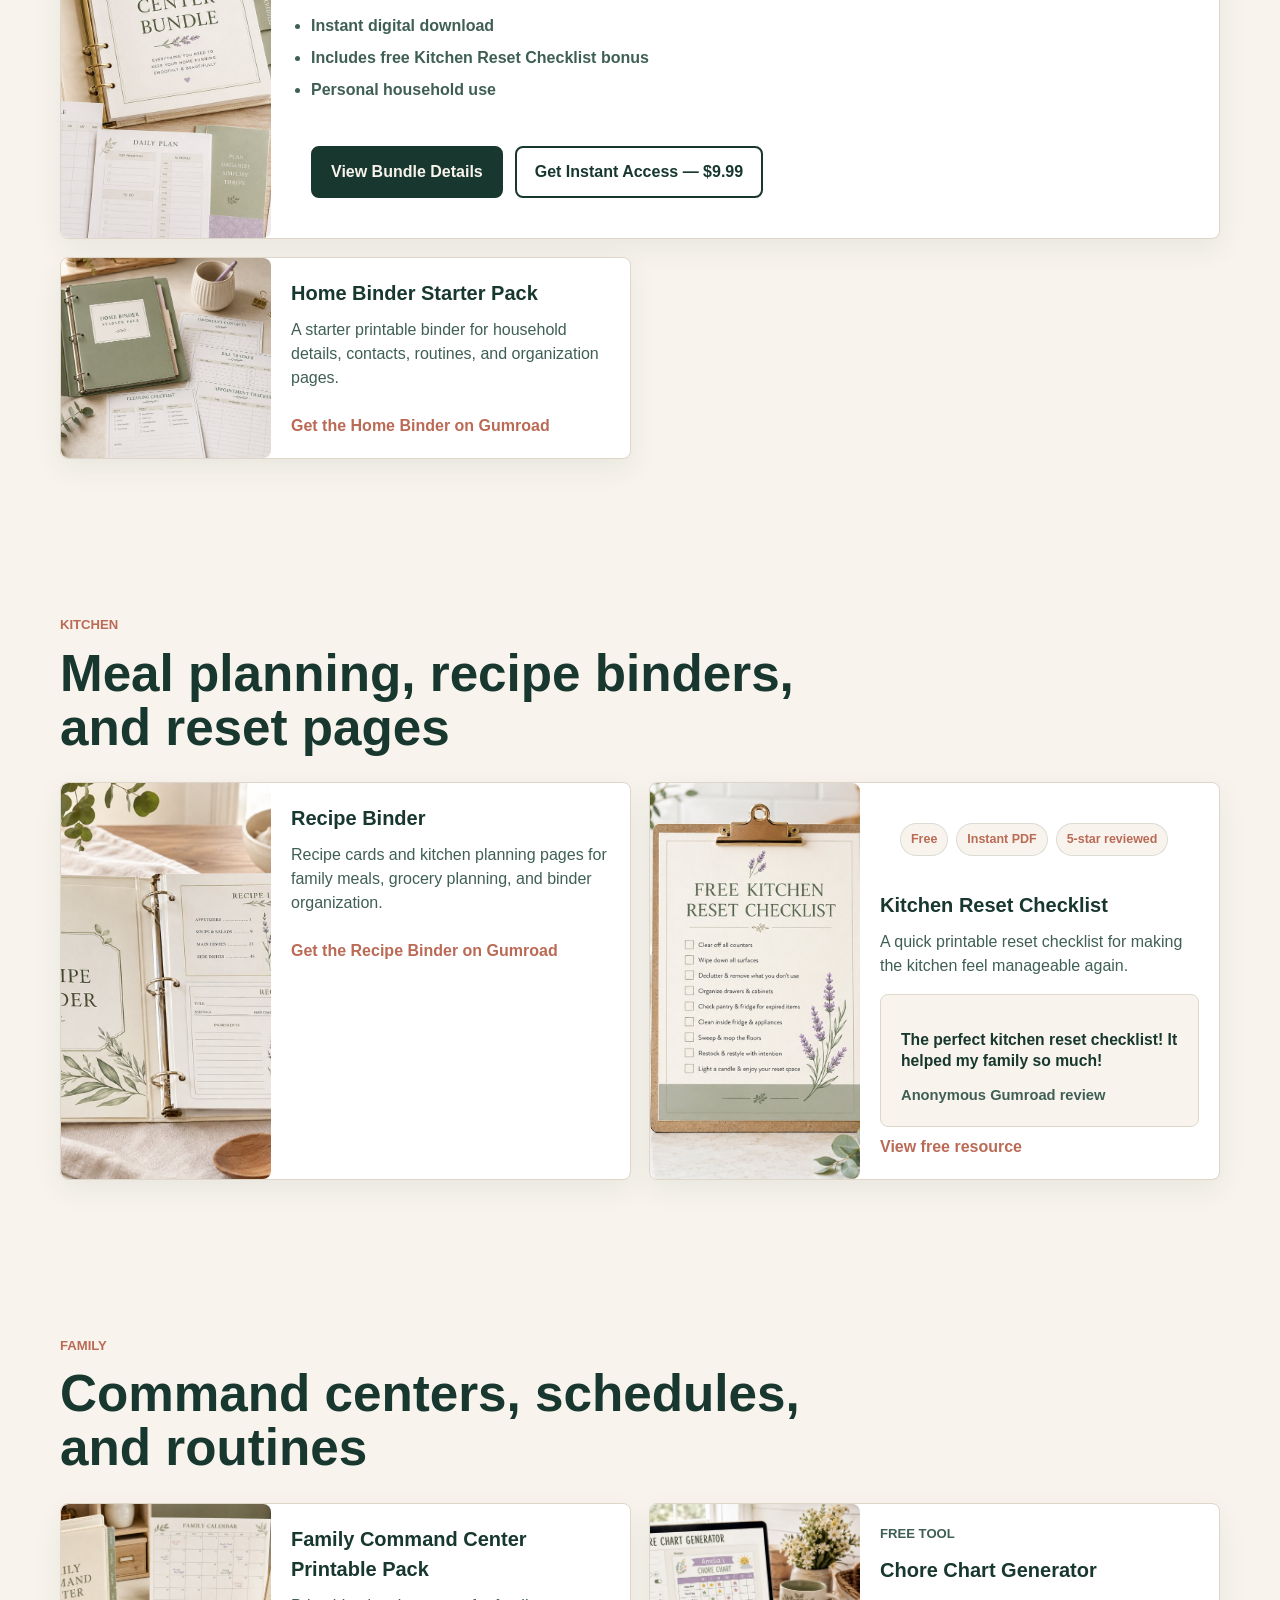
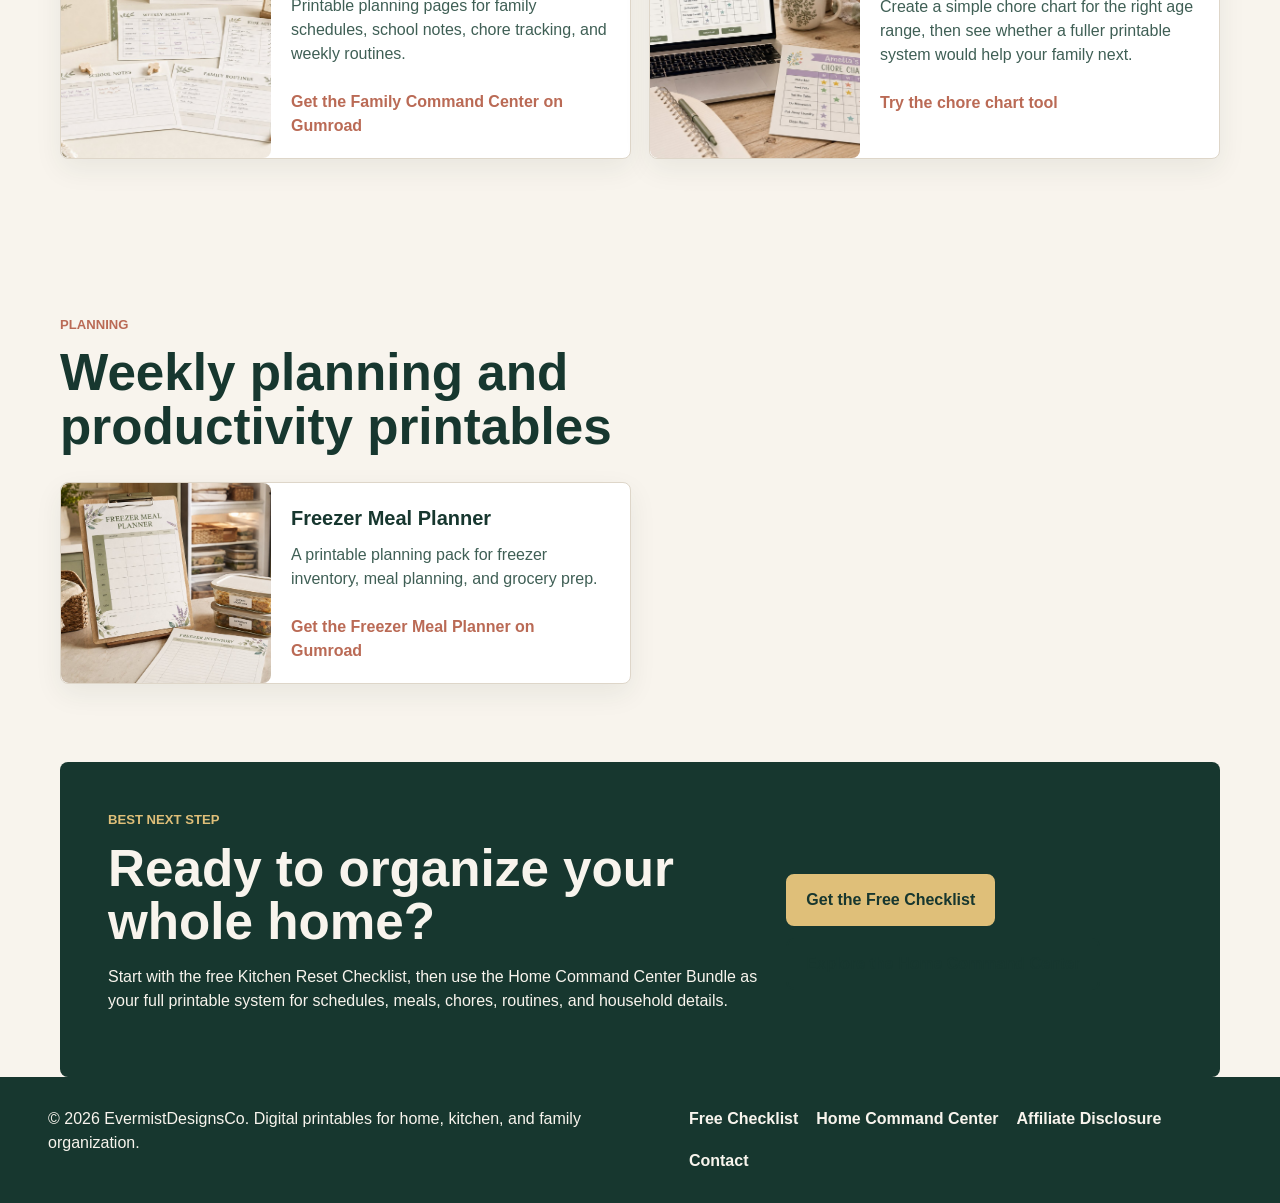
<file: site/shop.html>
<!doctype html>
<html lang="en">
  <head>
    <meta charset="utf-8">
    <meta name="viewport" content="width=device-width, initial-scale=1">
    <meta name="description" content="Shop EvermistDesignsCo printable planners, home organization bundles, kitchen binders, and family command center resources.">
    <meta name="p:domain_verify" content="3a80757b731968896e18bf82be5cf312">
    <title>Shop Printables | EvermistDesignsCo</title>
    <link rel="canonical" href="https://evermistdesigns.page/shop.html">
    <meta property="og:title" content="Shop EvermistDesignsCo Printables">
    <meta property="og:description" content="Browse Gumroad-first printable systems for home organization, kitchen planning, family routines, and the Home Command Center Bundle.">
    <meta property="og:type" content="website">
    <meta property="og:url" content="https://evermistdesigns.page/shop.html">
    <meta property="og:image" content="https://evermistdesigns.page/assets/images/home-command-center-bundle.jpg">
    <link rel="stylesheet" href="assets/css/styles.css">
    <script>
      window.plausible = window.plausible || function() {
        (window.plausible.q = window.plausible.q || []).push(arguments);
      };
    </script>
    <script defer data-domain="evermistdesigns.page" src="https://plausible.io/js/script.js"></script>
    <!-- MailerLite Universal -->
    <script>
      (function(w,d,e,u,f,l,n){w[f]=w[f]||function(){(w[f].q=w[f].q||[])
      .push(arguments);},l=d.createElement(e),l.async=1,l.src=u,
      n=d.getElementsByTagName(e)[0],n.parentNode.insertBefore(l,n);})
      (window,document,'script','https://assets.mailerlite.com/js/universal.js','ml');
      ml('account', '2519604');
    </script>
    <!-- End MailerLite Universal -->
  </head>
  <body>
    <header class="site-header">
      <a class="brand" href="index.html" aria-label="EvermistDesignsCo home">
        <span class="brand-mark">E</span>
        <span>EvermistDesignsCo</span>
      </a>
      <button class="nav-toggle" type="button" aria-expanded="false" aria-controls="site-nav">
        <span class="sr-only">Toggle navigation</span>
        <span></span>
        <span></span>
        <span></span>
      </button>
      <nav class="site-nav" id="site-nav" aria-label="Main navigation">
        <a href="index.html">Home</a>
        <a href="home-command-center.html">Home Command Center</a>
        <a href="shop.html" aria-current="page">Shop</a>
        <a class="nav-cta" href="resources.html#free-library-signup">Free Checklist</a>
        <a href="about.html">About</a>
        <a href="contact.html">Contact</a>
      </nav>
    </header>

    <main>
      <section class="page-hero">
        <p class="eyebrow">Evermist collections</p>
        <h1>Find the printable that fits your home.</h1>
        <p>Whether you are organizing family routines, planning meals, simplifying paperwork, or creating calmer daily systems, Evermist has printable tools designed to make everyday life feel a little easier.</p>
        <div class="proof-row" aria-label="Shop trust signals">
          <span class="proof-pill">Instant digital delivery</span>
          <span class="proof-pill">Print-at-home friendly</span>
          <span class="proof-pill">Clear personal-use terms</span>
        </div>
        <div class="button-row">
          <a class="button primary" href="#home-organization">Browse Collections</a>
          <a class="button secondary" href="#featured">Start Here</a>
        </div>
      </section>

      <section class="section start-here" id="featured">
        <div class="section-heading">
          <p class="eyebrow">Start here</p>
          <h2>Not sure where to begin?</h2>
          <p>Most families start with one of these printable systems. Choose the area of your home you would like to simplify first.</p>
        </div>
        <div class="product-grid">
          <article class="product-card">
            <div>
              <p class="product-kicker">Home</p>
              <h3>Organize My Home</h3>
              <p>Keep schedules, paperwork, passwords, routines, and household information together.</p>
              <a class="text-link" href="home-command-center.html">Home Command Center</a>
            </div>
          </article>
          <article class="product-card">
            <div>
              <p class="product-kicker">Kitchen</p>
              <h3>Plan Meals Easier</h3>
              <p>Meal plans, grocery lists, recipe organization, and kitchen systems.</p>
              <a class="text-link" href="#kitchen">Kitchen Collection</a>
            </div>
          </article>
          <article class="product-card">
            <div>
              <p class="product-kicker">Family</p>
              <h3>Simplify Family Life</h3>
              <p>Chores, school papers, routines, calendars, and family planning.</p>
              <a class="text-link" href="#family">Family Collection</a>
            </div>
          </article>
        </div>
      </section>

      <section class="section shop-section" id="home-organization">
        <div class="section-heading">
          <p class="eyebrow">Home Organization</p>
          <h2>Home systems and household binders</h2>
        </div>
        <div class="shop-grid">
          <article class="shop-card highlight">
            <img src="assets/images/home-command-center-bundle.jpg" alt="Home Command Center Bundle preview" loading="lazy" decoding="async">
            <div>
              <div class="card-badge-row">
                <span class="card-badge">Featured bundle</span>
                <span class="card-badge">Launch offer</span>
                <span class="card-badge">$9.99</span>
              </div>
              <h3>Home Command Center Bundle</h3>
              <p>Family schedules, chores, meal planning, school notes, passwords, kitchen reset pages, and household details.</p>
              <ul class="mini-proof-list" aria-label="Home Command Center trust details">
                <li>Instant digital download</li>
                <li>Includes free Kitchen Reset Checklist bonus</li>
                <li>Personal household use</li>
              </ul>
              <div class="button-row">
                <a class="button primary" href="home-command-center.html">View Bundle Details</a>
                <a class="button secondary" href="https://evermistdesignsco.gumroad.com/l/home-command-center-bundle?utm_source=evermist_website&amp;utm_medium=shop_page&amp;utm_campaign=home_command_center">Get Instant Access — $9.99</a>
              </div>
            </div>
          </article>
          <article class="shop-card">
            <img src="assets/images/home-binder-starter-pack.jpg" alt="Home Binder Starter Pack preview" loading="lazy" decoding="async">
            <div>
              <h3>Home Binder Starter Pack</h3>
              <p>A starter printable binder for household details, contacts, routines, and organization pages.</p>
              <a class="text-link" href="https://evermistdesignsco.gumroad.com/l/home-binder-starter-pack">Get the Home Binder on Gumroad</a>
            </div>
          </article>
        </div>
      </section>

      <section class="section shop-section" id="kitchen">
        <div class="section-heading">
          <p class="eyebrow">Kitchen</p>
          <h2>Meal planning, recipe binders, and reset pages</h2>
        </div>
        <div class="shop-grid">
          <article class="shop-card">
            <img src="assets/images/recipe-binder.jpg" alt="Recipe Binder printable preview" loading="lazy" decoding="async">
            <div>
              <h3>Recipe Binder</h3>
              <p>Recipe cards and kitchen planning pages for family meals, grocery planning, and binder organization.</p>
              <a class="text-link" href="https://evermistdesignsco.gumroad.com/l/recipe-binder-printable">Get the Recipe Binder on Gumroad</a>
            </div>
          </article>
          <article class="shop-card">
            <img src="assets/images/free-kitchen-reset.jpg" alt="Kitchen Reset Checklist preview" loading="lazy" decoding="async">
            <div>
              <div class="card-badge-row">
                <span class="card-badge">Free</span>
                <span class="card-badge">Instant PDF</span>
                <span class="card-badge">5-star reviewed</span>
              </div>
              <h3>Kitchen Reset Checklist</h3>
              <p>A quick printable reset checklist for making the kitchen feel manageable again.</p>
              <figure class="inline-testimonial">
                <blockquote>The perfect kitchen reset checklist! It helped my family so much!</blockquote>
                <figcaption>Anonymous Gumroad review</figcaption>
              </figure>
              <a class="text-link" href="kitchen-reset-checklist.html">View free resource</a>
            </div>
          </article>
        </div>
      </section>

      <section class="section shop-section" id="family">
        <div class="section-heading">
          <p class="eyebrow">Family</p>
          <h2>Command centers, schedules, and routines</h2>
        </div>
        <div class="shop-grid">
          <article class="shop-card">
            <img src="assets/images/family-command-center.jpg" alt="Family Command Center Printable Pack preview" loading="lazy" decoding="async">
            <div>
              <h3>Family Command Center Printable Pack</h3>
              <p>Printable planning pages for family schedules, school notes, chore tracking, and weekly routines.</p>
              <a class="text-link" href="https://evermistdesignsco.gumroad.com/l/family-command-center-printable-pack">Get the Family Command Center on Gumroad</a>
            </div>
          </article>
          <article class="shop-card">
            <img src="assets/images/chore-chart-generator.jpg" alt="Chore Chart Generator shown on a laptop with a printed personalized chart" loading="lazy" decoding="async">
            <div>
              <p class="product-kicker">Free tool</p>
              <h3>Chore Chart Generator</h3>
              <p>Create a simple chore chart for the right age range, then see whether a fuller printable system would help your family next.</p>
              <a class="text-link" href="chore-chart-generator.html">Try the chore chart tool</a>
            </div>
          </article>
        </div>
      </section>

      <section class="section shop-section" id="planning">
        <div class="section-heading">
          <p class="eyebrow">Planning</p>
          <h2>Weekly planning and productivity printables</h2>
        </div>
        <div class="shop-grid">
          <article class="shop-card">
            <img src="assets/images/freezer-meal-planner.jpg" alt="Freezer Meal Planner printable preview" loading="lazy" decoding="async">
            <div>
              <h3>Freezer Meal Planner</h3>
              <p>A printable planning pack for freezer inventory, meal planning, and grocery prep.</p>
              <a class="text-link" href="https://evermistdesignsco.gumroad.com/l/freezer-meal-planner-pack">Get the Freezer Meal Planner on Gumroad</a>
            </div>
          </article>
        </div>
      </section>

      <section class="section whole-home-cta" aria-labelledby="shop-final-cta-title">
        <div>
          <p class="eyebrow">Best next step</p>
          <h2 id="shop-final-cta-title">Ready to organize your whole home?</h2>
          <p>Start with the free Kitchen Reset Checklist, then use the Home Command Center Bundle as your full printable system for schedules, meals, chores, routines, and household details.</p>
        </div>
        <div class="button-row">
          <a class="button primary" href="resources.html#free-library-signup">Get the Free Checklist</a>
          <a class="button secondary" href="home-command-center.html">Explore the Home Command Center</a>
        </div>
      </section>
    </main>

    <footer class="site-footer">
      <p>&copy; 2026 EvermistDesignsCo. Digital printables for home, kitchen, and family organization.</p>
      <div class="footer-links">
        <a href="resources.html#free-library-signup">Free Checklist</a>
        <a href="home-command-center.html">Home Command Center</a>
        <a href="disclosure.html">Affiliate Disclosure</a>
        <a href="contact.html">Contact</a>
      </div>
    </footer>
    <script src="assets/js/main.js"></script>
  </body>
</html>
</file>
<file: site/assets/css/styles.css>
:root {
  --ink: #17372f;
  --ink-soft: #3f5f55;
  --paper: #f8f4ed;
  --mist: #deede6;
  --mint: #a6cdb9;
  --gold: #dfbf79;
  --coral: #ba6a55;
  --white: #ffffff;
  --line: #ded6c9;
  --shadow: 0 18px 42px rgba(23, 55, 47, 0.12);
  --radius: 8px;
  --max-width: 1160px;
}

* {
  box-sizing: border-box;
}

body {
  margin: 0;
  color: var(--ink);
  background: var(--paper);
  font-family: Arial, Helvetica, sans-serif;
  line-height: 1.5;
}

img {
  display: block;
  max-width: 100%;
}

a {
  color: inherit;
}

a:focus-visible,
button:focus-visible,
input:focus-visible {
  outline: 3px solid var(--gold);
  outline-offset: 3px;
}

.sr-only {
  position: absolute;
  width: 1px;
  height: 1px;
  padding: 0;
  margin: -1px;
  overflow: hidden;
  clip: rect(0, 0, 0, 0);
  white-space: nowrap;
  border: 0;
}

.site-header {
  position: sticky;
  top: 0;
  z-index: 10;
  display: flex;
  align-items: center;
  justify-content: space-between;
  gap: 24px;
  padding: 18px clamp(18px, 4vw, 48px);
  background: rgba(248, 244, 237, 0.94);
  border-bottom: 1px solid rgba(222, 214, 201, 0.86);
  backdrop-filter: blur(10px);
}

.brand {
  display: inline-flex;
  align-items: center;
  gap: 10px;
  font-weight: 800;
  text-decoration: none;
  transition: color 180ms ease;
}

.brand-mark {
  display: inline-grid;
  width: 36px;
  height: 36px;
  place-items: center;
  color: var(--paper);
  background: var(--ink);
  border-radius: 50%;
}

.site-nav {
  display: flex;
  align-items: center;
  gap: 8px;
}

.site-nav a {
  padding: 10px 12px;
  color: var(--ink-soft);
  font-size: 0.95rem;
  font-weight: 700;
  text-decoration: none;
  transition: background 180ms ease, color 180ms ease;
}

.site-nav a[aria-current="page"],
.site-nav a:hover {
  color: var(--ink);
  background: var(--mist);
  border-radius: var(--radius);
}

.site-nav .nav-cta {
  color: var(--paper);
  background: var(--ink);
  border-radius: var(--radius);
}

.site-nav .nav-cta:hover,
.site-nav .nav-cta[aria-current="page"] {
  color: var(--ink);
  background: var(--gold);
}

.nav-toggle {
  display: none;
  width: 42px;
  height: 42px;
  padding: 9px;
  background: var(--white);
  border: 1px solid var(--line);
  border-radius: var(--radius);
}

.nav-toggle span:not(.sr-only) {
  display: block;
  height: 2px;
  margin: 5px 0;
  background: var(--ink);
}

.hero,
.page-hero,
.section {
  width: min(var(--max-width), calc(100% - 36px));
  margin: 0 auto;
}

.hero {
  display: grid;
  grid-template-columns: minmax(0, 1.02fr) minmax(320px, 0.78fr);
  align-items: center;
  gap: clamp(28px, 6vw, 76px);
  min-height: calc(100vh - 73px);
  padding: clamp(48px, 8vw, 86px) 0;
}

.hero-copy {
  max-width: 680px;
}

.eyebrow,
.product-kicker {
  margin: 0 0 12px;
  color: var(--coral);
  font-size: 0.82rem;
  font-weight: 800;
  letter-spacing: 0;
  text-transform: uppercase;
}

h1,
h2,
h3,
p {
  margin-top: 0;
}

h1 {
  margin-bottom: 20px;
  font-size: clamp(3rem, 7vw, 6.5rem);
  line-height: 0.95;
}

h2 {
  margin-bottom: 16px;
  font-size: clamp(2rem, 4vw, 3.4rem);
  line-height: 1.05;
}

h3 {
  margin-bottom: 10px;
  font-size: 1.25rem;
}

.hero-text,
.page-hero p,
.feature-copy p,
.narrow-text {
  color: var(--ink-soft);
  font-size: 1.12rem;
}

.hero-actions,
.button-row {
  display: flex;
  flex-wrap: wrap;
  gap: 12px;
  margin-top: 24px;
}

.proof-row,
.card-badge-row {
  display: flex;
  flex-wrap: wrap;
  gap: 8px;
  margin: 18px 0 0;
}

.card-badge-row {
  margin: 0 0 14px;
}

.proof-pill,
.card-badge,
.rating-badge {
  display: inline-flex;
  align-items: center;
  min-height: 30px;
  padding: 6px 10px;
  color: var(--ink);
  background: var(--mist);
  border: 1px solid rgba(23, 55, 47, 0.13);
  border-radius: 999px;
  font-size: 0.78rem;
  font-weight: 800;
}

.proof-pill.light {
  color: var(--paper);
  background: rgba(255, 255, 255, 0.14);
  border-color: rgba(255, 255, 255, 0.3);
}

.card-badge,
.rating-badge {
  color: var(--coral);
  background: var(--paper);
}

.button {
  display: inline-flex;
  min-height: 46px;
  align-items: center;
  justify-content: center;
  padding: 12px 18px;
  font-weight: 800;
  text-decoration: none;
  border-radius: var(--radius);
  border: 2px solid var(--ink);
  box-shadow: 0 0 0 rgba(23, 55, 47, 0);
  transition: background 180ms ease, border-color 180ms ease, box-shadow 180ms ease, color 180ms ease, transform 180ms ease;
}

.button.primary {
  color: var(--paper);
  background: var(--ink);
}

.button.secondary {
  color: var(--ink);
  background: transparent;
}

.button:hover,
.text-link:hover,
.link-panel a:hover {
  transform: translateY(-1px);
}

.button.primary:hover {
  color: var(--ink);
  background: var(--gold);
  border-color: var(--gold);
  box-shadow: 0 12px 24px rgba(23, 55, 47, 0.14);
}

.button.secondary:hover {
  background: var(--white);
  box-shadow: 0 10px 22px rgba(23, 55, 47, 0.08);
}

.hero-media {
  position: relative;
  padding: 16px;
  background: linear-gradient(135deg, var(--mist), var(--gold));
  border-radius: var(--radius);
  box-shadow: var(--shadow);
  transition: transform 220ms ease, box-shadow 220ms ease;
}

.hero-media:hover {
  transform: translateY(-3px);
  box-shadow: 0 22px 52px rgba(23, 55, 47, 0.16);
}

.hero-media img,
.feature-image,
.product-card img,
.shop-card img {
  border-radius: var(--radius);
}

.section {
  padding: clamp(42px, 7vw, 78px) 0;
}

.page-hero {
  padding: clamp(52px, 8vw, 96px) 0 26px;
}

.page-hero h1 {
  max-width: 900px;
}

.page-hero p {
  max-width: 720px;
}

.freebie-hero {
  display: grid;
  grid-template-columns: minmax(0, 1fr) minmax(280px, 0.62fr);
  gap: 32px;
  align-items: center;
}

.category-list,
.link-panel {
  display: grid;
  grid-template-columns: repeat(2, minmax(0, 1fr));
  gap: 12px;
}

.category-list a,
.link-panel a {
  display: flex;
  align-items: center;
  min-height: 72px;
  padding: 18px;
  font-weight: 800;
  text-decoration: none;
  background: var(--white);
  border: 1px solid var(--line);
  border-radius: var(--radius);
  transition: border-color 180ms ease, box-shadow 180ms ease, transform 180ms ease;
}

.category-list a:hover,
.link-panel a:hover {
  border-color: rgba(186, 106, 85, 0.5);
  box-shadow: 0 12px 26px rgba(23, 55, 47, 0.09);
}

.feature-band {
  display: grid;
  grid-template-columns: minmax(0, 1fr) minmax(280px, 0.72fr);
  gap: 28px;
  align-items: center;
  padding: clamp(32px, 5vw, 54px);
  background: var(--mist);
  border: 1px solid var(--line);
  border-radius: var(--radius);
}

.resource-feature {
  display: grid;
  grid-template-columns: minmax(0, 1fr) minmax(280px, 0.68fr);
  gap: 28px;
  align-items: center;
  padding: clamp(32px, 5vw, 54px);
  background: var(--mist);
  border: 1px solid var(--line);
  border-radius: var(--radius);
}

.benefit-list {
  display: grid;
  gap: 12px;
  padding: 0;
  margin: 0;
  list-style: none;
}

.feature-visual {
  display: grid;
  gap: 16px;
}

.feature-visual img {
  width: 100%;
  max-height: 360px;
  object-fit: cover;
  object-position: top center;
  border-radius: var(--radius);
  box-shadow: 0 14px 32px rgba(23, 55, 47, 0.1);
}

.benefit-list li {
  padding: 14px 16px;
  font-weight: 700;
  background: rgba(255, 255, 255, 0.7);
  border: 1px solid rgba(23, 55, 47, 0.12);
  border-radius: var(--radius);
}

.section-heading {
  max-width: 760px;
  margin-bottom: 28px;
}

.section-heading p:last-child {
  color: var(--ink-soft);
}

.product-grid,
.shop-grid,
.resource-grid,
.trust-strip,
.step-grid {
  display: grid;
  grid-template-columns: repeat(3, minmax(0, 1fr));
  gap: 18px;
}

.trust-strip {
  grid-template-columns: repeat(4, minmax(0, 1fr));
  padding-top: 0;
}

.shop-grid {
  grid-template-columns: repeat(2, minmax(0, 1fr));
}

.product-card,
.shop-card,
.resource-grid article,
.trust-strip article,
.step-grid article,
.story-note {
  background: var(--white);
  border: 1px solid var(--line);
  border-radius: var(--radius);
  box-shadow: 0 10px 28px rgba(23, 55, 47, 0.07);
  transition: border-color 180ms ease, box-shadow 180ms ease, transform 180ms ease;
}

.product-card:hover,
.shop-card:hover,
.resource-grid article:hover,
.trust-strip article:hover,
.step-grid article:hover {
  border-color: rgba(186, 106, 85, 0.42);
  box-shadow: 0 18px 38px rgba(23, 55, 47, 0.1);
  transform: translateY(-2px);
}

.product-card {
  overflow: hidden;
}

.product-card div,
.shop-card div,
.resource-grid article,
.trust-strip article,
.step-grid article,
.story-note {
  padding: 20px;
}

.product-card p,
.shop-card p,
.resource-grid p,
.trust-strip p,
.step-grid p,
.legal-copy p,
.split-story p {
  color: var(--ink-soft);
}

.trust-strip span,
.status-label {
  display: inline-flex;
  margin-bottom: 10px;
  color: var(--coral);
  font-size: 0.8rem;
  font-weight: 800;
  text-transform: uppercase;
}

.trust-strip p {
  margin-bottom: 0;
  font-weight: 700;
}

.social-proof-panel {
  display: grid;
  grid-template-columns: minmax(0, 1fr) minmax(280px, 0.76fr);
  gap: 28px;
  align-items: center;
  padding: clamp(30px, 5vw, 48px);
  background: var(--white);
  border: 1px solid var(--line);
  border-radius: var(--radius);
  box-shadow: 0 10px 28px rgba(23, 55, 47, 0.07);
}

.social-proof-panel p {
  color: var(--ink-soft);
}

.testimonial-card,
.inline-testimonial {
  margin: 0;
  padding: 20px;
  background: var(--paper);
  border: 1px solid var(--line);
  border-radius: var(--radius);
}

.testimonial-card blockquote,
.inline-testimonial blockquote {
  margin: 14px 0 12px;
  color: var(--ink);
  font-size: 1.08rem;
  font-weight: 800;
  line-height: 1.35;
}

.inline-testimonial {
  margin: 16px 0 0;
}

.inline-testimonial blockquote {
  font-size: 0.98rem;
}

.testimonial-card figcaption,
.inline-testimonial figcaption {
  color: var(--ink-soft);
  font-size: 0.92rem;
  font-weight: 700;
}

.mini-proof-list {
  display: grid;
  gap: 8px;
  padding-left: 20px;
  margin: 14px 0 0;
  color: var(--ink-soft);
  font-weight: 700;
}

.mini-proof-list.light {
  color: var(--mist);
}

.how-it-works {
  border-top: 1px solid var(--line);
}

.step-grid span {
  display: inline-flex;
  margin-bottom: 16px;
  color: var(--coral);
  font-size: 0.82rem;
  font-weight: 800;
}

.step-grid p {
  margin-bottom: 0;
}

.shop-card {
  display: grid;
  grid-template-columns: 210px minmax(0, 1fr);
  overflow: hidden;
}

.shop-card.highlight {
  grid-column: 1 / -1;
}

.shop-card.text-only {
  grid-template-columns: 1fr;
}

.shop-card img {
  width: 100%;
  height: 100%;
  object-fit: cover;
}

.product-gallery {
  display: grid;
  grid-template-columns: repeat(4, minmax(0, 1fr));
  gap: 18px;
}

.product-gallery figure {
  margin: 0;
  overflow: hidden;
  background: var(--white);
  border: 1px solid var(--line);
  border-radius: var(--radius);
  box-shadow: 0 10px 28px rgba(23, 55, 47, 0.07);
}

.product-gallery img {
  width: 100%;
  aspect-ratio: 4 / 5;
  object-fit: cover;
  object-position: top center;
}

.product-gallery figcaption {
  padding: 14px 16px;
  color: var(--ink-soft);
  font-weight: 800;
}

.download-note {
  margin-top: 14px;
  margin-bottom: 0;
  color: var(--ink-soft);
  font-weight: 700;
}

.signup-note {
  margin: 4px 0 0;
  color: var(--ink-soft);
  font-size: 0.94rem;
  font-weight: 700;
}

.detail-grid,
.recommendation-panel,
.purchase-summary {
  display: grid;
  grid-template-columns: minmax(0, 1fr) minmax(280px, 0.72fr);
  gap: 28px;
  align-items: center;
}

.info-card,
.value-card,
.notice-panel,
.recommendation-panel {
  padding: clamp(28px, 5vw, 46px);
  background: var(--white);
  border: 1px solid var(--line);
  border-radius: var(--radius);
  box-shadow: 0 10px 28px rgba(23, 55, 47, 0.07);
}

.detail-list {
  display: grid;
  gap: 10px;
  padding-left: 20px;
  margin: 0;
  color: var(--ink-soft);
  font-weight: 700;
}

.price-line {
  margin-bottom: 10px;
  color: var(--ink);
  font-size: 2rem;
  line-height: 1;
  font-weight: 800;
}

.price-line span {
  display: inline-flex;
  margin-left: 6px;
  color: var(--ink-soft);
  font-size: 0.95rem;
  font-weight: 700;
}

.value-card .detail-list {
  margin: 18px 0;
}

.full-width {
  width: 100%;
}

.notice-panel {
  background: var(--mist);
}

.recommendation-panel {
  background: var(--ink);
}

.recommendation-panel h2,
.recommendation-panel h3,
.recommendation-panel p {
  color: var(--paper);
}

.recommendation-panel .eyebrow {
  color: var(--gold);
}

.recommendation-panel img {
  width: 100%;
  border-radius: var(--radius);
  box-shadow: 0 14px 32px rgba(0, 0, 0, 0.16);
}

.recommendation-panel .button.primary {
  color: var(--ink);
  background: var(--gold);
  border-color: var(--gold);
}

.recommendation-panel .button.secondary {
  color: var(--paper);
  border-color: var(--paper);
}

.recommendation-panel .button.secondary:hover {
  color: var(--ink);
}

.text-link {
  display: inline-flex;
  margin-top: 8px;
  color: var(--coral);
  font-weight: 800;
  text-decoration: none;
}

.library-callout {
  display: flex;
  align-items: center;
  justify-content: space-between;
  gap: 24px;
  padding: clamp(30px, 5vw, 48px);
  color: var(--paper);
  background: var(--ink);
  border-radius: var(--radius);
}

.library-callout p,
.library-callout .eyebrow {
  color: var(--mist);
}

.library-callout .button.primary {
  color: var(--ink);
  background: var(--gold);
  border-color: var(--gold);
}

.whole-home-cta {
  display: flex;
  align-items: center;
  justify-content: space-between;
  gap: 24px;
  padding: clamp(30px, 5vw, 48px);
  color: var(--paper);
  background: var(--ink);
  border-radius: var(--radius);
}

.whole-home-cta h2,
.whole-home-cta h3,
.whole-home-cta p,
.whole-home-cta .eyebrow {
  color: var(--paper);
}

.whole-home-cta .eyebrow {
  color: var(--gold);
}

.whole-home-cta p {
  max-width: 720px;
}

.whole-home-cta .button.primary {
  flex: 0 0 auto;
  color: var(--ink);
  background: var(--gold);
  border-color: var(--gold);
}

.newsletter-panel {
  display: grid;
  grid-template-columns: minmax(0, 1fr) minmax(300px, 0.8fr);
  gap: 28px;
  align-items: center;
  padding: clamp(30px, 5vw, 48px);
  background: var(--white);
  border: 1px solid var(--line);
  border-radius: var(--radius);
  box-shadow: var(--shadow);
}

.signup-form,
.mailer-lite-form {
  display: grid;
  gap: 10px;
}

.signup-form {
  grid-template-columns: minmax(0, 1fr) auto;
}

.mailer-lite-form {
  width: 100%;
  min-height: 130px;
  padding: 18px;
  background: var(--paper);
  border: 2px solid var(--line);
  border-radius: var(--radius);
}

.mailer-lite-form .ml-embedded {
  width: 100%;
}

.signup-form input {
  min-height: 46px;
  padding: 12px 14px;
  color: var(--ink);
  background: var(--paper);
  border: 2px solid var(--line);
  border-radius: var(--radius);
  font: inherit;
}

.signup-form input:disabled,
.signup-form button:disabled {
  cursor: not-allowed;
  opacity: 0.72;
}

.locked {
  position: relative;
}

.locked::after {
  content: "Locked";
  position: absolute;
  top: 18px;
  right: 18px;
  padding: 4px 9px;
  color: var(--paper);
  background: var(--ink);
  border-radius: 999px;
  font-size: 0.74rem;
  font-weight: 800;
}

.split-story {
  display: grid;
  grid-template-columns: minmax(0, 1fr) minmax(280px, 0.72fr);
  gap: 28px;
  align-items: start;
}

.legal-copy {
  max-width: 820px;
}

.site-footer {
  display: flex;
  justify-content: space-between;
  gap: 20px;
  padding: 30px clamp(18px, 4vw, 48px);
  color: var(--paper);
  background: var(--ink);
}

.site-footer p {
  margin: 0;
}

.footer-links {
  display: flex;
  flex-wrap: wrap;
  gap: 18px;
}

.footer-links a {
  color: var(--paper);
  font-weight: 700;
  text-decoration: none;
}

.reveal {
  opacity: 0;
  transform: translateY(14px);
  transition: opacity 520ms ease, transform 520ms ease;
}

.reveal.is-visible {
  opacity: 1;
  transform: translateY(0);
}

@media (max-width: 900px) {
  .nav-toggle {
    display: block;
  }

  .site-nav {
    position: absolute;
    top: 73px;
    right: 18px;
    left: 18px;
    display: none;
    flex-direction: column;
    align-items: stretch;
    padding: 12px;
    background: var(--white);
    border: 1px solid var(--line);
    border-radius: var(--radius);
    box-shadow: var(--shadow);
  }

  .site-nav.is-open {
    display: flex;
  }

  .hero,
  .feature-band,
  .resource-feature,
  .freebie-hero,
  .detail-grid,
  .purchase-summary,
  .recommendation-panel,
  .split-story,
  .social-proof-panel,
  .newsletter-panel {
    grid-template-columns: 1fr;
  }

  .hero {
    min-height: auto;
  }

  .product-grid,
  .shop-grid,
  .resource-grid,
  .product-gallery,
  .trust-strip,
  .step-grid,
  .category-list,
  .link-panel {
    grid-template-columns: 1fr;
  }

  .shop-card,
  .shop-card.highlight {
    grid-template-columns: 1fr;
  }

  .shop-card img {
    height: auto;
  }

  .library-callout,
  .whole-home-cta,
  .newsletter-panel,
  .site-footer {
    align-items: flex-start;
    flex-direction: column;
  }

  .signup-form {
    width: 100%;
    grid-template-columns: 1fr;
  }
}

@media (max-width: 560px) {
  .brand span:last-child {
    max-width: 180px;
    overflow: hidden;
    text-overflow: ellipsis;
    white-space: nowrap;
  }

  h1 {
    font-size: 3rem;
  }

  .hero-actions,
  .button-row {
    flex-direction: column;
  }

  .button {
    width: 100%;
  }
}

@media (prefers-reduced-motion: reduce) {
  *,
  *::before,
  *::after {
    scroll-behavior: auto !important;
    transition-duration: 0.01ms !important;
    animation-duration: 0.01ms !important;
    animation-iteration-count: 1 !important;
  }

  .reveal {
    opacity: 1;
    transform: none;
  }
}
</file>
<file: site/assets/css/chore-chart-generator.css>
:root {
  --generator-cream: #f6f1e7;
  --generator-sand: #e8d7be;
  --generator-ink: #24342f;
  --generator-ink-soft: #53625d;
  --generator-accent: #b96f57;
  --generator-line: #d9cfbf;
  --generator-card: #fffdf8;
  --generator-shadow: 0 18px 44px rgba(36, 52, 47, 0.1);
}

body.chore-chart-page {
  background:
    radial-gradient(circle at 12% 10%, rgba(185, 111, 87, 0.08), transparent 28%),
    radial-gradient(circle at 82% 18%, rgba(166, 205, 185, 0.16), transparent 32%),
    linear-gradient(180deg, #fbf7f0 0%, var(--generator-cream) 52%, #f4ede1 100%);
}

.generator-hero,
.generator-panel,
.generator-result,
.generator-trust,
.generator-final-cta {
  width: min(var(--max-width), calc(100% - 36px));
  margin: 0 auto;
}

.generator-hero {
  display: grid;
  grid-template-columns: minmax(0, 1.05fr) minmax(290px, 0.85fr);
  gap: clamp(24px, 5vw, 60px);
  align-items: center;
  padding: clamp(48px, 8vw, 88px) 0 clamp(28px, 4vw, 48px);
}

.generator-hero h1,
.generator-panel h2,
.generator-result h2,
.generator-final-cta h2,
.generator-side-note h2 {
  color: var(--generator-ink);
  font-family: Arial, Helvetica, sans-serif;
  letter-spacing: -0.02em;
}

.generator-hero h1 {
  margin-bottom: 18px;
  font-size: clamp(3rem, 7vw, 6rem);
  line-height: 0.95;
}

.generator-hero p,
.generator-panel p,
.generator-result p,
.generator-final-cta p,
.generator-side-note p,
.preview-note,
.step-note,
.generator-hint,
.result-note {
  color: var(--generator-ink-soft);
}

.generator-privacy-note {
  margin-top: 14px;
  max-width: 640px;
  font-weight: 700;
}

.generator-hero__preview {
  display: grid;
  gap: 16px;
}

.generator-hero__image {
  display: block;
  width: 100%;
  aspect-ratio: 4 / 3;
  object-fit: cover;
  border: 1px solid var(--generator-line);
  border-radius: 18px;
  box-shadow: var(--generator-shadow);
}

.preview-card,
.preview-note,
.generator-side-note,
.result-sheet,
.generator-trust article,
.generator-final-cta {
  background: var(--generator-card);
  border: 1px solid var(--generator-line);
  border-radius: 18px;
  box-shadow: var(--generator-shadow);
}

.preview-card {
  padding: 26px;
  background: linear-gradient(180deg, #fffdf8 0%, #f7f1e7 100%);
}

.preview-card__label,
.result-sheet__meta span,
.generator-trust span {
  display: inline-flex;
  align-items: center;
  margin: 0;
  padding: 6px 10px;
  color: var(--generator-accent);
  background: #fff8f3;
  border: 1px solid rgba(185, 111, 87, 0.18);
  border-radius: 999px;
  font-size: 0.78rem;
  font-weight: 800;
  text-transform: uppercase;
}

.preview-card h2 {
  margin: 12px 0 14px;
  font-size: 1.6rem;
}

.preview-card ul {
  display: grid;
  gap: 10px;
  padding: 0;
  margin: 0;
  list-style: none;
}

.preview-card li {
  padding: 12px 14px;
  font-weight: 700;
  background: rgba(255, 255, 255, 0.82);
  border: 1px solid rgba(36, 52, 47, 0.08);
  border-radius: 12px;
}

.preview-note {
  padding: 16px 18px;
  font-weight: 700;
}

.generator-panel {
  padding: clamp(22px, 4vw, 42px) 0;
}

.generator-shell {
  display: grid;
  grid-template-columns: minmax(0, 1fr) minmax(280px, 0.42fr);
  gap: 24px;
  align-items: start;
}

.generator-form,
.generator-side-note,
.generator-final-cta,
.generator-trust article,
.generator-result {
  padding: clamp(22px, 4vw, 36px);
}

.generator-form {
  overflow: hidden;
  background: linear-gradient(rgba(255, 253, 248, 0.94), rgba(255, 253, 248, 0.94));
  border: 1px solid var(--generator-line);
  border-radius: 22px;
  box-shadow: var(--generator-shadow);
}

.generator-progress {
  margin-bottom: 18px;
}

.generator-progress__top {
  display: flex;
  align-items: center;
  justify-content: space-between;
  gap: 12px;
  margin-bottom: 10px;
}

.generator-progress__top span {
  color: var(--generator-accent);
  font-weight: 800;
}

.progress-track {
  overflow: hidden;
  height: 5px;
  background: rgba(36, 52, 47, 0.08);
  border-radius: 999px;
}

.progress-track span {
  display: block;
  width: 33.33%;
  height: 100%;
  background: linear-gradient(90deg, var(--generator-accent), #d49a72);
  border-radius: inherit;
  transition: width 240ms ease;
}

.generator-step {
  display: none;
  margin: 0;
  padding: 0;
  border: 0;
}

.generator-step.is-active {
  display: block;
}

.generator-step legend {
  margin-bottom: 10px;
  color: var(--generator-ink);
  font-size: clamp(1.35rem, 3vw, 1.8rem);
  font-weight: 800;
}

.step-note {
  margin-bottom: 16px;
  font-size: 0.96rem;
  font-weight: 700;
}

.option-grid {
  display: grid;
  grid-template-columns: repeat(2, minmax(0, 1fr));
  gap: 14px;
}

.option-grid--three {
  grid-template-columns: repeat(3, minmax(0, 1fr));
}

.generator-option {
  position: relative;
  display: grid;
  min-height: 120px;
  align-content: start;
  gap: 8px;
  padding: 18px 18px 18px 20px;
  cursor: pointer;
  background: #fffdf9;
  border: 1px solid rgba(36, 52, 47, 0.12);
  border-radius: 18px;
  transition: background 180ms ease, border-color 180ms ease, transform 180ms ease, box-shadow 180ms ease;
}

.generator-option:hover {
  transform: translateY(-1px);
  box-shadow: 0 12px 26px rgba(36, 52, 47, 0.08);
}

.generator-option::before {
  content: "";
  position: absolute;
  top: 18px;
  right: 18px;
  width: 14px;
  height: 14px;
  border: 1px solid rgba(36, 52, 47, 0.28);
  border-radius: 50%;
  transition: background 180ms ease, border-color 180ms ease;
}

.generator-option input {
  position: absolute;
  width: 1px;
  height: 1px;
  opacity: 0;
}

.generator-option span {
  max-width: calc(100% - 22px);
  color: var(--generator-ink);
  font-size: 1.02rem;
  font-weight: 800;
}

.generator-option small {
  color: var(--generator-ink-soft);
  font-size: 0.92rem;
  font-weight: 700;
}

.generator-option:has(input:focus-visible) {
  outline: 3px solid rgba(185, 111, 87, 0.45);
  outline-offset: 3px;
}

.generator-option:has(input:checked) {
  background: rgba(232, 215, 190, 0.42);
  border-color: rgba(185, 111, 87, 0.45);
}

.generator-option:has(input:checked)::before {
  background: var(--generator-accent);
  border-color: var(--generator-accent);
}

.generator-actions,
.result-actions,
.button-row {
  display: flex;
  flex-wrap: wrap;
  gap: 12px;
}

.generator-actions {
  justify-content: space-between;
  margin-top: 24px;
  padding-top: 18px;
  border-top: 1px solid rgba(36, 52, 47, 0.08);
}

.generator-actions .button,
.result-actions .button,
.button-row .button {
  min-width: 160px;
}

.generator-actions .button:disabled {
  cursor: not-allowed;
  opacity: 0.5;
}

.generator-hint {
  min-height: 24px;
  margin: 12px 0 0;
  font-weight: 700;
}

.generator-side-note {
  position: sticky;
  top: 96px;
  background: linear-gradient(180deg, rgba(255, 253, 248, 0.96), rgba(245, 236, 223, 0.98));
}

.generator-quote {
  margin-top: 22px;
  padding-top: 18px;
  border-top: 1px solid rgba(36, 52, 47, 0.1);
  color: var(--generator-accent);
  font-size: 1.05rem;
  font-style: italic;
  font-weight: 700;
}

.generator-result {
  background: linear-gradient(180deg, #fffdf8 0%, #f8f2e9 100%);
  border: 1px solid var(--generator-line);
  border-radius: 22px;
  box-shadow: var(--generator-shadow);
}

.result-header {
  max-width: 860px;
}

.result-note {
  margin-top: 8px;
  font-weight: 700;
}

.result-reassurance {
  display: inline-flex;
  margin: 12px 0 0;
  padding: 10px 14px;
  color: var(--generator-accent);
  background: rgba(185, 111, 87, 0.08);
  border: 1px solid rgba(185, 111, 87, 0.14);
  border-radius: 999px;
  font-size: 0.96rem;
  font-weight: 800;
}

.result-sheet {
  margin-top: 24px;
}

.result-sheet__meta {
  display: flex;
  flex-wrap: wrap;
  gap: 8px;
  margin-bottom: 18px;
}

.result-sheet__meta span {
  color: var(--generator-ink);
  background: rgba(255, 255, 255, 0.92);
  text-transform: none;
}

.chart-grid {
  display: grid;
  grid-template-columns: repeat(2, minmax(0, 1fr));
  gap: 14px;
  padding: 0;
  margin: 0;
  list-style: none;
}

.chart-grid li {
  display: grid;
  grid-template-columns: auto minmax(0, 1fr);
  gap: 12px;
  align-items: start;
  padding: 16px 16px 16px 18px;
  background: rgba(255, 255, 255, 0.88);
  border: 1px solid rgba(36, 52, 47, 0.08);
  border-radius: 16px;
}

.chart-grid li span {
  display: inline-grid;
  width: 22px;
  height: 22px;
  place-items: center;
  color: var(--generator-accent);
  font-size: 1.1rem;
  font-weight: 800;
}

.chart-grid h3 {
  margin-bottom: 4px;
  color: var(--generator-ink);
  font-size: 1rem;
}

.chart-grid p {
  margin: 0;
  color: var(--generator-ink-soft);
  font-size: 0.92rem;
  font-weight: 700;
}

.result-actions {
  margin-top: 24px;
  padding-top: 18px;
  border-top: 1px solid rgba(36, 52, 47, 0.08);
}

.result-next-step {
  display: flex;
  align-items: center;
  justify-content: space-between;
  gap: 20px;
  margin-top: 18px;
  padding: clamp(20px, 4vw, 28px);
  background: #24342f;
  border-radius: 18px;
}

.result-next-step h3 {
  margin-bottom: 8px;
  color: #f8f2e9;
  font-size: clamp(1.35rem, 3vw, 1.8rem);
}

.result-next-step p {
  color: rgba(248, 242, 233, 0.9);
}

.result-next-step .eyebrow {
  color: #dfbf79;
}

.result-next-step .button.primary {
  flex: 0 0 auto;
  color: var(--generator-ink);
  background: #dfbf79;
  border-color: #dfbf79;
}

.generator-trust {
  display: grid;
  grid-template-columns: repeat(4, minmax(0, 1fr));
  gap: 18px;
  padding: clamp(26px, 4vw, 40px) 0;
}

.generator-trust article {
  display: grid;
  gap: 10px;
}

.generator-trust p {
  margin: 0;
  font-weight: 700;
}

.generator-final-cta {
  display: flex;
  align-items: center;
  justify-content: space-between;
  gap: 24px;
  margin-bottom: 48px;
  background: #24342f;
}

.generator-final-cta h2,
.generator-final-cta p {
  color: #f8f2e9;
}

.generator-final-cta .eyebrow {
  color: #dfbf79;
}

.generator-final-cta .button.primary {
  color: var(--generator-ink);
  background: #dfbf79;
  border-color: #dfbf79;
}

.generator-final-cta .button.secondary {
  color: #f8f2e9;
  border-color: rgba(248, 242, 233, 0.7);
}

@media (max-width: 900px) {
  .generator-hero,
  .generator-shell,
  .generator-final-cta {
    grid-template-columns: 1fr;
  }

  .result-next-step {
    align-items: flex-start;
    flex-direction: column;
  }

  .generator-trust {
    grid-template-columns: repeat(2, minmax(0, 1fr));
  }

  .option-grid--three {
    grid-template-columns: repeat(2, minmax(0, 1fr));
  }

  .generator-side-note {
    position: static;
  }
}

@media (max-width: 560px) {
  .generator-hero h1 {
    font-size: 2.9rem;
  }

  .generator-trust,
  .chart-grid,
  .option-grid,
  .option-grid--three {
    grid-template-columns: 1fr;
  }

  .generator-actions,
  .result-actions,
  .button-row {
    flex-direction: column;
  }

  .generator-actions .button,
  .result-actions .button,
  .button-row .button {
    width: 100%;
    min-width: 0;
  }

  .generator-progress__top {
    flex-direction: column;
    align-items: flex-start;
  }
}

@media print {
  @page {
    size: letter;
    margin: 0.5in;
  }

  body.chore-chart-page {
    background: #fff !important;
  }

  .site-header,
  .generator-hero,
  .generator-panel,
  .generator-trust,
  .generator-final-cta,
  .site-footer,
  .result-actions {
    display: none !important;
  }

  .generator-result,
  .generator-result[hidden] {
    display: block !important;
    width: 100% !important;
    margin: 0 !important;
    padding: 0 !important;
    border: 0 !important;
    box-shadow: none !important;
    background: #fff !important;
  }

  .result-header {
    max-width: none;
  }

  .result-header p,
  .result-sheet__meta span,
  .chart-grid p {
    color: #000 !important;
  }

  .result-sheet {
    margin-top: 12px;
  }

  .chart-grid {
    grid-template-columns: repeat(2, minmax(0, 1fr));
    gap: 10px;
  }

  .chart-grid li {
    break-inside: avoid;
    padding: 12px 12px 12px 14px;
    background: #fff;
    border-color: #000;
  }

  .result-reassurance,
  .result-note {
    border-color: #000;
    background: #fff;
  }
}
</file>
